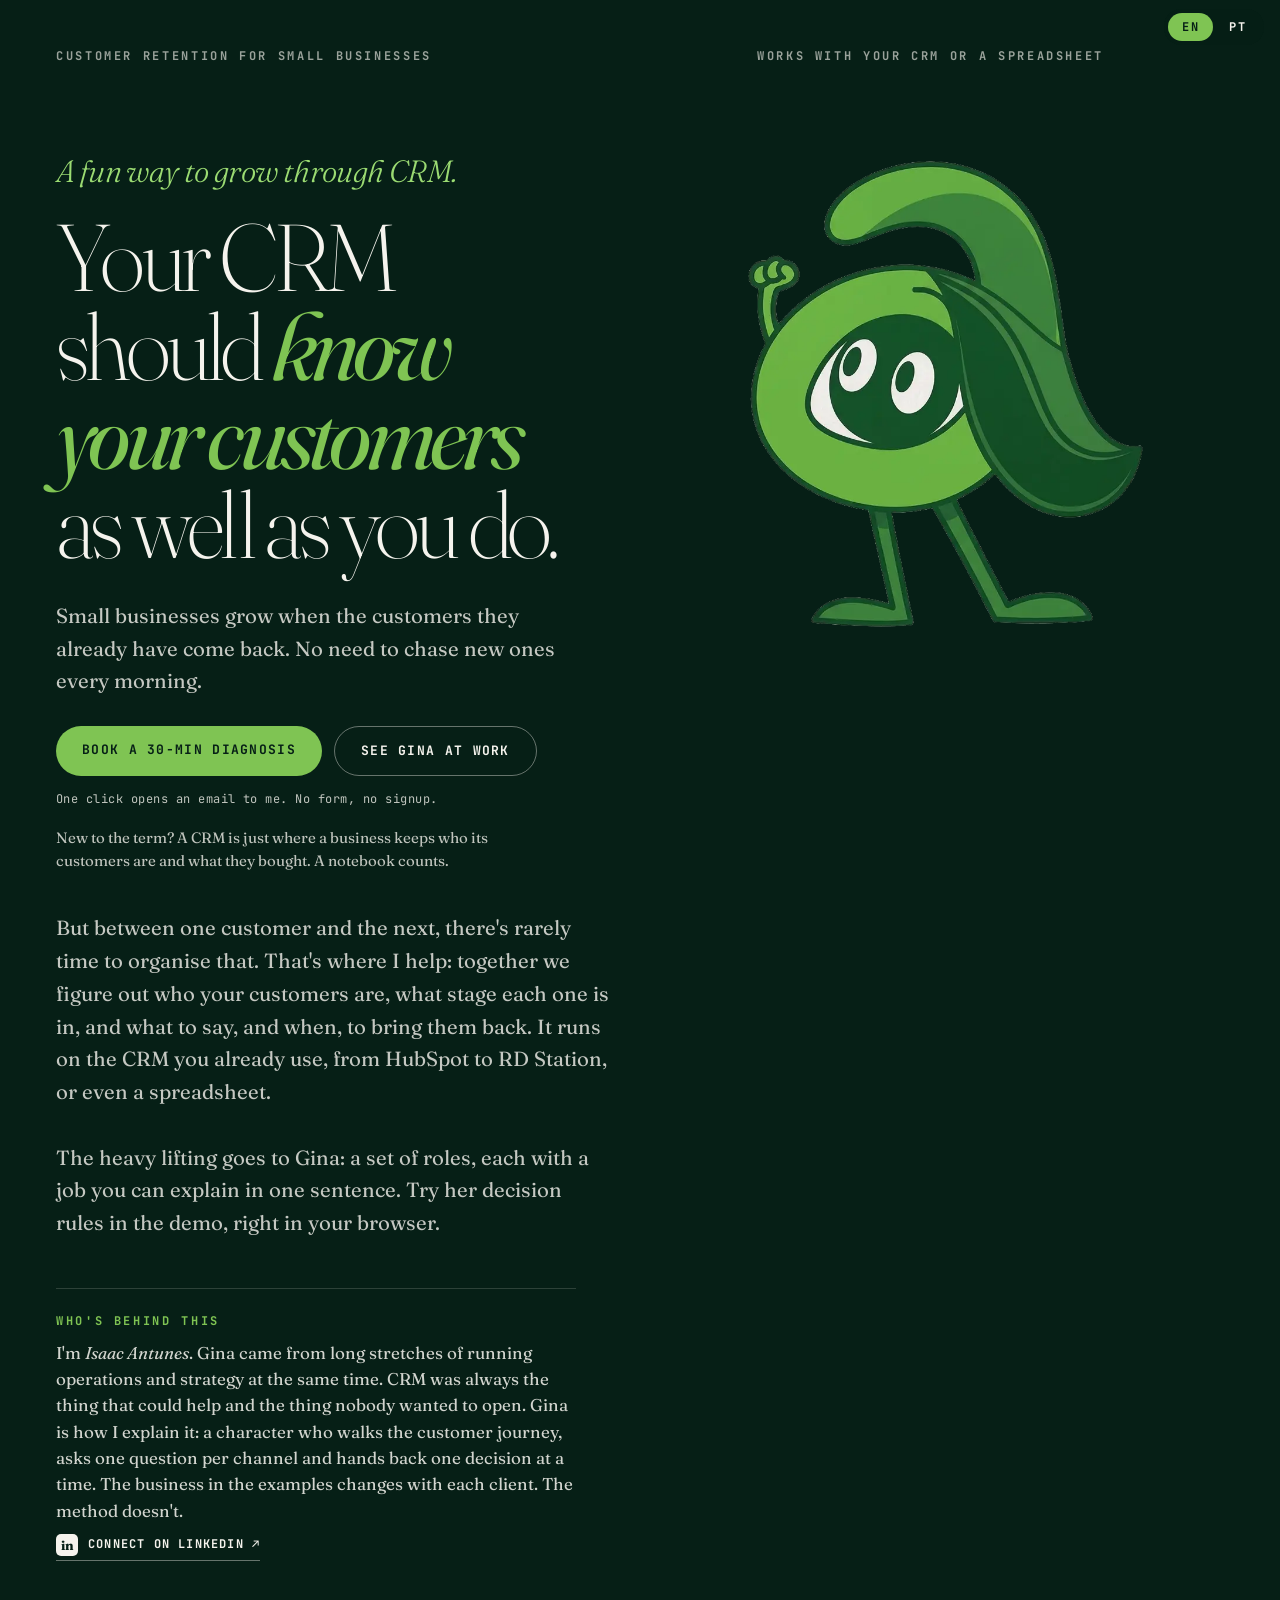
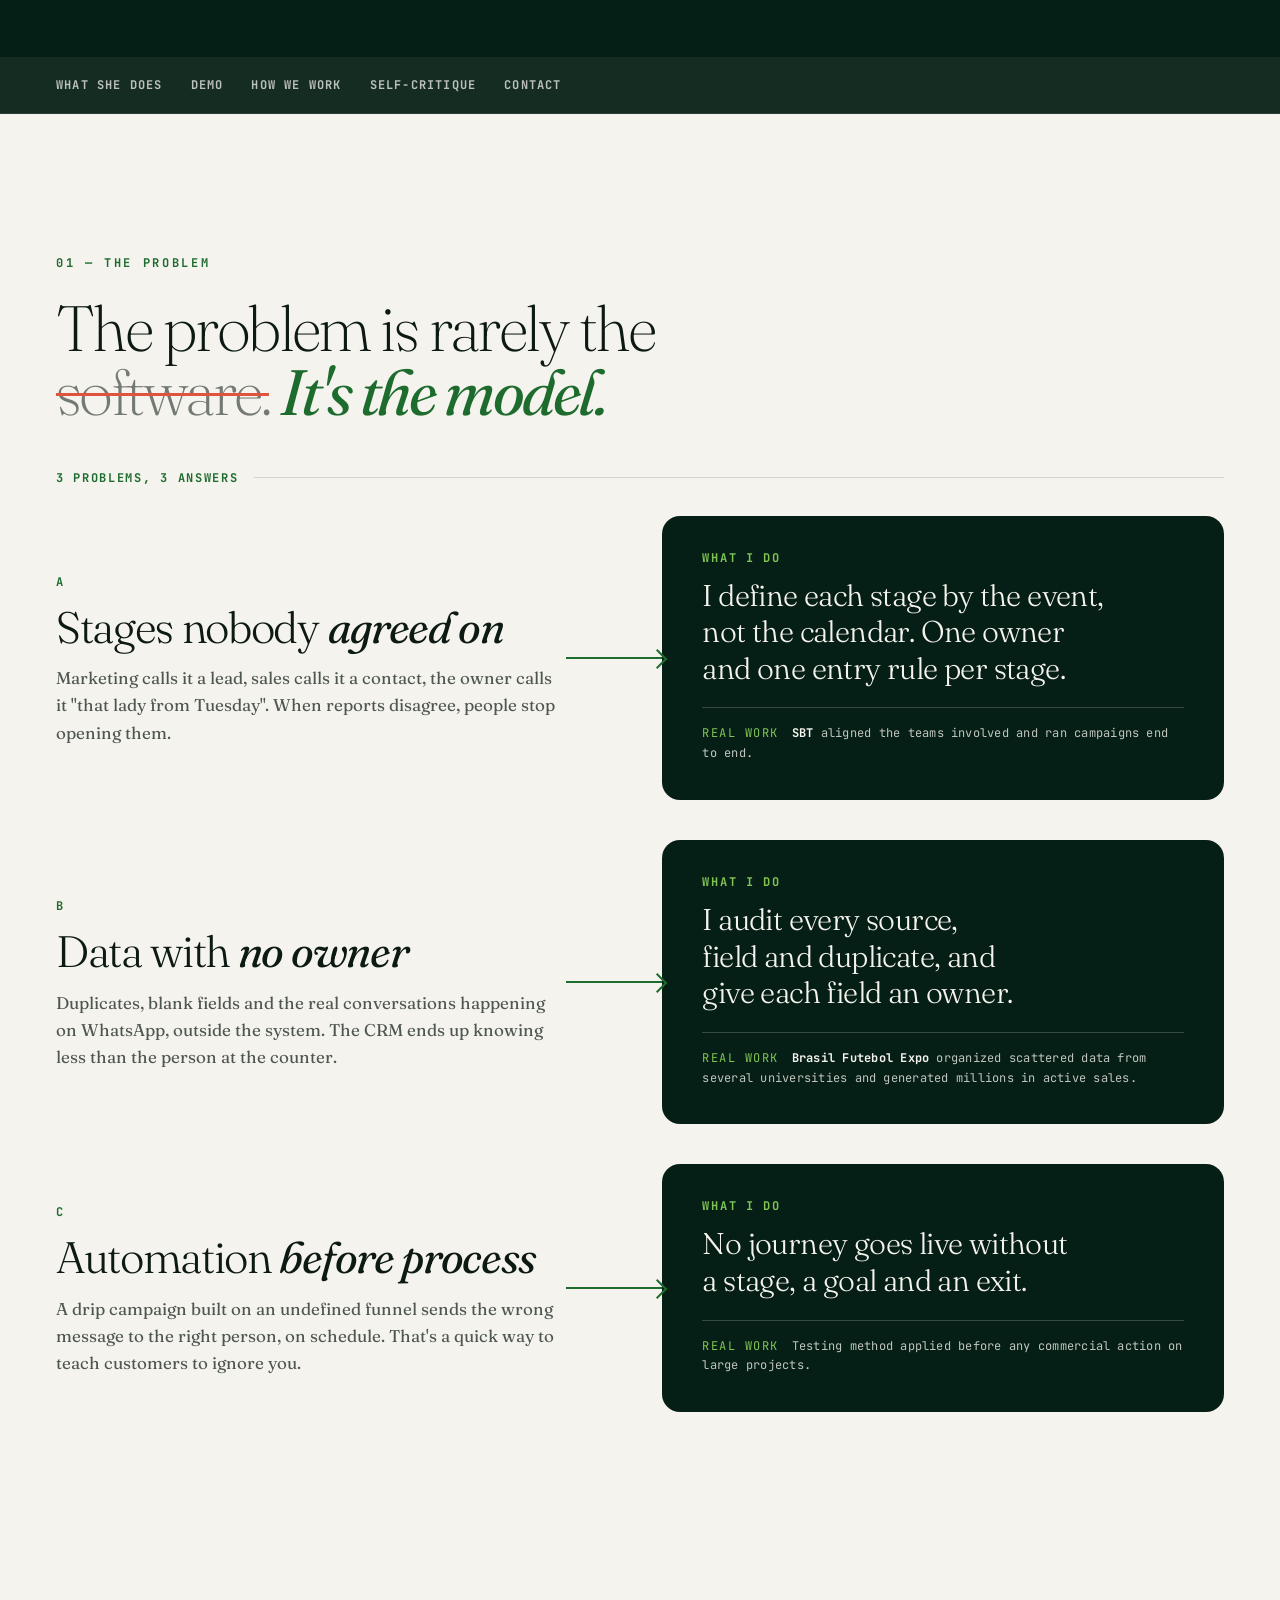
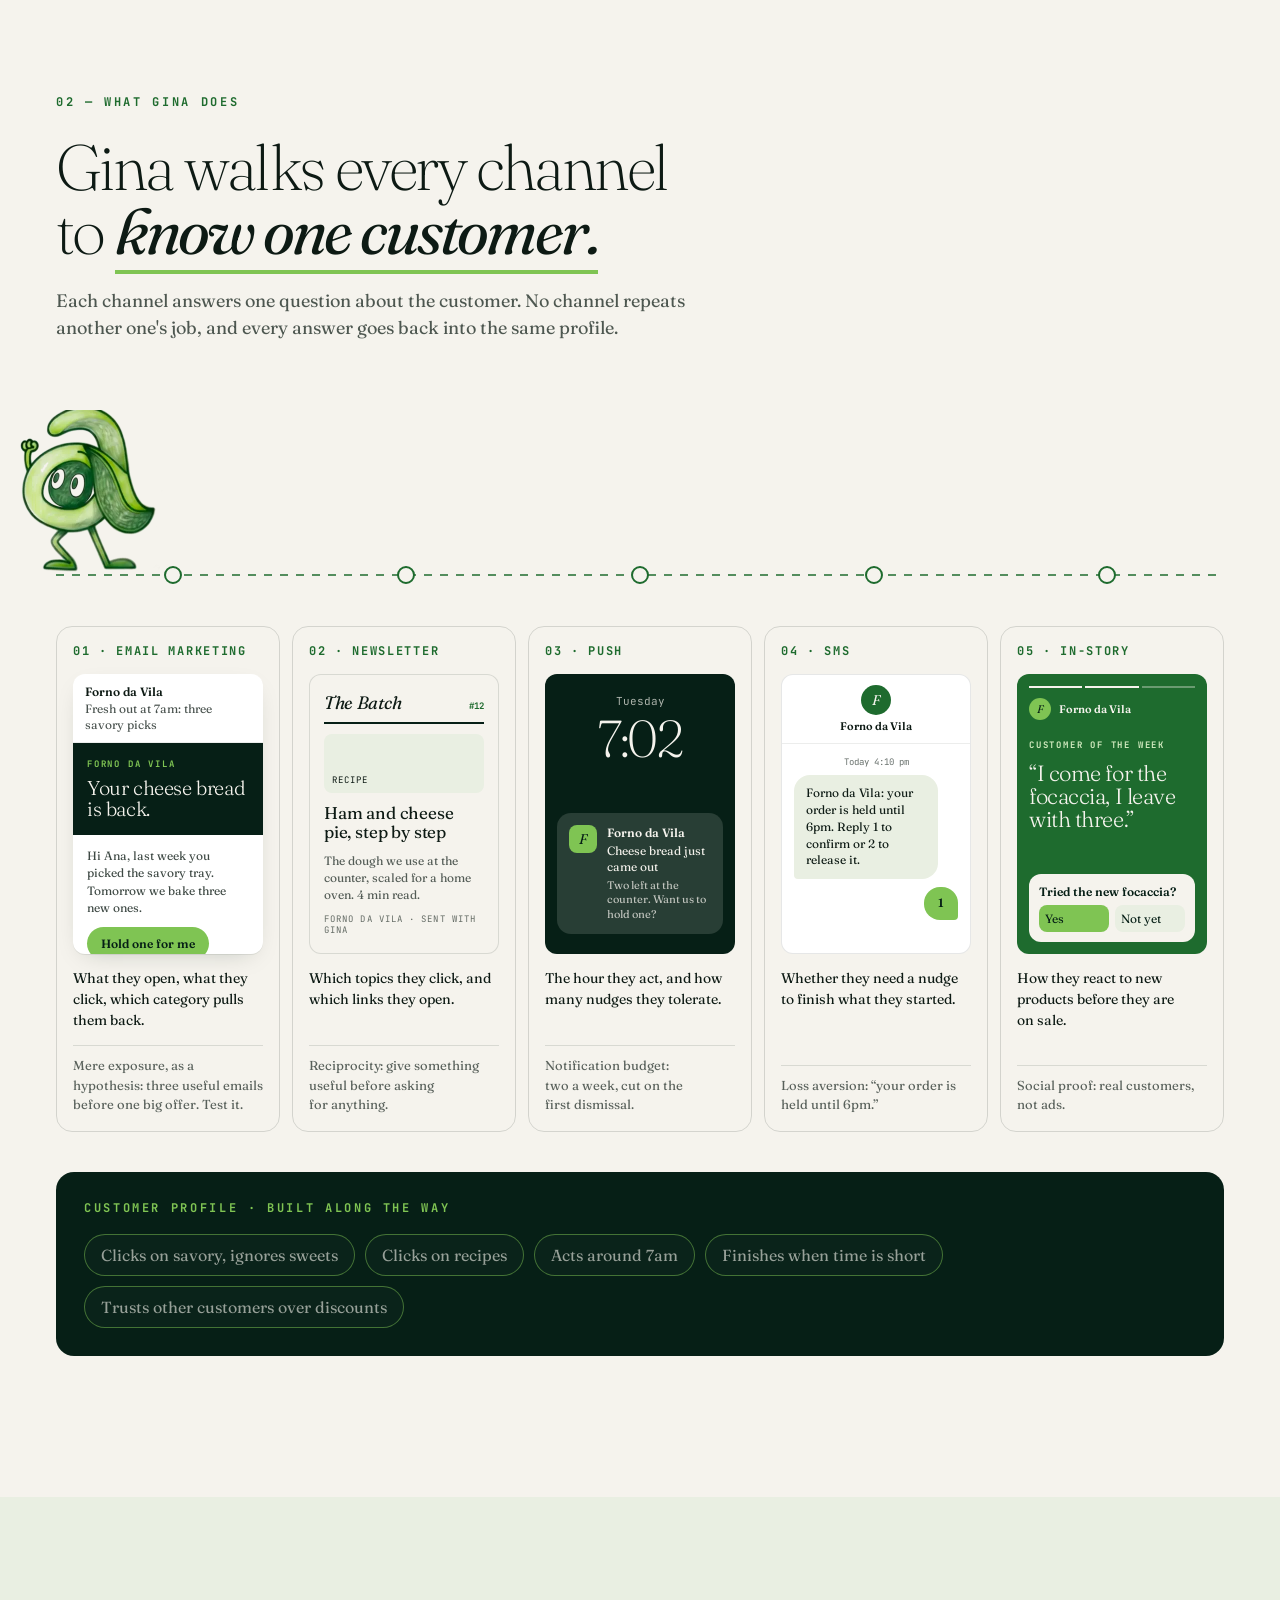
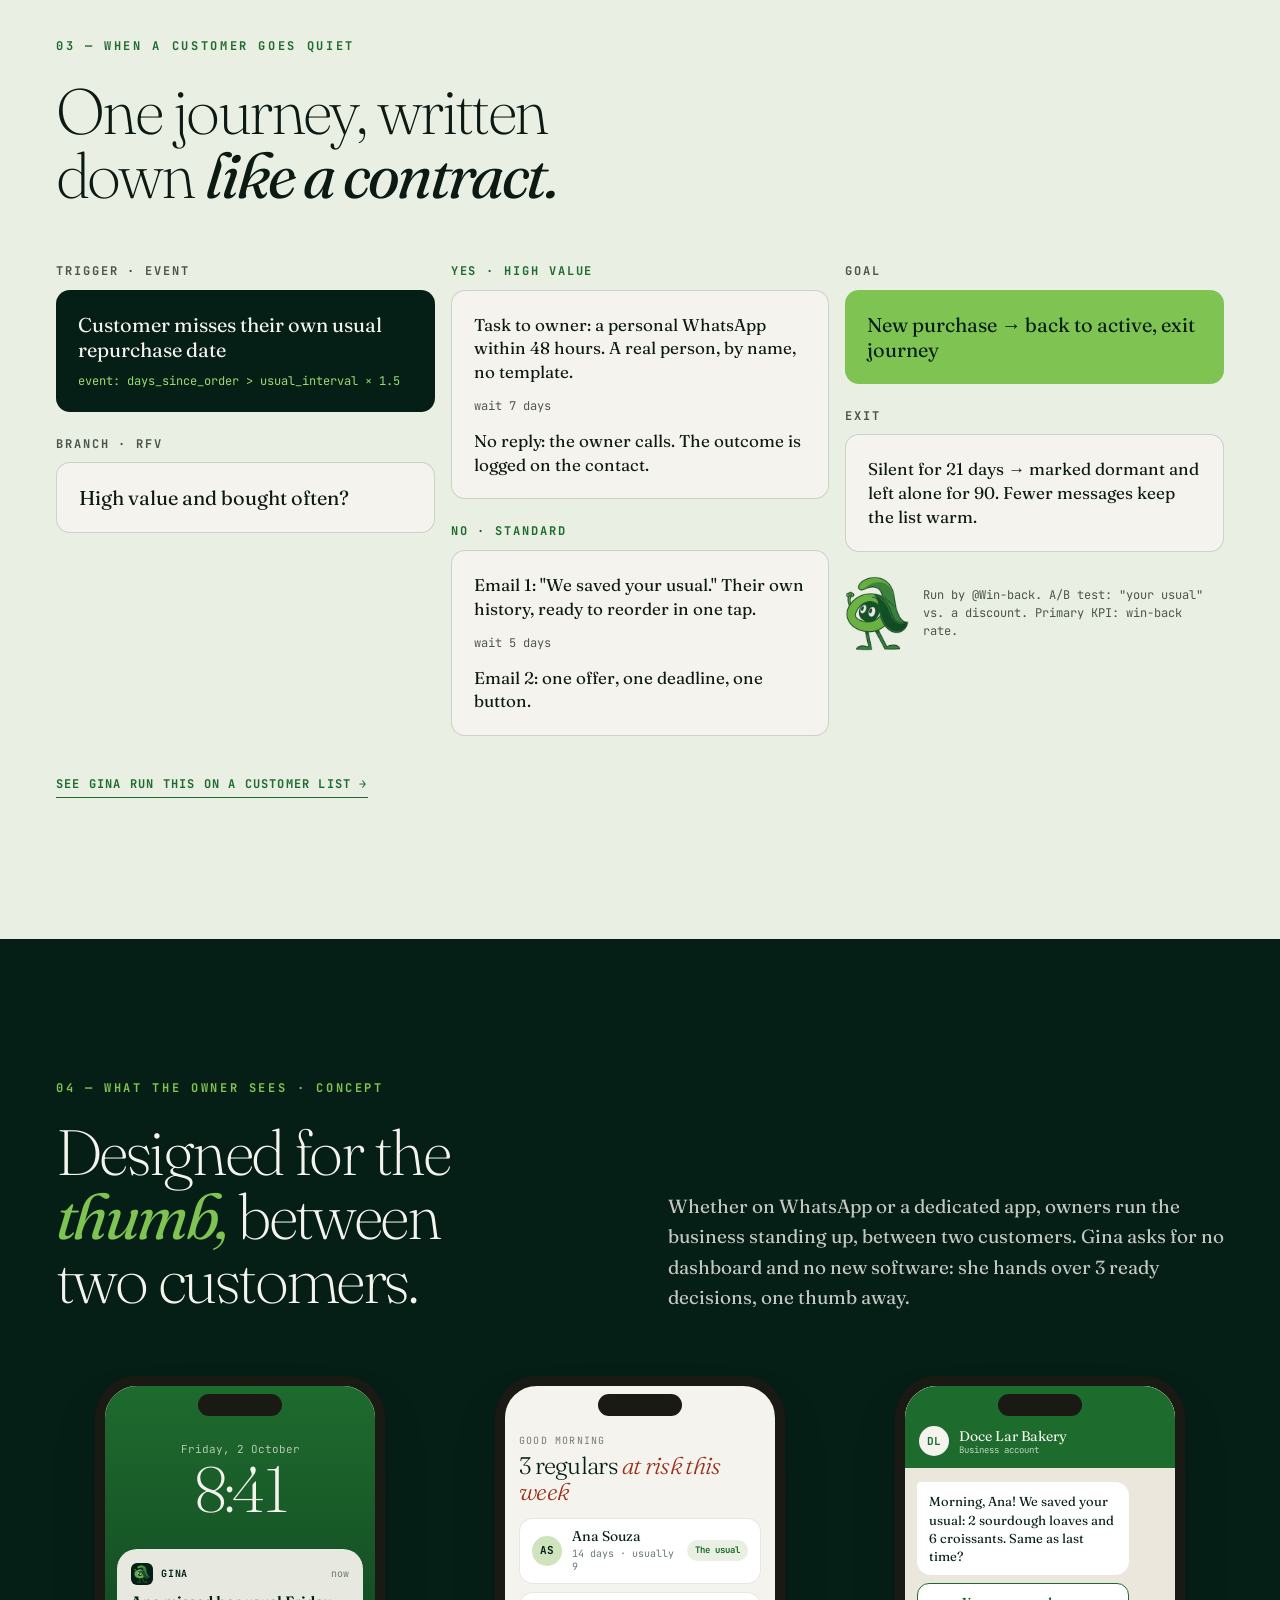
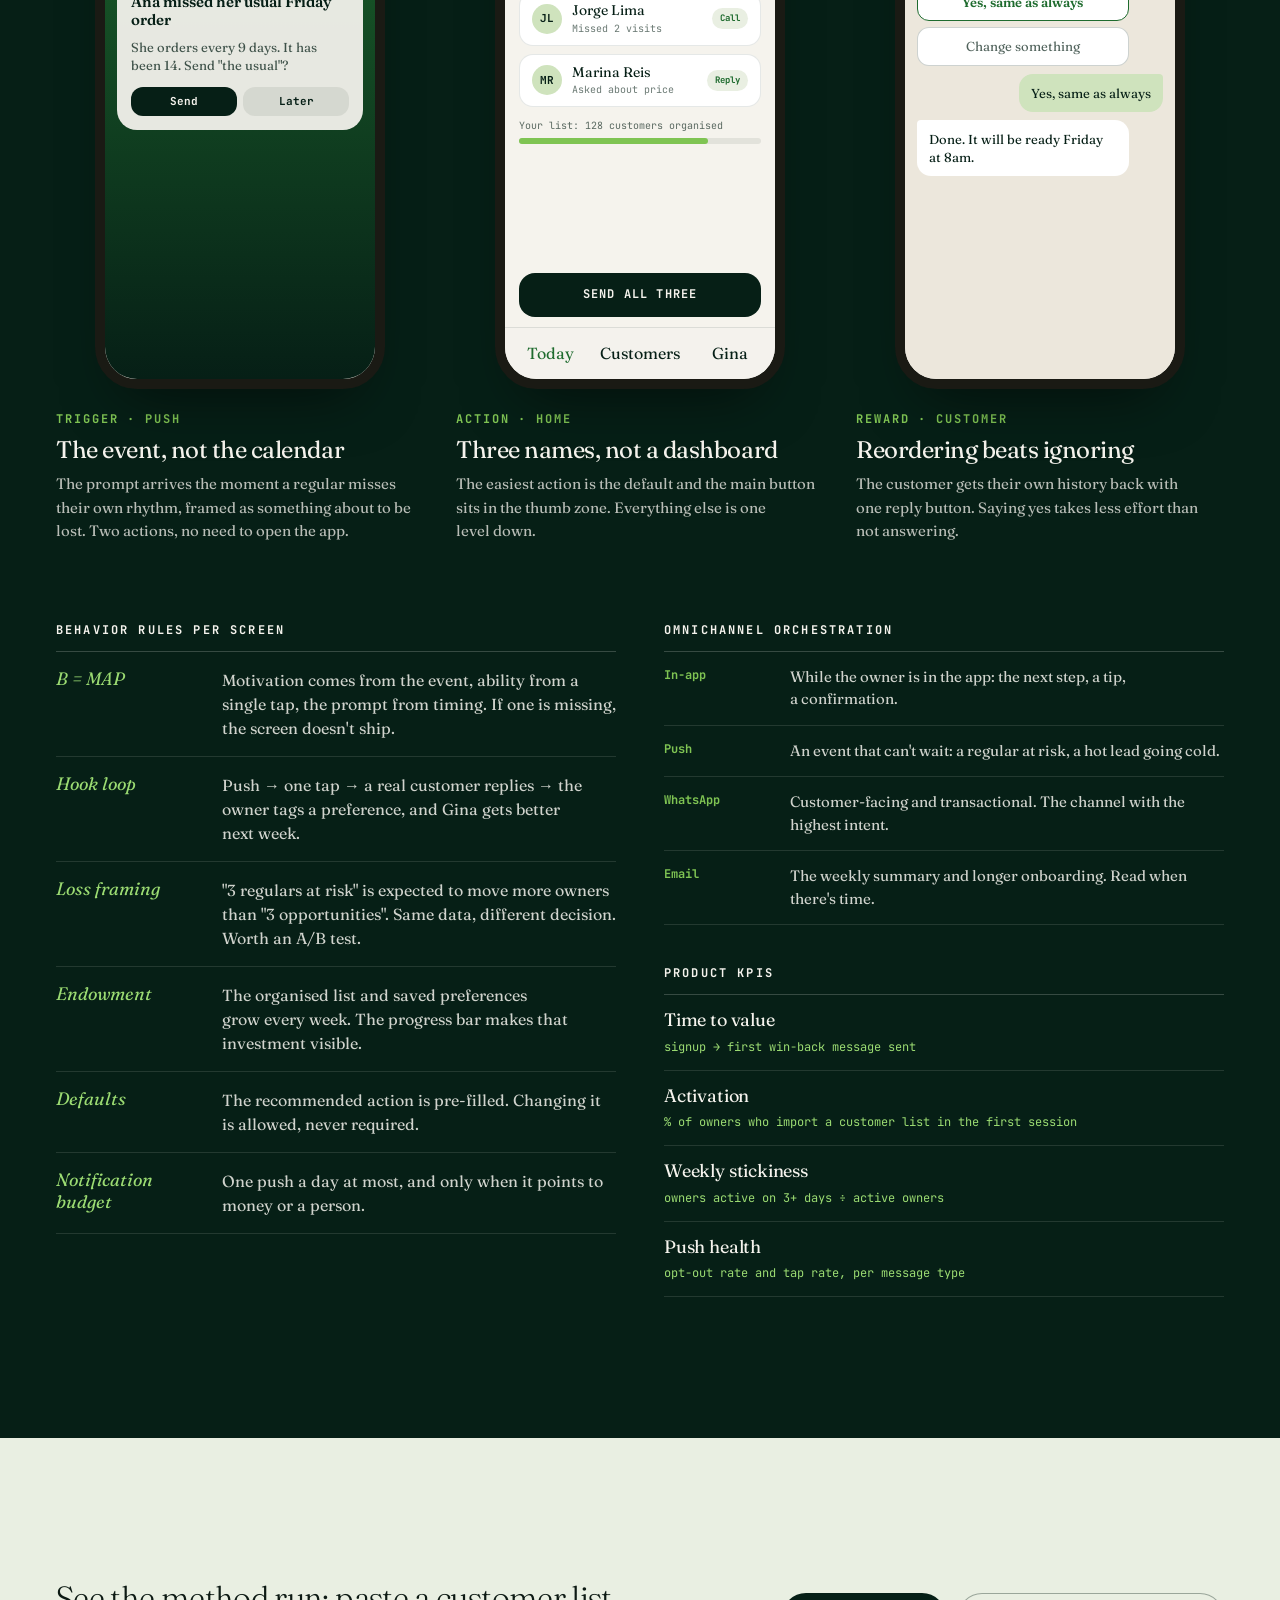
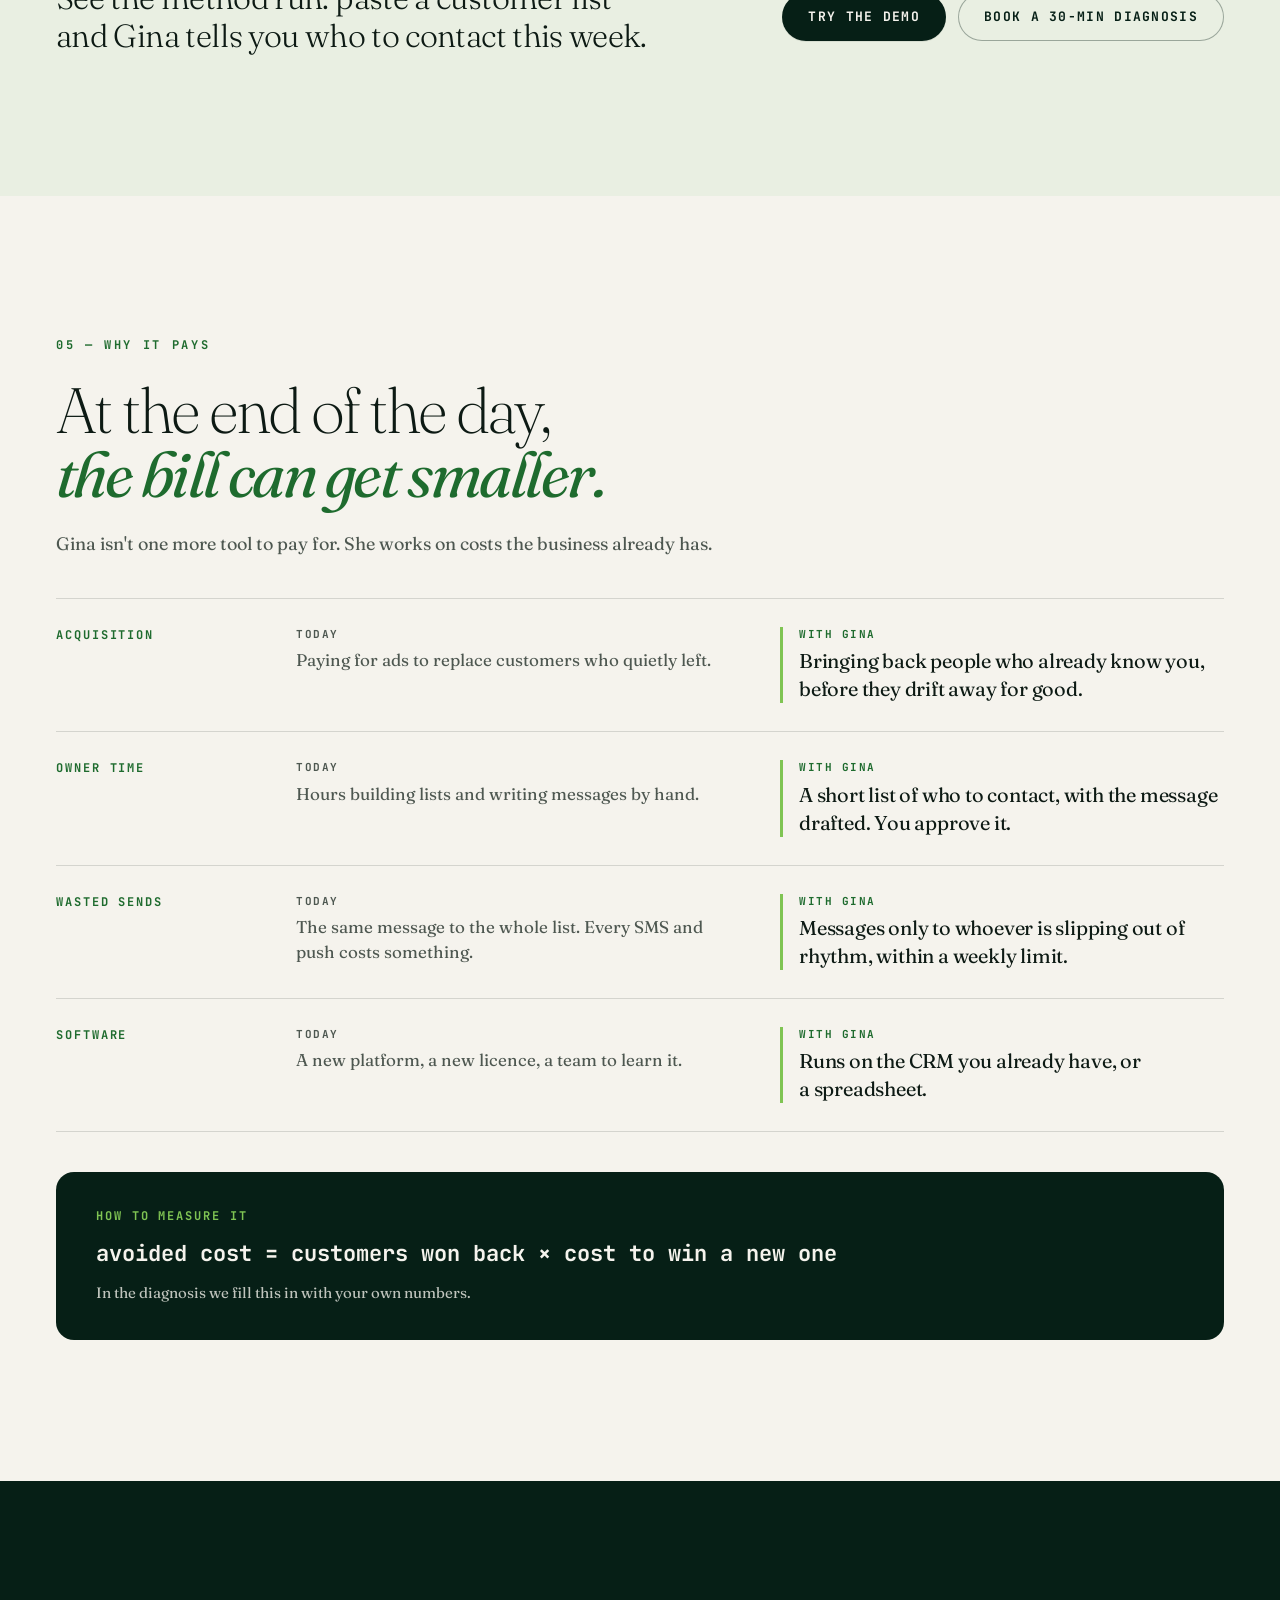
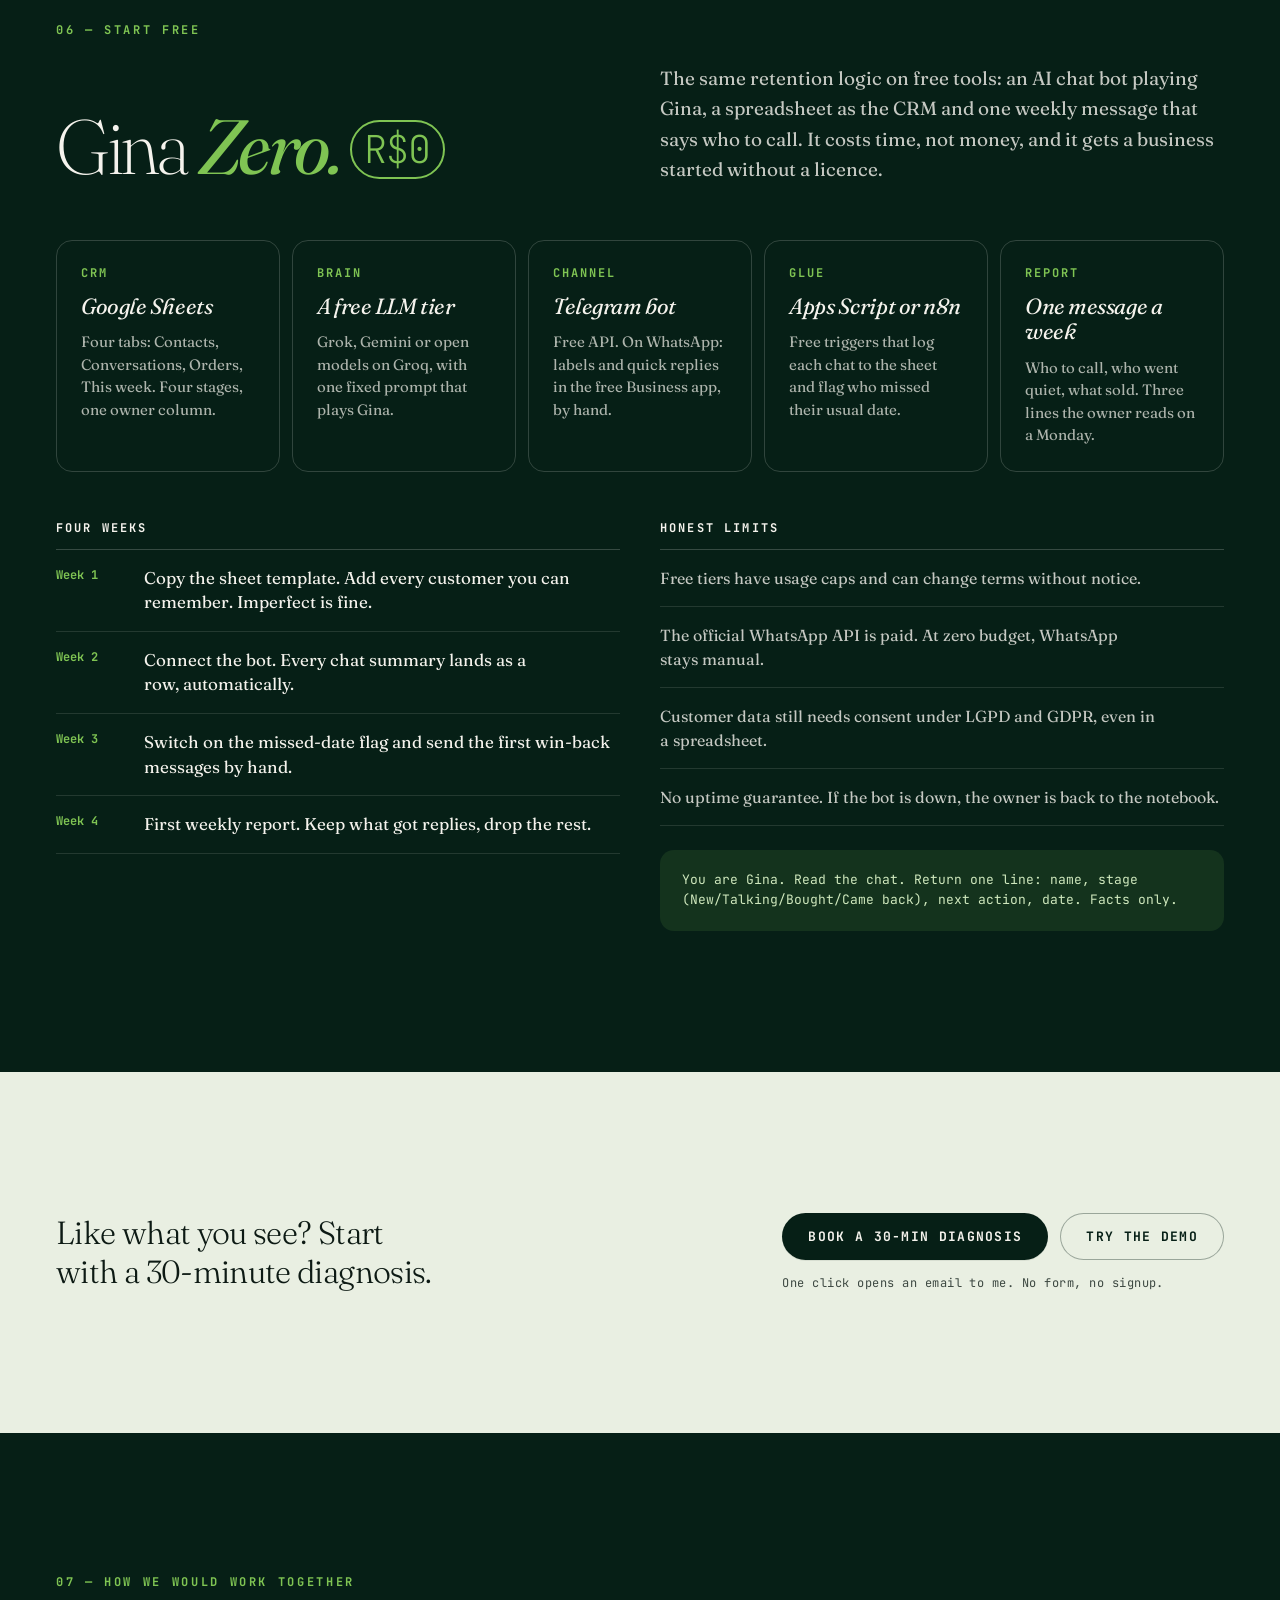
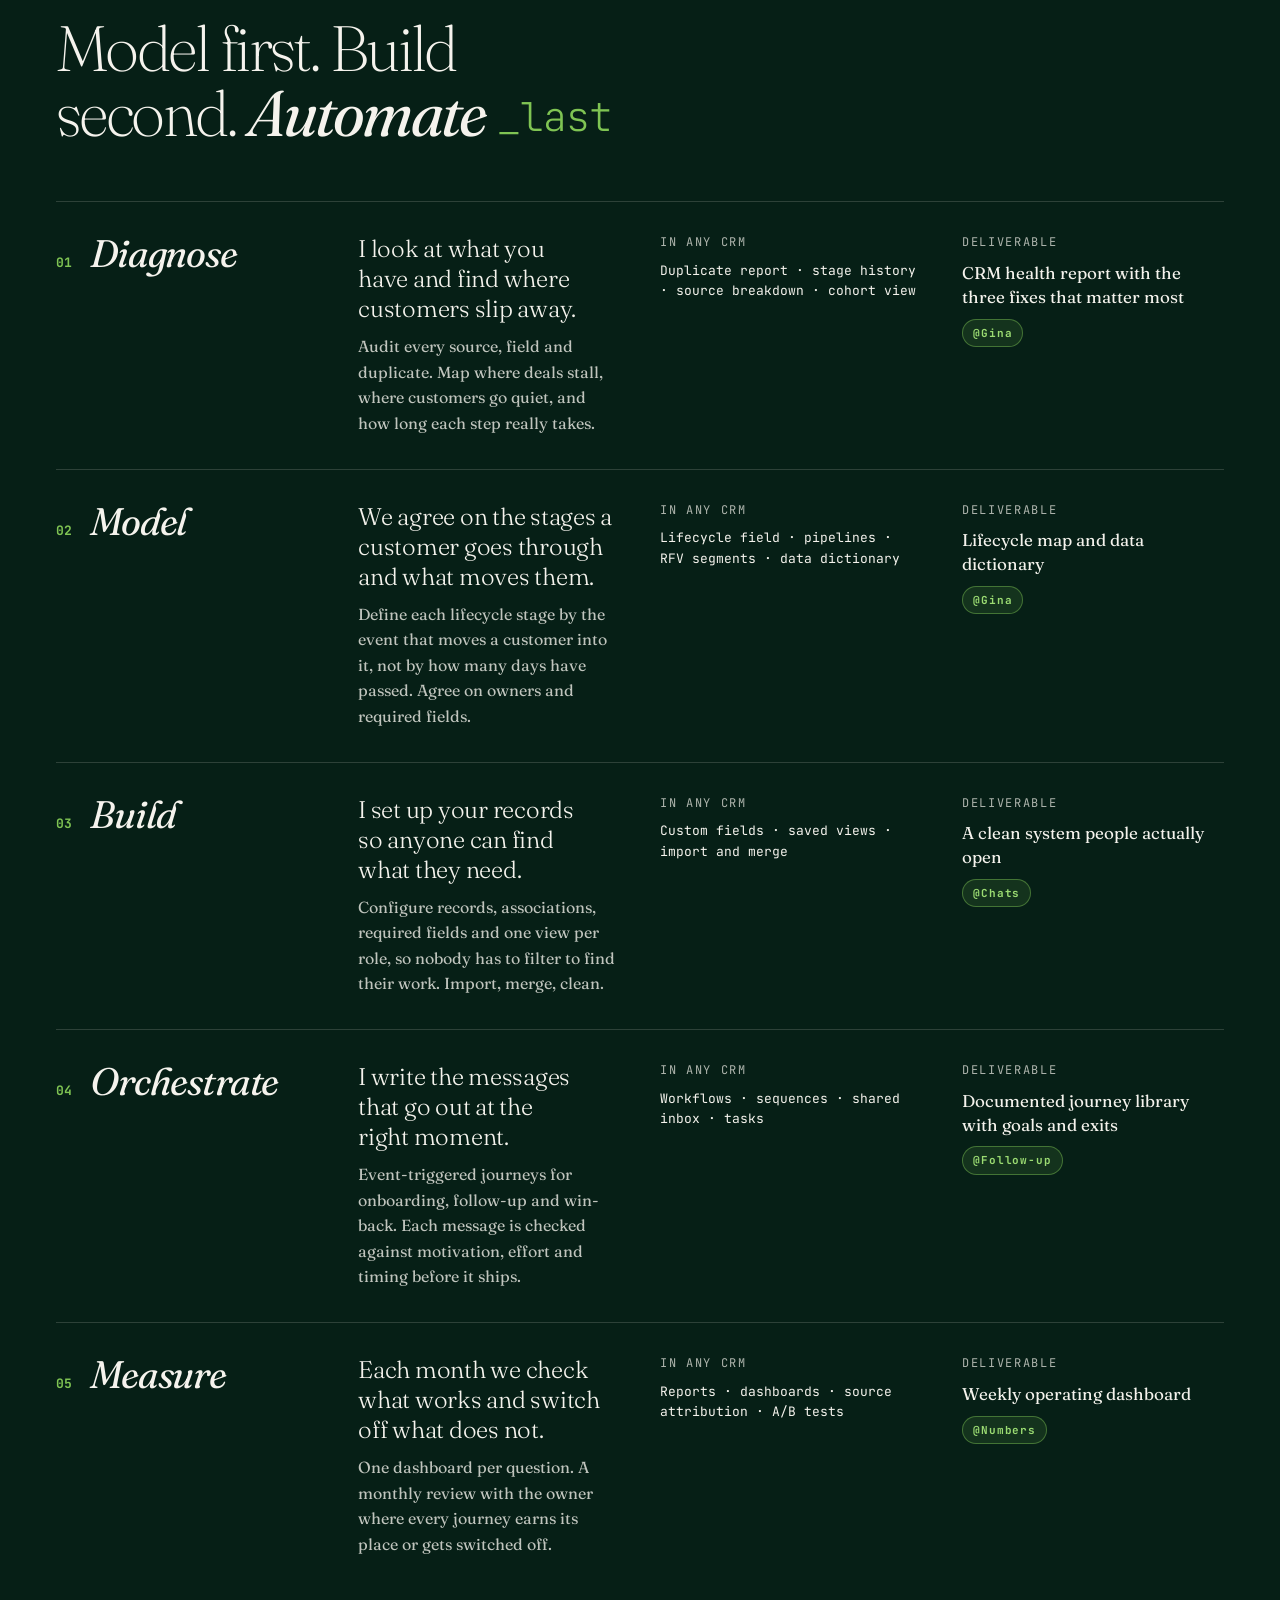
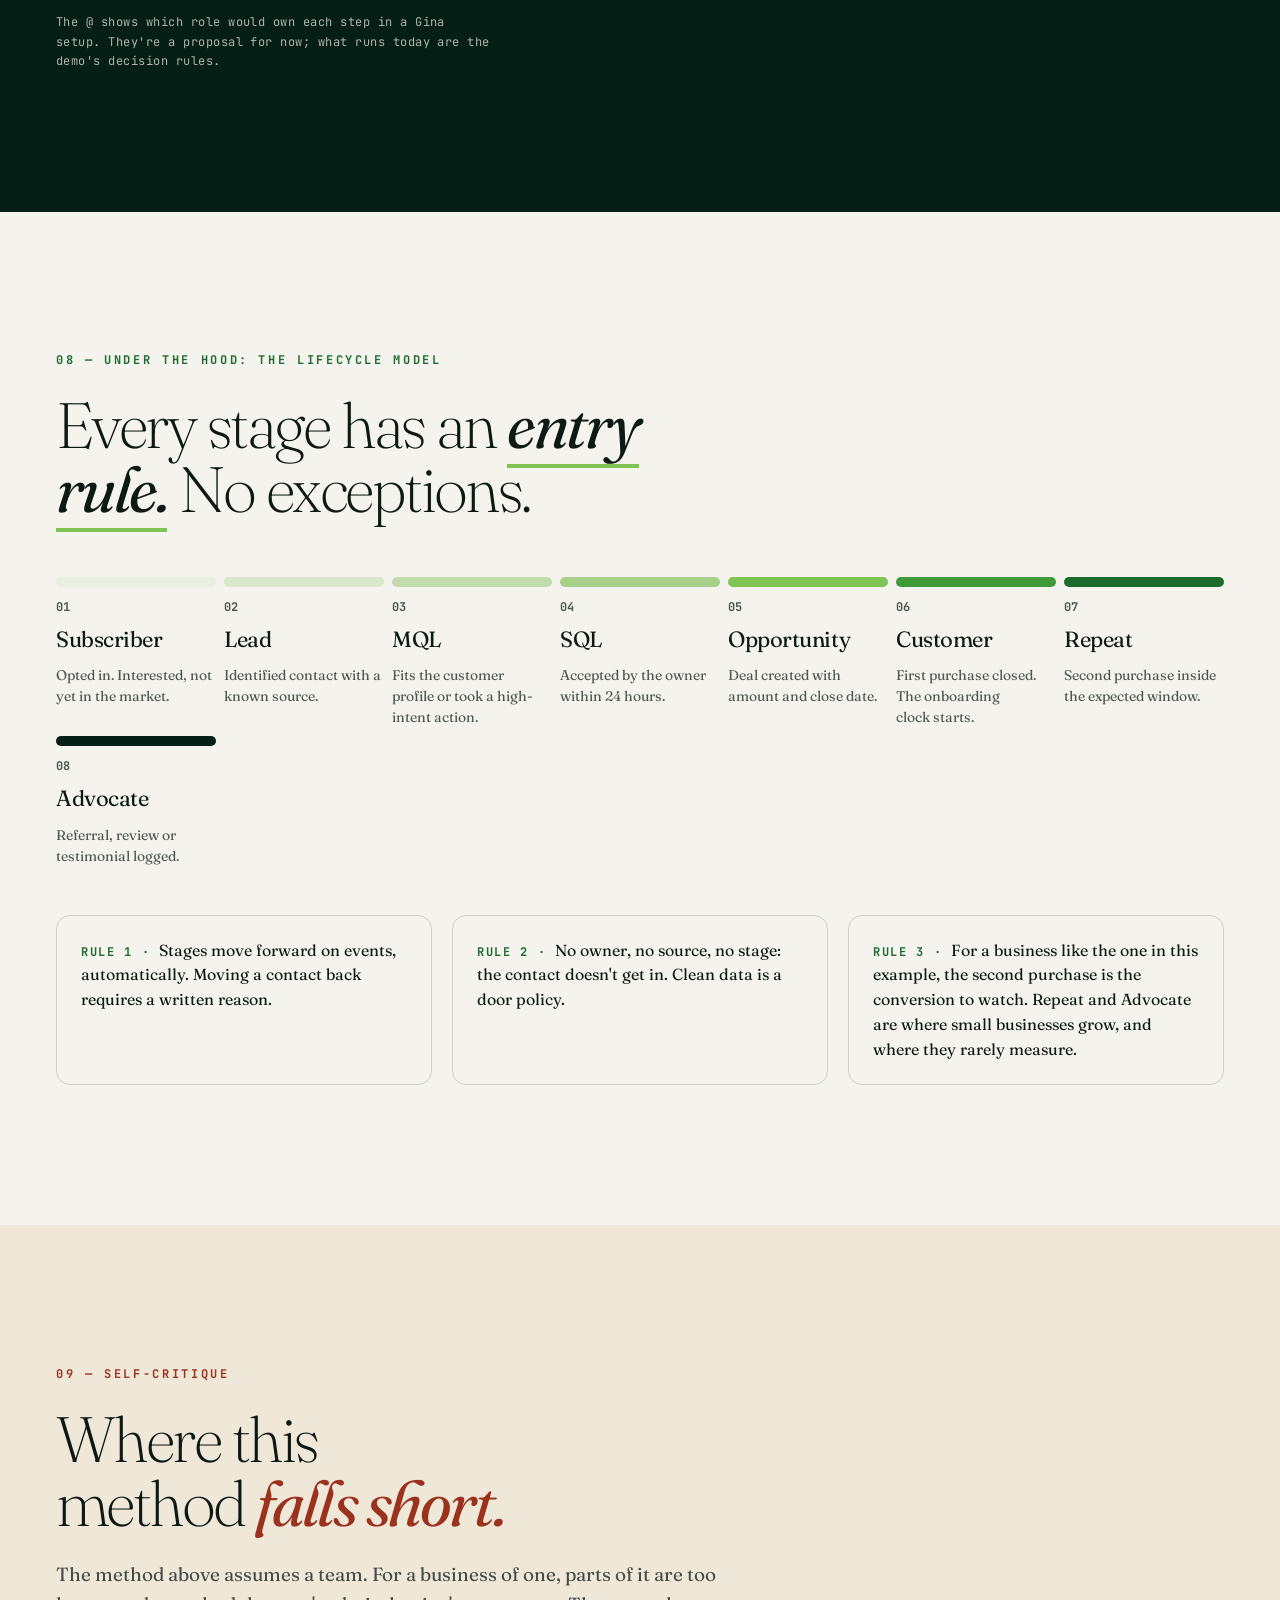
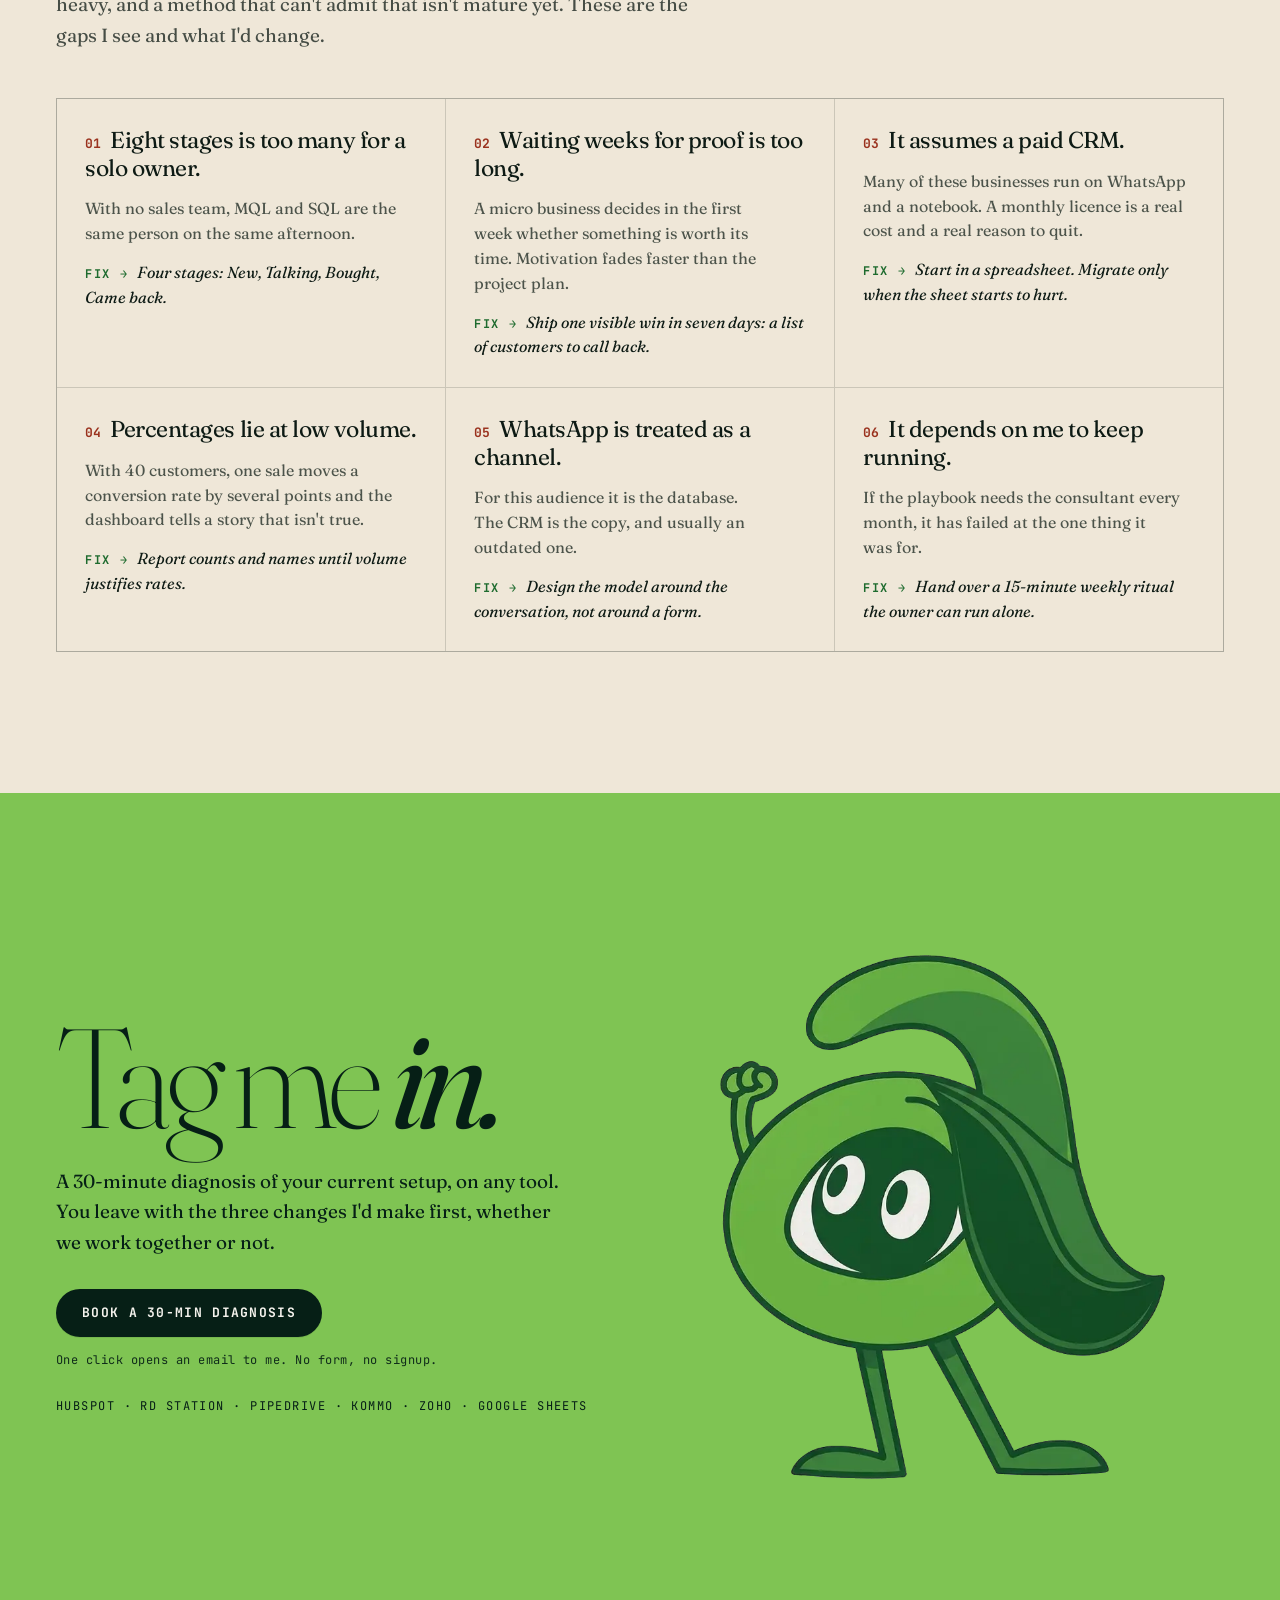
<file: index.html>
<!DOCTYPE html>
<!--
  Gina · CRM Strategy
  © 2026 Isaac Antunes. All rights reserved.
  Generated by build.mjs — edit src/ and rebuild instead of editing this file.
-->
<html lang="en">
<head>
  <meta charset="utf-8">
  <meta name="viewport" content="width=device-width, initial-scale=1">
  <title>CRM strategy · lifecycle marketing and customer retention · Gina</title>
  <meta name="description" content="Small businesses don't grow by chasing new customers every day. They grow when existing buyers come back.">
  <meta name="author" content="Isaac Antunes">
  <meta name="copyright" content="© 2026 Isaac Antunes">
  <meta name="theme-color" content="#061f16">
  <meta property="og:type" content="website">
  <meta property="og:title" content="Gina — CRM strategy and customer retention">
  <meta property="og:description" content="Small businesses don't grow by chasing new customers every day. They grow when existing buyers come back.">
  <meta property="og:url" content="https://isaacantunesfacha-dev.github.io/gina-crm/">
  <meta property="og:image" content="https://isaacantunesfacha-dev.github.io/gina-crm/assets/og-en.jpg">
  <meta property="og:image:width" content="1200">
  <meta property="og:image:height" content="627">
  <meta property="og:image:alt" content="Gina — CRM strategy and customer retention">
  <meta property="og:locale" content="en">
  <meta name="twitter:card" content="summary_large_image">
  <link rel="canonical" href="https://isaacantunesfacha-dev.github.io/gina-crm/">
  <link rel="alternate" hreflang="en" href="https://isaacantunesfacha-dev.github.io/gina-crm/">
  <link rel="alternate" hreflang="pt-BR" href="https://isaacantunesfacha-dev.github.io/gina-crm/pt/">
  <link rel="alternate" hreflang="x-default" href="https://isaacantunesfacha-dev.github.io/gina-crm/">
  <link rel="icon" href="assets/gina-icon.png">
  <link rel="preconnect" href="https://fonts.googleapis.com">
  <link rel="preconnect" href="https://fonts.gstatic.com" crossorigin>
  <link rel="stylesheet" href="https://fonts.googleapis.com/css2?family=Fraunces:ital,opsz,wght@0,9..144,200..700;1,9..144,200..700&family=JetBrains+Mono:wght@400;700&display=swap">
  <link rel="stylesheet" href="css/styles.css">
  <script src="js/keyed-video.js" defer></script>
  <script src="js/journey.js" defer></script>
  <script src="js/nav.js" defer></script>
  <script src="js/ref.js" defer></script>
</head>
<body>
<a class="skip" href="#main">Skip to content</a>

<nav class="lang" aria-label="Language"><a href="./" hreflang="en" aria-current="page">EN</a><a href="pt/" hreflang="pt-BR">PT</a></nav>

<header class="hero section--dark" id="top">
  <div class="wrap">
    <div class="hero__meta"><span>Customer retention for small businesses</span><span>Works with your CRM or a spreadsheet</span></div>
    <div class="hero__grid">
      <div class="hero__head">
        <p class="hero__fun">A fun way to grow through CRM.</p>
        <h1 class="hero__title">Your CRM should <span class="em em--signal">know your customers</span> as well as you do.</h1>
      </div>
      <div class="hero__body">
        <div class="hero__lead"><p>Small businesses grow when the customers they already have come back. No need to chase new ones every morning.</p></div>
        <div class="hero__ctas">
          <a class="btn btn--primary" href="mailto:iantunessp@gmail.com?subject=CRM%20diagnosis%20-%20Gina">Book a 30-min diagnosis</a>
          <a class="btn btn--ghost" href="demo/">See Gina at work</a>
        </div>
        <p class="cta-note">One click opens an email to me. No form, no signup.</p>
        <p class="hero__gloss">New to the term? A CRM is just where a business keeps who its customers are and what they bought. A notebook counts.</p>
        <div class="hero__lead hero__lead--more"><p>But between one customer and the next, there's rarely time to organise that. That's where I help: together we figure out who your customers are, what stage each one is in, and what to say, and when, to bring them back. It runs on the CRM you already use, from HubSpot to RD Station, or even a spreadsheet.</p><p>The heavy lifting goes to Gina: a set of roles, each with a job you can explain in one sentence. Try her decision rules in the demo, right in your browser.</p></div>
        <div class="who">
          <p class="eyebrow">Who's behind this</p>
          <p>I'm <span class="em">Isaac Antunes</span>. Gina came from long stretches of running operations and strategy at the same time. CRM was always the thing that could help and the thing nobody wanted to open. Gina is how I explain it: a character who walks the customer journey, asks one question per channel and hands back one decision at a time. The business in the examples changes with each client. The method doesn't.</p>
          <a class="who__link" href="https://www.linkedin.com/in/isaacnandes/" target="_blank" rel="noopener"><span class="who__in" aria-hidden="true">in</span>Connect on LinkedIn ↗</a>
        </div>
      </div>
      <div class="hero__art">
        <keyed-video src="assets/gina-anim-wave.mp4" crop="290,30,700,600" masks="842,0,200,180|280,576,225,144|945,0,60,720" scale="0.6" mobile-src="assets/gina-anim-wave-m.mp4" mobile-crop="0,0,420,360" mobile-masks="331,-18,120,108|-6,328,135,86|393,-18,36,432" mobile-scale="1" aria-hidden="true"><img src="assets/gina-flat.webp" alt="" width="460" height="539" fetchpriority="high"></keyed-video>
      </div>
    </div>
  </div>
</header>

<nav class="jump" aria-label="Sections" data-jump>
  <div class="jump__inner">
    <a href="#journey">What she does</a>
    <a href="demo/">Demo</a>
    <a href="#method">How we work</a>
    <a href="#critique">Self-critique</a>
    <a href="#contact">Contact</a>
  </div>
</nav>

<main id="main">

<section class="section wrap" aria-labelledby="s1">
  <p class="eyebrow">01 — The problem</p>
  <h2 class="title title--narrow" id="s1">The problem is rarely the <s class="strike">software.</s> <span class="em em--accent">It's the model.</span></h2>
  <p class="fixes__head">3 problems, 3 answers</p>
  <ol class="fixes">
    <li class="fix">
      <div class="fix__problem">
        <span class="fix__k">A</span>
        <h3 class="fix__t">Stages nobody <span class="em">agreed on</span></h3>
        <p class="fix__d">Marketing calls it a lead, sales calls it a contact, the owner calls it &quot;that lady from Tuesday&quot;. When reports disagree, people stop opening them.</p>
      </div>
      <span class="fix__arrow" aria-hidden="true"></span>
      <div class="fix__answer">
        <p class="fix__label">What I do</p>
        <p class="fix__a">I define each stage by the event, not the calendar. One owner and one entry rule per stage.</p>
        <p class="fix__proof"><span>Real work</span> <b>SBT</b> aligned the teams involved and ran campaigns end to end.</p>
      </div>
    </li>
    <li class="fix">
      <div class="fix__problem">
        <span class="fix__k">B</span>
        <h3 class="fix__t">Data with <span class="em">no owner</span></h3>
        <p class="fix__d">Duplicates, blank fields and the real conversations happening on WhatsApp, outside the system. The CRM ends up knowing less than the person at the counter.</p>
      </div>
      <span class="fix__arrow" aria-hidden="true"></span>
      <div class="fix__answer">
        <p class="fix__label">What I do</p>
        <p class="fix__a">I audit every source, field and duplicate, and give each field an owner.</p>
        <p class="fix__proof"><span>Real work</span> <b>Brasil Futebol Expo</b> organized scattered data from several universities and generated millions in active sales.</p>
      </div>
    </li>
    <li class="fix">
      <div class="fix__problem">
        <span class="fix__k">C</span>
        <h3 class="fix__t">Automation <span class="em">before process</span></h3>
        <p class="fix__d">A drip campaign built on an undefined funnel sends the wrong message to the right person, on schedule. That's a quick way to teach customers to ignore you.</p>
      </div>
      <span class="fix__arrow" aria-hidden="true"></span>
      <div class="fix__answer">
        <p class="fix__label">What I do</p>
        <p class="fix__a">No journey goes live without a stage, a goal and an exit.</p>
        <p class="fix__proof"><span>Real work</span> Testing method applied before any commercial action on large projects.</p>
      </div>
    </li>
  </ol>
</section>

<section class="section" id="journey" aria-labelledby="sJ" data-journey>
  <div class="wrap">
    <p class="eyebrow">02 — What Gina does</p>
    <h2 class="title" id="sJ">Gina walks every channel to <span class="em em--underline">know one customer.</span></h2>
    <p class="intro">Each channel answers one question about the customer. No channel repeats another one's job, and every answer goes back into the same profile.</p>

    <div class="track" aria-hidden="true">
      <div class="track__line"></div>
      <span class="track__stop" style="--x:10%" data-stop></span><span class="track__stop" style="--x:30%" data-stop></span><span class="track__stop" style="--x:50%" data-stop></span><span class="track__stop" style="--x:70%" data-stop></span><span class="track__stop" style="--x:90%" data-stop></span>
      <img class="walker" src="assets/gina-walk/f1.webp" alt="" data-walker data-frames="assets/gina-walk/">
    </div>

    <div class="grid channels">
      <article class="channel" data-channel>
        <span class="label channel__k">01 · Email marketing</span>
        <div class="mock mock--email" aria-hidden="true">
          <div class="mock__head"><strong>Forno da Vila</strong><span>Fresh out at 7am: three savory picks</span></div>
          <div class="mock__hero"><p class="mock__k">Forno da Vila</p><p>Your cheese bread is back.</p></div>
          <div class="mock__body"><span>Hi Ana, last week you picked the savory tray. Tomorrow we bake three new ones.</span><span class="mock__cta">Hold one for me</span><span class="mock__by">Sent with Gina</span></div>
        </div>
        <p class="channel__learn">What they open, what they click, which category pulls them back.</p>
        <p class="channel__why">Mere exposure, as a hypothesis: three useful emails before one big offer. Test it.</p>
      </article>
      <article class="channel" data-channel>
        <span class="label channel__k">02 · Newsletter</span>
        <div class="mock mock--news" aria-hidden="true">
          <div class="mock__mast"><span>The Batch</span><span>#12</span></div>
          <div class="mock__img">Recipe</div>
          <span class="mock__title">Ham and cheese pie, step by step</span>
          <span class="mock__text">The dough we use at the counter, scaled for a home oven. 4 min read.</span>
          <span class="mock__by">Forno da Vila · Sent with Gina</span>
        </div>
        <p class="channel__learn">Which topics they click, and which links they open.</p>
        <p class="channel__why">Reciprocity: give something useful before asking for anything.</p>
      </article>
      <article class="channel" data-channel>
        <span class="label channel__k">03 · Push</span>
        <div class="mock mock--push" aria-hidden="true">
          <span class="mock__day">Tuesday</span>
          <span class="mock__time">7:02</span>
          <div class="mock__note">
            <span class="mock__logo">F</span>
            <div><strong>Forno da Vila</strong><span>Cheese bread just came out</span><span>Two left at the counter. Want us to hold one?</span></div>
          </div>
        </div>
        <p class="channel__learn">The hour they act, and how many nudges they tolerate.</p>
        <p class="channel__why">Notification budget: two a week, cut on the first dismissal.</p>
      </article>
      <article class="channel" data-channel>
        <span class="label channel__k">04 · SMS</span>
        <div class="mock mock--sms" aria-hidden="true">
          <div class="mock__head"><span class="mock__logo">F</span><span>Forno da Vila</span></div>
          <div class="mock__thread">
            <span class="mock__stamp">Today 4:10 pm</span>
            <span class="bubble-in">Forno da Vila: your order is held until 6pm. Reply 1 to confirm or 2 to release it.</span>
            <span class="bubble-out">1</span>
          </div>
        </div>
        <p class="channel__learn">Whether they need a nudge to finish what they started.</p>
        <p class="channel__why">Loss aversion: “your order is held until 6pm.”</p>
      </article>
      <article class="channel" data-channel>
        <span class="label channel__k">05 · In-story</span>
        <div class="mock mock--story" aria-hidden="true">
          <div class="mock__bars"><span></span><span></span><span></span></div>
          <div class="mock__who"><span class="mock__logo">F</span><span>Forno da Vila</span></div>
          <span class="mock__k">Customer of the week</span>
          <span class="mock__quote">“I come for the focaccia, I leave with three.”</span>
          <div class="mock__poll"><strong>Tried the new focaccia?</strong><div><span>Yes</span><span>Not yet</span></div></div>
        </div>
        <p class="channel__learn">How they react to new products before they are on sale.</p>
        <p class="channel__why">Social proof: real customers, not ads.</p>
      </article>
    </div>

    <div class="profile">
      <p class="eyebrow">Customer profile · built along the way</p>
      <ul class="profile__traits"><li data-trait>Clicks on savory, ignores sweets</li><li data-trait>Clicks on recipes</li><li data-trait>Acts around 7am</li><li data-trait>Finishes when time is short</li><li data-trait>Trusts other customers over discounts</li></ul>
    </div>
  </div>
</section>

<section class="section section--mint" aria-labelledby="s4">
  <div class="wrap">
    <p class="eyebrow">03 — When a customer goes quiet</p>
    <h2 class="title" id="s4">One journey, written down <span class="em">like a contract.</span></h2>
    <div class="grid flow">
      <div class="flow__col">
        <p class="label">Trigger · event</p>
        <div class="node node--dark node--big"><p>Customer misses their own usual repurchase date</p><p class="node__code">event: days_since_order &gt; usual_interval × 1.5</p></div>
        <p class="label">Branch · RFV</p>
        <div class="node node--light node--big"><p>High value and bought often?</p></div>
      </div>
      <div class="flow__col">
        <p class="label label--accent">Yes · high value</p>
        <div class="node node--light node--stack"><p>Task to owner: a personal WhatsApp within 48 hours. A real person, by name, no template.</p><p class="node__wait">wait 7 days</p><p>No reply: the owner calls. The outcome is logged on the contact.</p></div>
        <p class="label label--accent">No · standard</p>
        <div class="node node--light node--stack"><p>Email 1: &quot;We saved your usual.&quot; Their own history, ready to reorder in one tap.</p><p class="node__wait">wait 5 days</p><p>Email 2: one offer, one deadline, one button.</p></div>
      </div>
      <div class="flow__col">
        <p class="label">Goal</p>
        <div class="node node--signal node--big"><p>New purchase → back to active, exit journey</p></div>
        <p class="label">Exit</p>
        <div class="node node--light"><p>Silent for 21 days → marked dormant and left alone for 90. Fewer messages keep the list warm.</p></div>
        <div class="flow__run"><img src="assets/gina-flat.webp" alt="" width="64" height="75" loading="lazy"><p>Run by @Win-back. A/B test: &quot;your usual&quot; vs. a discount. Primary KPI: win-back rate.</p></div>
      </div>
    </div>
    <a class="demo-link" href="demo/">See Gina run this on a customer list →</a>
  </div>
</section>

<section class="section section--dark" aria-labelledby="sM">
  <div class="wrap">
    <p class="eyebrow">04 — What the owner sees · concept</p>
    <div class="split">
      <h2 class="title" id="sM">Designed for the <span class="em em--signal">thumb,</span> between two customers.</h2>
      <p class="mobile__lead">Whether on WhatsApp or a dedicated app, owners run the business standing up, between two customers. Gina asks for no dashboard and no new software: she hands over 3 ready decisions, one thumb away.</p>
    </div>

    <div class="grid phones">
      <figure class="phone-card">
        <div class="phone"><div class="phone__screen screen-lock">
          <p class="screen-lock__day">Friday, 2 October</p>
          <p class="screen-lock__time">8:41</p>
          <div class="push">
            <div class="push__app"><img src="assets/gina-flat.webp" alt="" loading="lazy"><span>Gina</span><span>now</span></div>
            <p class="push__t">Ana missed her usual Friday order</p>
            <p class="push__b">She orders every 9 days. It has been 14. Send &quot;the usual&quot;?</p>
            <div class="push__actions"><span>Send</span><span>Later</span></div>
          </div>
        </div></div>
        <figcaption><p class="label phone-card__k">Trigger · push</p><h3 class="phone-card__t">The event, not the calendar</h3><p class="phone-card__d">The prompt arrives the moment a regular misses their own rhythm, framed as something about to be lost. Two actions, no need to open the app.</p></figcaption>
      </figure>
      <figure class="phone-card">
        <div class="phone"><div class="phone__screen screen-home">
          <p class="screen-home__hello">Good morning</p>
          <p class="screen-home__title">3 regulars <span class="em">at risk this week</span></p>
          <ul class="risk">
            <li><span class="risk__avatar">AS</span><div class="risk__who"><p>Ana Souza</p><p>14 days · usually 9</p></div><span class="risk__action">The usual</span></li>
            <li><span class="risk__avatar">JL</span><div class="risk__who"><p>Jorge Lima</p><p>Missed 2 visits</p></div><span class="risk__action">Call</span></li>
            <li><span class="risk__avatar">MR</span><div class="risk__who"><p>Marina Reis</p><p>Asked about price</p></div><span class="risk__action">Reply</span></li>
          </ul>
          <p class="screen-home__prog">Your list: 128 customers organised</p>
          <div class="progress"><span></span></div>
          <div class="screen-home__primary">Send all three</div>
          <div class="tabbar"><span>Today</span><span>Customers</span><span>Gina</span></div>
        </div></div>
        <figcaption><p class="label phone-card__k">Action · home</p><h3 class="phone-card__t">Three names, not a dashboard</h3><p class="phone-card__d">The easiest action is the default and the main button sits in the thumb zone. Everything else is one level down.</p></figcaption>
      </figure>
      <figure class="phone-card">
        <div class="phone"><div class="phone__screen screen-chat">
          <div class="screen-chat__bar"><span>DL</span><div><p>Doce Lar Bakery</p><p>Business account</p></div></div>
          <div class="screen-chat__thread">
            <p class="msg-in">Morning, Ana! We saved your usual: 2 sourdough loaves and 6 croissants. Same as last time?</p>
            <div class="quick"><span>Yes, same as always</span><span>Change something</span></div>
            <p class="msg-out">Yes, same as always</p>
            <p class="msg-in">Done. It will be ready Friday at 8am.</p>
          </div>
        </div></div>
        <figcaption><p class="label phone-card__k">Reward · customer</p><h3 class="phone-card__t">Reordering beats ignoring</h3><p class="phone-card__d">The customer gets their own history back with one reply button. Saying yes takes less effort than not answering.</p></figcaption>
      </figure>
    </div>

    <div class="grid mobile__details">
      <div>
        <h3 class="label list-head">Behavior rules per screen</h3>
        <dl>
          <div class="list-row list-row--pair"><dt class="list-row__k">B = MAP</dt><dd class="list-row__v">Motivation comes from the event, ability from a single tap, the prompt from timing. If one is missing, the screen doesn't ship.</dd></div>
          <div class="list-row list-row--pair"><dt class="list-row__k">Hook loop</dt><dd class="list-row__v">Push → one tap → a real customer replies → the owner tags a preference, and Gina gets better next week.</dd></div>
          <div class="list-row list-row--pair"><dt class="list-row__k">Loss framing</dt><dd class="list-row__v">&quot;3 regulars at risk&quot; is expected to move more owners than &quot;3 opportunities&quot;. Same data, different decision. Worth an A/B test.</dd></div>
          <div class="list-row list-row--pair"><dt class="list-row__k">Endowment</dt><dd class="list-row__v">The organised list and saved preferences grow every week. The progress bar makes that investment visible.</dd></div>
          <div class="list-row list-row--pair"><dt class="list-row__k">Defaults</dt><dd class="list-row__v">The recommended action is pre-filled. Changing it is allowed, never required.</dd></div>
          <div class="list-row list-row--pair"><dt class="list-row__k">Notification budget</dt><dd class="list-row__v">One push a day at most, and only when it points to money or a person.</dd></div>
        </dl>
      </div>
      <div class="mobile__stack">
        <div>
          <h3 class="label list-head">Omnichannel orchestration</h3>
          <dl>
            <div class="list-row list-row--channel"><dt class="list-row__k">In-app</dt><dd class="list-row__v">While the owner is in the app: the next step, a tip, a confirmation.</dd></div>
            <div class="list-row list-row--channel"><dt class="list-row__k">Push</dt><dd class="list-row__v">An event that can't wait: a regular at risk, a hot lead going cold.</dd></div>
            <div class="list-row list-row--channel"><dt class="list-row__k">WhatsApp</dt><dd class="list-row__v">Customer-facing and transactional. The channel with the highest intent.</dd></div>
            <div class="list-row list-row--channel"><dt class="list-row__k">Email</dt><dd class="list-row__v">The weekly summary and longer onboarding. Read when there's time.</dd></div>
          </dl>
        </div>
        <div>
          <h3 class="label list-head">Product KPIs</h3>
          <dl>
            <div class="list-row list-row--kpi"><dt class="list-row__k">Time to value</dt><dd class="list-row__f">signup → first win-back message sent</dd></div>
            <div class="list-row list-row--kpi"><dt class="list-row__k">Activation</dt><dd class="list-row__f">% of owners who import a customer list in the first session</dd></div>
            <div class="list-row list-row--kpi"><dt class="list-row__k">Weekly stickiness</dt><dd class="list-row__f">owners active on 3+ days ÷ active owners</dd></div>
            <div class="list-row list-row--kpi"><dt class="list-row__k">Push health</dt><dd class="list-row__f">opt-out rate and tap rate, per message type</dd></div>
          </dl>
        </div>
      </div>
    </div>
  </div>
</section>

<section class="section section--mint" aria-label="See the method run: paste a customer list and Gina tells you who to contact this week.">
  <div class="wrap">
    <div class="cta-band cta-band--light">
      <p class="cta-band__t">See the method run: paste a customer list and Gina tells you who to contact this week.</p>
      <div class="cta-band__act">
        <div class="hero__ctas"><a class="btn btn--dark" href="demo/">Try the demo</a><a class="btn btn--line" href="mailto:iantunessp@gmail.com?subject=CRM%20diagnosis%20-%20Gina">Book a 30-min diagnosis</a></div>
        
      </div>
    </div>
  </div>
</section>

<section class="section wrap" aria-labelledby="sCost">
  <p class="eyebrow">05 — Why it pays</p>
  <h2 class="title" id="sCost">At the end of the day, <span class="em em--accent">the bill can get smaller.</span></h2>
  <p class="intro">Gina isn't one more tool to pay for. She works on costs the business already has.</p>
  <div class="costs">
    <div class="cost">
      <h3 class="label cost__k">Acquisition</h3>
      <p class="cost__a"><span class="cost__tag">Today</span>Paying for ads to replace customers who quietly left.</p>
      <p class="cost__b"><span class="cost__tag">With Gina</span>Bringing back people who already know you, before they drift away for good.</p>
    </div>
    <div class="cost">
      <h3 class="label cost__k">Owner time</h3>
      <p class="cost__a"><span class="cost__tag">Today</span>Hours building lists and writing messages by hand.</p>
      <p class="cost__b"><span class="cost__tag">With Gina</span>A short list of who to contact, with the message drafted. You approve it.</p>
    </div>
    <div class="cost">
      <h3 class="label cost__k">Wasted sends</h3>
      <p class="cost__a"><span class="cost__tag">Today</span>The same message to the whole list. Every SMS and push costs something.</p>
      <p class="cost__b"><span class="cost__tag">With Gina</span>Messages only to whoever is slipping out of rhythm, within a weekly limit.</p>
    </div>
    <div class="cost">
      <h3 class="label cost__k">Software</h3>
      <p class="cost__a"><span class="cost__tag">Today</span>A new platform, a new licence, a team to learn it.</p>
      <p class="cost__b"><span class="cost__tag">With Gina</span>Runs on the CRM you already have, or a spreadsheet.</p>
    </div>
  </div>
  <div class="costs__formula">
    <p class="label">How to measure it</p>
    <p class="costs__eq">avoided cost = customers won back × cost to win a new one</p>
    <p class="costs__note">In the diagnosis we fill this in with your own numbers.</p>
  </div>
</section>

<section class="section section--dark" aria-labelledby="s9">
  <div class="wrap">
    <p class="eyebrow">06 — Start free</p>
    <div class="split split--zero">
      <h2 class="zero__title" id="s9">Gina <span class="em em--signal">Zero.</span> <span class="zero__price">R$0</span></h2>
      <p class="mobile__lead">The same retention logic on free tools: an AI chat bot playing Gina, a spreadsheet as the CRM and one weekly message that says who to call. It costs time, not money, and it gets a business started without a licence.</p>
    </div>
    <div class="grid stack">
      <article class="stack__item"><p class="label stack__k">CRM</p><h3 class="stack__v">Google Sheets</h3><p class="stack__d">Four tabs: Contacts, Conversations, Orders, This week. Four stages, one owner column.</p></article>
      <article class="stack__item"><p class="label stack__k">Brain</p><h3 class="stack__v">A free LLM tier</h3><p class="stack__d">Grok, Gemini or open models on Groq, with one fixed prompt that plays Gina.</p></article>
      <article class="stack__item"><p class="label stack__k">Channel</p><h3 class="stack__v">Telegram bot</h3><p class="stack__d">Free API. On WhatsApp: labels and quick replies in the free Business app, by hand.</p></article>
      <article class="stack__item"><p class="label stack__k">Glue</p><h3 class="stack__v">Apps Script or n8n</h3><p class="stack__d">Free triggers that log each chat to the sheet and flag who missed their usual date.</p></article>
      <article class="stack__item"><p class="label stack__k">Report</p><h3 class="stack__v">One message a week</h3><p class="stack__d">Who to call, who went quiet, what sold. Three lines the owner reads on a Monday.</p></article>
    </div>
    <div class="grid zero__details">
      <div>
        <h3 class="label list-head">Four weeks</h3>
        <dl>
          <div class="list-row list-row--week"><dt class="list-row__k">Week 1</dt><dd class="list-row__v">Copy the sheet template. Add every customer you can remember. Imperfect is fine.</dd></div>
          <div class="list-row list-row--week"><dt class="list-row__k">Week 2</dt><dd class="list-row__v">Connect the bot. Every chat summary lands as a row, automatically.</dd></div>
          <div class="list-row list-row--week"><dt class="list-row__k">Week 3</dt><dd class="list-row__v">Switch on the missed-date flag and send the first win-back messages by hand.</dd></div>
          <div class="list-row list-row--week"><dt class="list-row__k">Week 4</dt><dd class="list-row__v">First weekly report. Keep what got replies, drop the rest.</dd></div>
        </dl>
      </div>
      <div>
        <h3 class="label list-head">Honest limits</h3>
        <ul>
          <li class="list-row list-row--limit">Free tiers have usage caps and can change terms without notice.</li>
          <li class="list-row list-row--limit">The official WhatsApp API is paid. At zero budget, WhatsApp stays manual.</li>
          <li class="list-row list-row--limit">Customer data still needs consent under LGPD and GDPR, even in a spreadsheet.</li>
          <li class="list-row list-row--limit">No uptime guarantee. If the bot is down, the owner is back to the notebook.</li>
        </ul>
        <p class="prompt">You are Gina. Read the chat. Return one line: name, stage (New/Talking/Bought/Came back), next action, date. Facts only.</p>
      </div>
    </div>
  </div>
</section>

<section class="section section--mint" aria-label="Like what you see? Start with a 30-minute diagnosis.">
  <div class="wrap">
    <div class="cta-band cta-band--light">
      <p class="cta-band__t">Like what you see? Start with a 30-minute diagnosis.</p>
      <div class="cta-band__act">
        <div class="hero__ctas"><a class="btn btn--dark" href="mailto:iantunessp@gmail.com?subject=CRM%20diagnosis%20-%20Gina">Book a 30-min diagnosis</a><a class="btn btn--line" href="demo/">Try the demo</a></div>
        <p class="cta-note">One click opens an email to me. No form, no signup.</p>
      </div>
    </div>
  </div>
</section>

<section class="section section--dark" id="method" aria-labelledby="s2">
  <div class="wrap">
    <p class="eyebrow">07 — How we would work together</p>
    <h2 class="title title--method" id="s2">Model first. Build second. <span class="em">Automate</span> <span class="tag-mono">_last</span></h2>
    <ol class="steps">
      <li class="grid step">
        <div class="step__head"><span class="step__n">01</span><h3 class="step__name">Diagnose</h3></div>
        <div class="step__main"><p class="step__plain">I look at what you have and find where customers slip away.</p><p class="step__what">Audit every source, field and duplicate. Map where deals stall, where customers go quiet, and how long each step really takes.</p></div>
        <div class="step__col"><p class="step__label">In any CRM</p><p class="step__tool">Duplicate report · stage history · source breakdown · cohort view</p></div>
        <div class="step__col"><p class="step__label">Deliverable</p><p class="step__out">CRM health report with the three fixes that matter most</p><span class="chip">@Gina</span></div>
      </li>
      <li class="grid step">
        <div class="step__head"><span class="step__n">02</span><h3 class="step__name">Model</h3></div>
        <div class="step__main"><p class="step__plain">We agree on the stages a customer goes through and what moves them.</p><p class="step__what">Define each lifecycle stage by the event that moves a customer into it, not by how many days have passed. Agree on owners and required fields.</p></div>
        <div class="step__col"><p class="step__label">In any CRM</p><p class="step__tool">Lifecycle field · pipelines · RFV segments · data dictionary</p></div>
        <div class="step__col"><p class="step__label">Deliverable</p><p class="step__out">Lifecycle map and data dictionary</p><span class="chip">@Gina</span></div>
      </li>
      <li class="grid step">
        <div class="step__head"><span class="step__n">03</span><h3 class="step__name">Build</h3></div>
        <div class="step__main"><p class="step__plain">I set up your records so anyone can find what they need.</p><p class="step__what">Configure records, associations, required fields and one view per role, so nobody has to filter to find their work. Import, merge, clean.</p></div>
        <div class="step__col"><p class="step__label">In any CRM</p><p class="step__tool">Custom fields · saved views · import and merge</p></div>
        <div class="step__col"><p class="step__label">Deliverable</p><p class="step__out">A clean system people actually open</p><span class="chip">@Chats</span></div>
      </li>
      <li class="grid step">
        <div class="step__head"><span class="step__n">04</span><h3 class="step__name">Orchestrate</h3></div>
        <div class="step__main"><p class="step__plain">I write the messages that go out at the right moment.</p><p class="step__what">Event-triggered journeys for onboarding, follow-up and win-back. Each message is checked against motivation, effort and timing before it ships.</p></div>
        <div class="step__col"><p class="step__label">In any CRM</p><p class="step__tool">Workflows · sequences · shared inbox · tasks</p></div>
        <div class="step__col"><p class="step__label">Deliverable</p><p class="step__out">Documented journey library with goals and exits</p><span class="chip">@Follow-up</span></div>
      </li>
      <li class="grid step">
        <div class="step__head"><span class="step__n">05</span><h3 class="step__name">Measure</h3></div>
        <div class="step__main"><p class="step__plain">Each month we check what works and switch off what does not.</p><p class="step__what">One dashboard per question. A monthly review with the owner where every journey earns its place or gets switched off.</p></div>
        <div class="step__col"><p class="step__label">In any CRM</p><p class="step__tool">Reports · dashboards · source attribution · A/B tests</p></div>
        <div class="step__col"><p class="step__label">Deliverable</p><p class="step__out">Weekly operating dashboard</p><span class="chip">@Numbers</span></div>
      </li>
    </ol>
    <p class="steps__note">The @ shows which role would own each step in a Gina setup. They're a proposal for now; what runs today are the demo's decision rules.</p>
  </div>
</section>

<section class="section wrap" aria-labelledby="s3">
  <p class="eyebrow">08 — Under the hood: the lifecycle model</p>
  <h2 class="title" id="s3">Every stage has an <span class="em em--underline">entry rule.</span> No exceptions.</h2>
  <ol class="grid stages">
    <li class="stage" style="--c:#e9efe2">
      <span class="stage__bar"></span>
      <span class="stage__n">01</span>
      <h3 class="stage__name">Subscriber</h3>
      <p class="stage__rule">Opted in. Interested, not yet in the market.</p>
    </li>
    <li class="stage" style="--c:#d9e7cc">
      <span class="stage__bar"></span>
      <span class="stage__n">02</span>
      <h3 class="stage__name">Lead</h3>
      <p class="stage__rule">Identified contact with a known source.</p>
    </li>
    <li class="stage" style="--c:#c3dcae">
      <span class="stage__bar"></span>
      <span class="stage__n">03</span>
      <h3 class="stage__name">MQL</h3>
      <p class="stage__rule">Fits the customer profile or took a high-intent action.</p>
    </li>
    <li class="stage" style="--c:#a8d08a">
      <span class="stage__bar"></span>
      <span class="stage__n">04</span>
      <h3 class="stage__name">SQL</h3>
      <p class="stage__rule">Accepted by the owner within 24 hours.</p>
    </li>
    <li class="stage" style="--c:#7fc453">
      <span class="stage__bar"></span>
      <span class="stage__n">05</span>
      <h3 class="stage__name">Opportunity</h3>
      <p class="stage__rule">Deal created with amount and close date.</p>
    </li>
    <li class="stage" style="--c:#3f9a3a">
      <span class="stage__bar"></span>
      <span class="stage__n">06</span>
      <h3 class="stage__name">Customer</h3>
      <p class="stage__rule">First purchase closed. The onboarding clock starts.</p>
    </li>
    <li class="stage" style="--c:#1e6b2e">
      <span class="stage__bar"></span>
      <span class="stage__n">07</span>
      <h3 class="stage__name">Repeat</h3>
      <p class="stage__rule">Second purchase inside the expected window.</p>
    </li>
    <li class="stage" style="--c:#061f16">
      <span class="stage__bar"></span>
      <span class="stage__n">08</span>
      <h3 class="stage__name">Advocate</h3>
      <p class="stage__rule">Referral, review or testimonial logged.</p>
    </li>
  </ol>
  <div class="grid rules">
    <p class="rule"><span class="label">Rule 1 · </span>Stages move forward on events, automatically. Moving a contact back requires a written reason.</p>
    <p class="rule"><span class="label">Rule 2 · </span>No owner, no source, no stage: the contact doesn't get in. Clean data is a door policy.</p>
    <p class="rule"><span class="label">Rule 3 · </span>For a business like the one in this example, the second purchase is the conversion to watch. Repeat and Advocate are where small businesses grow, and where they rarely measure.</p>
  </div>
</section>

<section class="section section--sand" id="critique" aria-labelledby="s8">
  <div class="wrap">
    <p class="eyebrow">09 — Self-critique</p>
    <h2 class="title" id="s8">Where this method <span class="em em--accent">falls short.</span></h2>
    <p class="intro">The method above assumes a team. For a business of one, parts of it are too heavy, and a method that can't admit that isn't mature yet. These are the gaps I see and what I'd change.</p>
    <div class="grid hairline crit">
      <article class="crit__item">
        <h3 class="crit__p"><span class="crit__n">01</span>Eight stages is too many for a solo owner.</h3>
        <p class="crit__why">With no sales team, MQL and SQL are the same person on the same afternoon.</p>
        <p class="crit__fix"><span class="label">Fix → </span><span class="em">Four stages: New, Talking, Bought, Came back.</span></p>
      </article>
      <article class="crit__item">
        <h3 class="crit__p"><span class="crit__n">02</span>Waiting weeks for proof is too long.</h3>
        <p class="crit__why">A micro business decides in the first week whether something is worth its time. Motivation fades faster than the project plan.</p>
        <p class="crit__fix"><span class="label">Fix → </span><span class="em">Ship one visible win in seven days: a list of customers to call back.</span></p>
      </article>
      <article class="crit__item">
        <h3 class="crit__p"><span class="crit__n">03</span>It assumes a paid CRM.</h3>
        <p class="crit__why">Many of these businesses run on WhatsApp and a notebook. A monthly licence is a real cost and a real reason to quit.</p>
        <p class="crit__fix"><span class="label">Fix → </span><span class="em">Start in a spreadsheet. Migrate only when the sheet starts to hurt.</span></p>
      </article>
      <article class="crit__item">
        <h3 class="crit__p"><span class="crit__n">04</span>Percentages lie at low volume.</h3>
        <p class="crit__why">With 40 customers, one sale moves a conversion rate by several points and the dashboard tells a story that isn't true.</p>
        <p class="crit__fix"><span class="label">Fix → </span><span class="em">Report counts and names until volume justifies rates.</span></p>
      </article>
      <article class="crit__item">
        <h3 class="crit__p"><span class="crit__n">05</span>WhatsApp is treated as a channel.</h3>
        <p class="crit__why">For this audience it is the database. The CRM is the copy, and usually an outdated one.</p>
        <p class="crit__fix"><span class="label">Fix → </span><span class="em">Design the model around the conversation, not around a form.</span></p>
      </article>
      <article class="crit__item">
        <h3 class="crit__p"><span class="crit__n">06</span>It depends on me to keep running.</h3>
        <p class="crit__why">If the playbook needs the consultant every month, it has failed at the one thing it was for.</p>
        <p class="crit__fix"><span class="label">Fix → </span><span class="em">Hand over a 15-minute weekly ritual the owner can run alone.</span></p>
      </article>
    </div>
  </div>
</section>

<section class="section section--signal close" id="contact" aria-labelledby="close">
  <div class="wrap grid close__grid">
    <div>
      <h2 class="close__title" id="close">Tag me <span class="em">in.</span></h2>
      <p class="close__p">A 30-minute diagnosis of your current setup, on any tool. You leave with the three changes I'd make first, whether we work together or not.</p>
      <a class="btn btn--dark" href="mailto:iantunessp@gmail.com?subject=CRM%20diagnosis%20-%20Gina">Book a 30-min diagnosis</a>
      <p class="cta-note">One click opens an email to me. No form, no signup.</p>
      <p class="close__tools">HubSpot · RD Station · Pipedrive · Kommo · Zoho · Google Sheets</p>
    </div>
    <img class="close__art" src="assets/gina-flat.webp" alt="Gina" width="460" height="539" loading="lazy">
  </div>
</section>

</main>

<footer class="footer">
  <div class="wrap">
    <div class="footer__legal">
      <p><strong>© 2026 Isaac Antunes. All rights reserved.</strong></p>
      <p>Gina (name, character and illustrations), method, copy and page design are original work by the author. Reproduction, adaptation or commercial use requires written permission.</p>
      <p>Gina is a concept project and a rules demo. The businesses, customers and numbers in the examples are made up to show the method; they aren't results.</p>
    </div>
    <nav class="footer__links" aria-label="Isaac Antunes">
      <a href="mailto:iantunessp@gmail.com?subject=CRM%20diagnosis%20-%20Gina">iantunessp@gmail.com</a>
      <a href="https://www.linkedin.com/in/isaacnandes/" target="_blank" rel="noopener">LinkedIn ↗</a>
      <a href="#top">Back to top ↑</a>
    </nav>
  </div>
</footer>

</body>
</html>
</file>
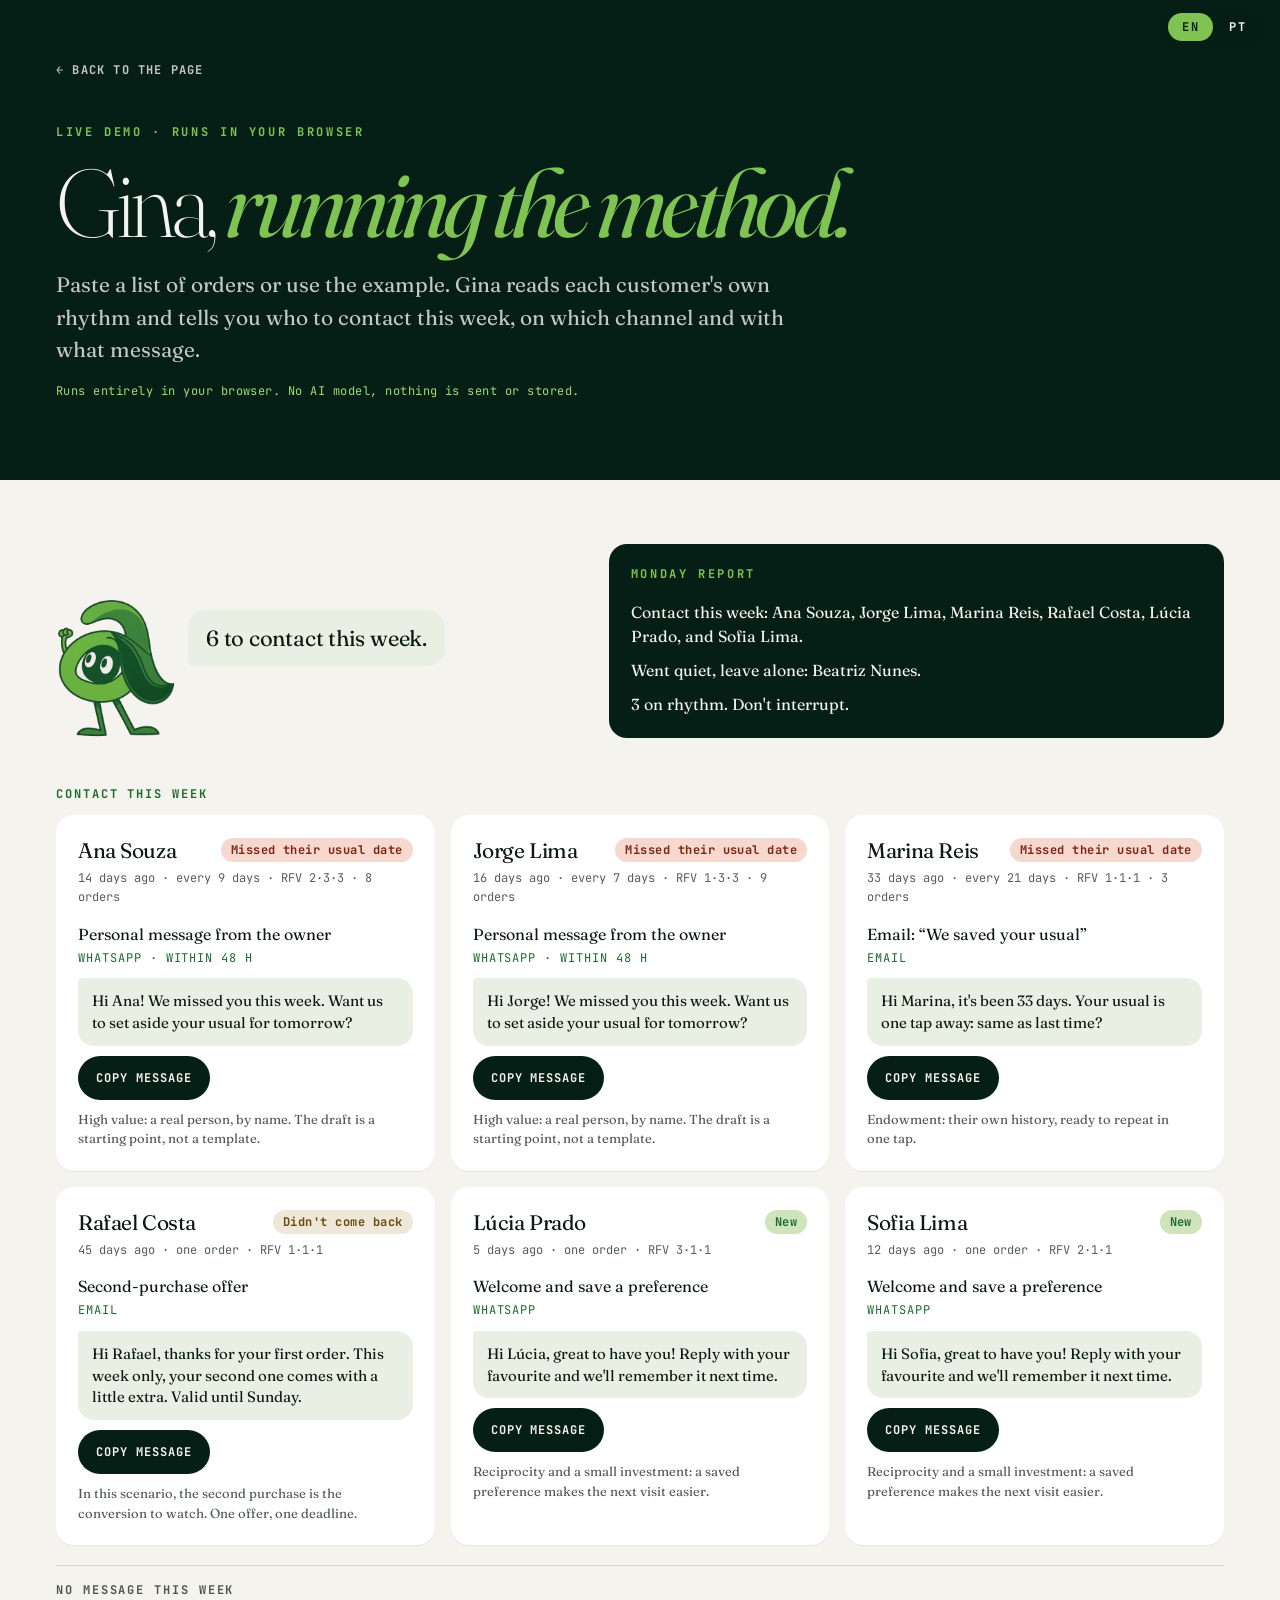
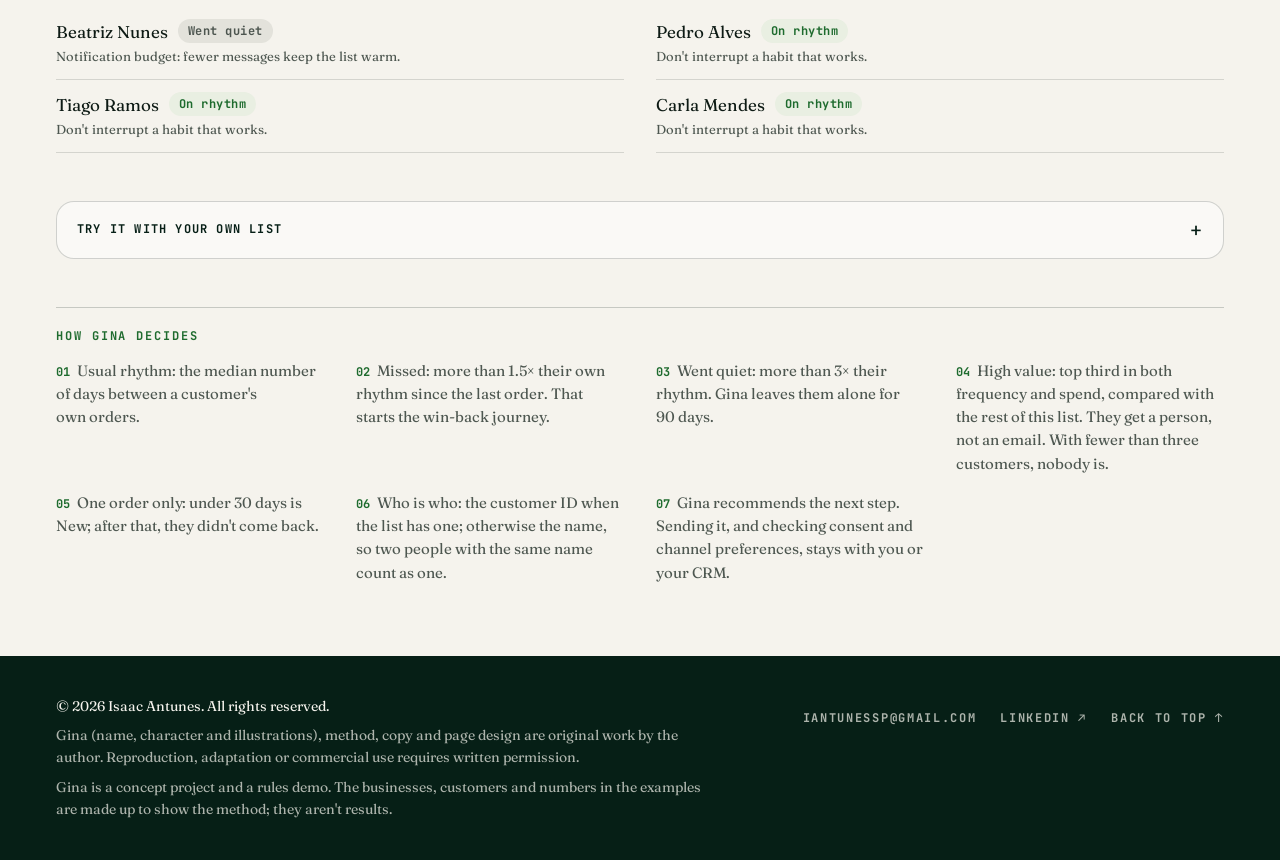
<file: demo/index.html>
<!DOCTYPE html>
<!--
  Gina · CRM Strategy — demo
  © 2026 Isaac Antunes. All rights reserved.
  Generated by build.mjs — edit src/ and rebuild instead of editing this file.
-->
<html lang="en">
<head>
  <meta charset="utf-8">
  <meta name="viewport" content="width=device-width, initial-scale=1">
  <title>Demo · Gina running the method</title>
  <meta name="description" content="Paste a list of orders or use the example. Gina reads each customer's own rhythm and tells you who to contact this week, on which channel and with what message.">
  <meta property="og:type" content="website">
  <meta property="og:title" content="Demo · Gina running the method">
  <meta property="og:description" content="Paste a list of orders or use the example. Gina reads each customer's own rhythm and tells you who to contact this week, on which channel and with what message.">
  <meta property="og:url" content="https://isaacantunesfacha-dev.github.io/gina-crm/demo/">
  <meta property="og:image" content="https://isaacantunesfacha-dev.github.io/gina-crm/assets/og-en.jpg">
  <meta property="og:image:width" content="1200">
  <meta property="og:image:height" content="627">
  <meta property="og:image:alt" content="Demo · Gina running the method">
  <meta property="og:locale" content="en">
  <meta name="twitter:card" content="summary_large_image">
  <link rel="canonical" href="https://isaacantunesfacha-dev.github.io/gina-crm/demo/">
  <link rel="alternate" hreflang="en" href="https://isaacantunesfacha-dev.github.io/gina-crm/demo/">
  <link rel="alternate" hreflang="pt-BR" href="https://isaacantunesfacha-dev.github.io/gina-crm/pt/demo/">
  <link rel="alternate" hreflang="x-default" href="https://isaacantunesfacha-dev.github.io/gina-crm/demo/">
  <meta name="author" content="Isaac Antunes">
  <meta name="copyright" content="© 2026 Isaac Antunes">
  <meta name="theme-color" content="#061f16">
  <link rel="icon" href="../assets/gina-icon.png">
  <link rel="preconnect" href="https://fonts.googleapis.com">
  <link rel="preconnect" href="https://fonts.gstatic.com" crossorigin>
  <link rel="stylesheet" href="https://fonts.googleapis.com/css2?family=Fraunces:ital,opsz,wght@0,9..144,200..700;1,9..144,200..700&family=JetBrains+Mono:wght@400;700&display=swap">
  <link rel="stylesheet" href="../css/styles.css">
  <script src="../js/gina.js" defer></script>
  <script src="../js/demo.js" defer></script>
  <script src="../js/ref.js" defer></script>
</head>
<body>
<a class="skip" href="#main">Skip to content</a>

<nav class="lang" aria-label="Language"><a href="../demo/" hreflang="en" aria-current="page">EN</a><a href="../pt/demo/" hreflang="pt-BR">PT</a></nav>

<header class="demo-hero section--dark" id="top">
  <div class="wrap">
    <a class="demo-hero__back" href="../">← Back to the page</a>
    <p class="eyebrow">Live demo · runs in your browser</p>
    <h1 class="demo-hero__title">Gina, <span class="em em--signal">running the method.</span></h1>
    <p class="demo-hero__intro">Paste a list of orders or use the example. Gina reads each customer's own rhythm and tells you who to contact this week, on which channel and with what message.</p>
    <p class="demo-hero__privacy">Runs entirely in your browser. No AI model, nothing is sent or stored.</p>
  </div>
</header>

<main id="main" class="demo">
  <section class="wrap demo__top" aria-live="polite">
    <div class="demo__speaker">
      <img src="../assets/gina-flat.webp" alt="Gina" width="120" height="141">
      <p class="demo__bubble" data-bubble>Paste some orders or use the example to see Gina work.</p>
    </div>
    <div class="profile demo__report" data-report hidden>
      <p class="eyebrow">Monday report</p>
      <ul data-report-lines></ul>
    </div>
  </section>

  <section class="wrap demo__results" data-results hidden>
    <h2 class="label demo__cards-k" data-rows-k>Contact this week</h2>
    <ol class="demo-cards" data-rows></ol>
    <div class="demo__calm" data-calm hidden>
      <h2 class="label">No message this week</h2>
      <ul data-calm-list></ul>
    </div>
  </section>

  <details class="wrap demo__own" data-own>
    <summary>Try it with your own list</summary>
    <form class="demo__form" data-form>
      <label class="label" for="orders">Orders · one per line: name, date, amount</label>
      <textarea id="orders" rows="10" spellcheck="false" autocomplete="off" aria-describedby="orders-help"></textarea>
      <p class="demo__help" id="orders-help">Dates as 2026-09-30 or 30/09/2026. Separate with commas or semicolons. If you have a customer ID, put it first (id, name, date, amount) so two people with the same name stay apart. <span>Forno da Vila · example bakery, fictional</span></p>
      <div class="demo__buttons">
        <button class="btn btn--dark" type="submit">Run Gina</button>
        <button class="btn btn--line" type="button" data-example>Use the example bakery</button>
        <button class="btn btn--line" type="button" data-clear>Clear</button>
      </div>
      <ul class="demo__errors" data-errors aria-live="polite"></ul>
    </form>
  </details>

  <div class="wrap demo__rules">
    <h2 class="label">How Gina decides</h2>
    <ol><li>Usual rhythm: the median number of days between a customer's own orders.</li><li>Missed: more than 1.5× their own rhythm since the last order. That starts the win-back journey.</li><li>Went quiet: more than 3× their rhythm. Gina leaves them alone for 90 days.</li><li>High value: top third in both frequency and spend, compared with the rest of this list. They get a person, not an email. With fewer than three customers, nobody is.</li><li>One order only: under 30 days is New; after that, they didn't come back.</li><li>Who is who: the customer ID when the list has one; otherwise the name, so two people with the same name count as one.</li><li>Gina recommends the next step. Sending it, and checking consent and channel preferences, stays with you or your CRM.</li></ol>
  </div>
</main>

<footer class="footer">
  <div class="wrap">
    <div class="footer__legal">
      <p><strong>© 2026 Isaac Antunes. All rights reserved.</strong></p>
      <p>Gina (name, character and illustrations), method, copy and page design are original work by the author. Reproduction, adaptation or commercial use requires written permission.</p>
      <p>Gina is a concept project and a rules demo. The businesses, customers and numbers in the examples are made up to show the method; they aren't results.</p>
    </div>
    <nav class="footer__links" aria-label="Isaac Antunes">
      <a href="mailto:iantunessp@gmail.com?subject=CRM%20diagnosis%20-%20Gina">iantunessp@gmail.com</a>
      <a href="https://www.linkedin.com/in/isaacnandes/" target="_blank" rel="noopener">LinkedIn ↗</a>
      <a href="#top">Back to top ↑</a>
    </nav>
  </div>
</footer>

<script type="application/json" id="demo-copy">{"title":"Demo · Gina running the method","kicker":"Live demo · runs in your browser","h1a":"Gina,","h1i":"running the method.","intro":"Paste a list of orders or use the example. Gina reads each customer's own rhythm and tells you who to contact this week, on which channel and with what message.","privacy":"Runs entirely in your browser. No AI model, nothing is sent or stored.","back":"← Back to the page","inputLabel":"Orders · one per line: name, date, amount","inputHelp":"Dates as 2026-09-30 or 30/09/2026. Separate with commas or semicolons. If you have a customer ID, put it first (id, name, date, amount) so two people with the same name stay apart.","example":"Use the example bakery","clear":"Clear","run":"Run Gina","empty":"Paste some orders or use the example to see Gina work.","skipped":"Line {n} skipped: {reason}.","duplicate":"Line {n} repeats line {m}. Counted as another order; delete it if it's a copy.","id":"ID {id}","reasons":{"name":"missing name","date":"date not recognised","amount":"amount not recognised","future":"date is in the future"},"bubble":{"some":"{n} to contact this week.","one":"1 to contact this week.","none":"Nobody to contact this week. Good sign."},"reportK":"Monday report","report":{"contact":"Contact this week: {list}.","contactNone":"Nobody to contact this week.","quiet":"Went quiet, leave alone: {list}.","rhythm":"{n} on rhythm. Don't interrupt."},"rfv":"RFV","orders":"{n} orders","own":"Try it with your own list","contactK":"Contact this week","calmK":"No message this week","daysAgo":"{n} days ago","today":"today","every":"every {n} days","once":"one order","status":{"missed":"Missed their usual date","dormant":"Went quiet","new":"New","oneoff":"Didn't come back","rhythm":"On rhythm"},"actions":{"personal":{"name":"Personal message from the owner","channel":"WhatsApp · within 48 h","msg":"Hi {first}! We missed you this week. Want us to set aside your usual for tomorrow?","why":"High value: a real person, by name. The draft is a starting point, not a template."},"usual":{"name":"Email: “We saved your usual”","channel":"Email","msg":"Hi {first}, it's been {days} days. Your usual is one tap away: same as last time?","why":"Endowment: their own history, ready to repeat in one tap."},"second":{"name":"Second-purchase offer","channel":"Email","msg":"Hi {first}, thanks for your first order. This week only, your second one comes with a little extra. Valid until Sunday.","why":"In this scenario, the second purchase is the conversion to watch. One offer, one deadline."},"welcome":{"name":"Welcome and save a preference","channel":"WhatsApp","msg":"Hi {first}, great to have you! Reply with your favourite and we'll remember it next time.","why":"Reciprocity and a small investment: a saved preference makes the next visit easier."},"rest":{"name":"No message for 90 days","channel":"—","msg":"","why":"Notification budget: fewer messages keep the list warm."},"none":{"name":"No message","channel":"—","msg":"","why":"Don't interrupt a habit that works."}},"copy":"Copy message","copied":"Copied","rulesK":"How Gina decides","rules":["Usual rhythm: the median number of days between a customer's own orders.","Missed: more than 1.5× their own rhythm since the last order. That starts the win-back journey.","Went quiet: more than 3× their rhythm. Gina leaves them alone for 90 days.","High value: top third in both frequency and spend, compared with the rest of this list. They get a person, not an email. With fewer than three customers, nobody is.","One order only: under 30 days is New; after that, they didn't come back.","Who is who: the customer ID when the list has one; otherwise the name, so two people with the same name count as one.","Gina recommends the next step. Sending it, and checking consent and channel preferences, stays with you or your CRM."],"exampleShop":"Forno da Vila · example bakery, fictional","lang":"en"}</script>
</body>
</html>
</file>
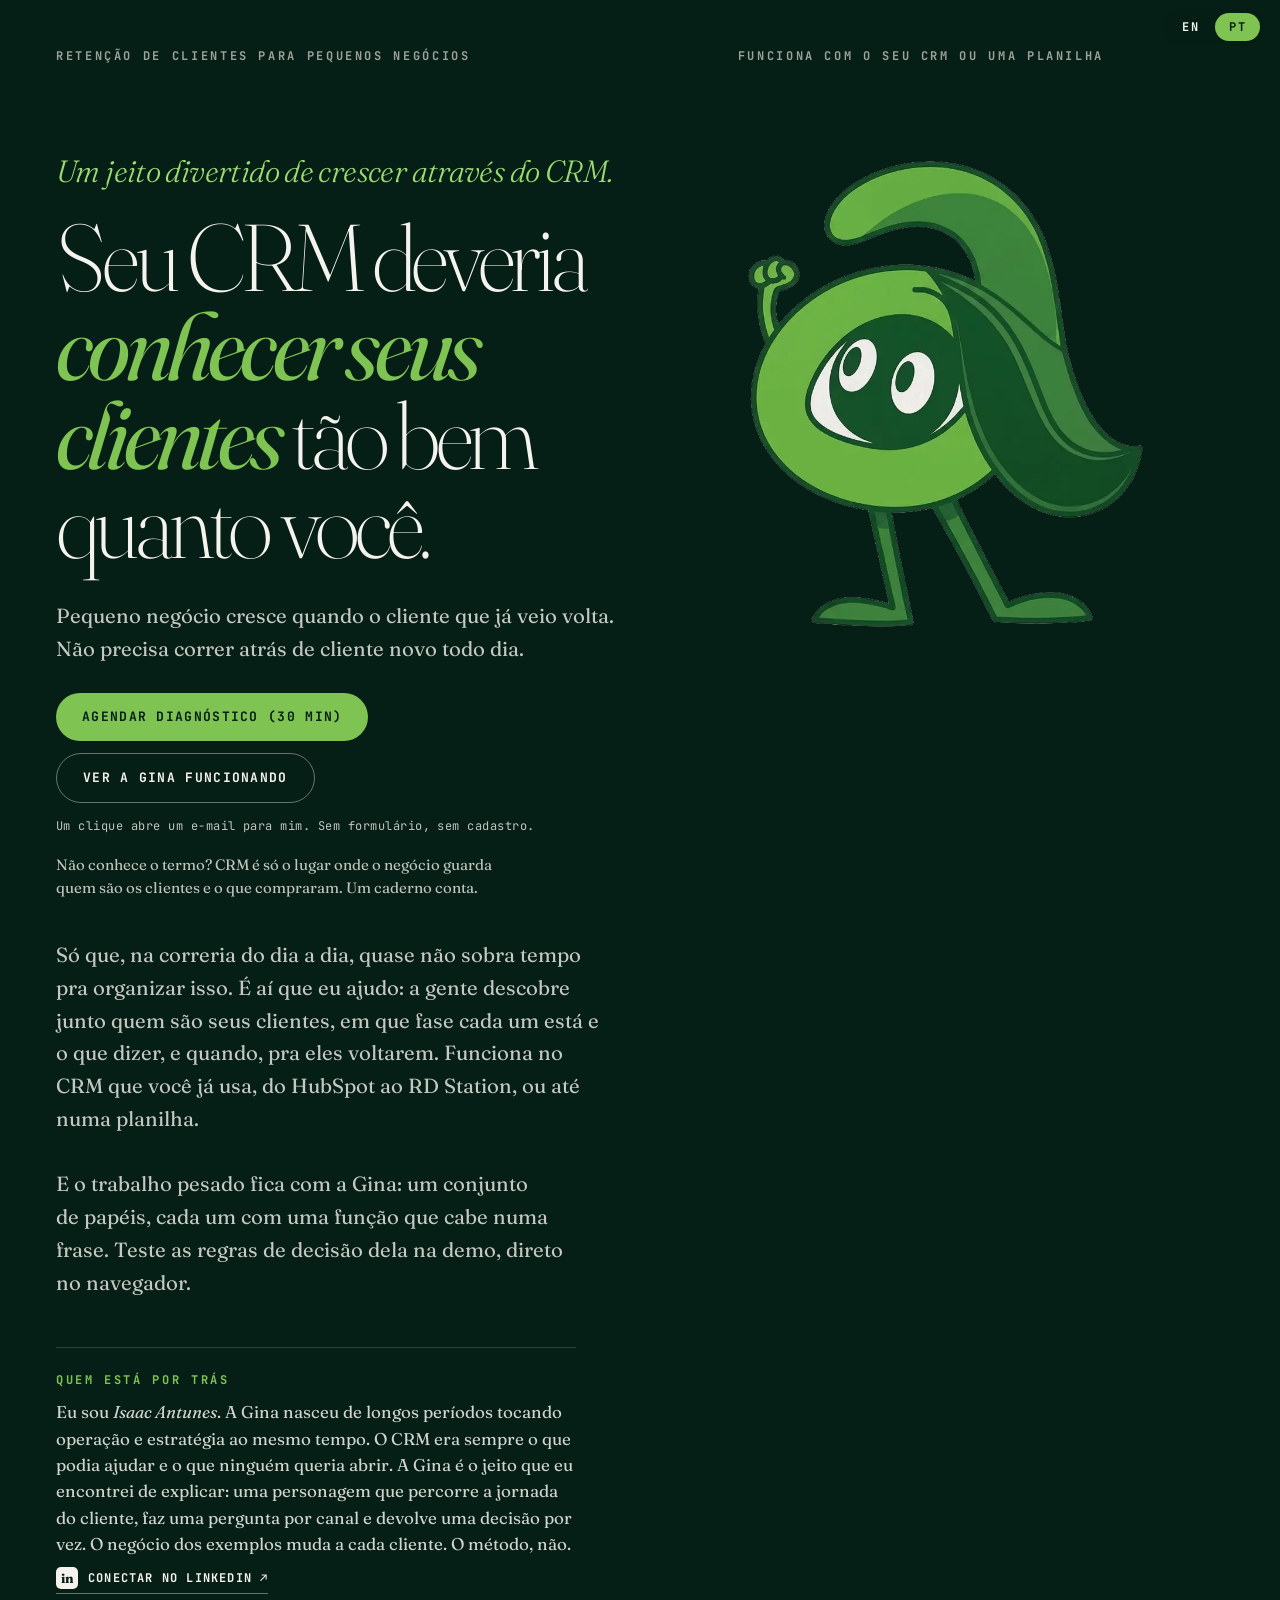
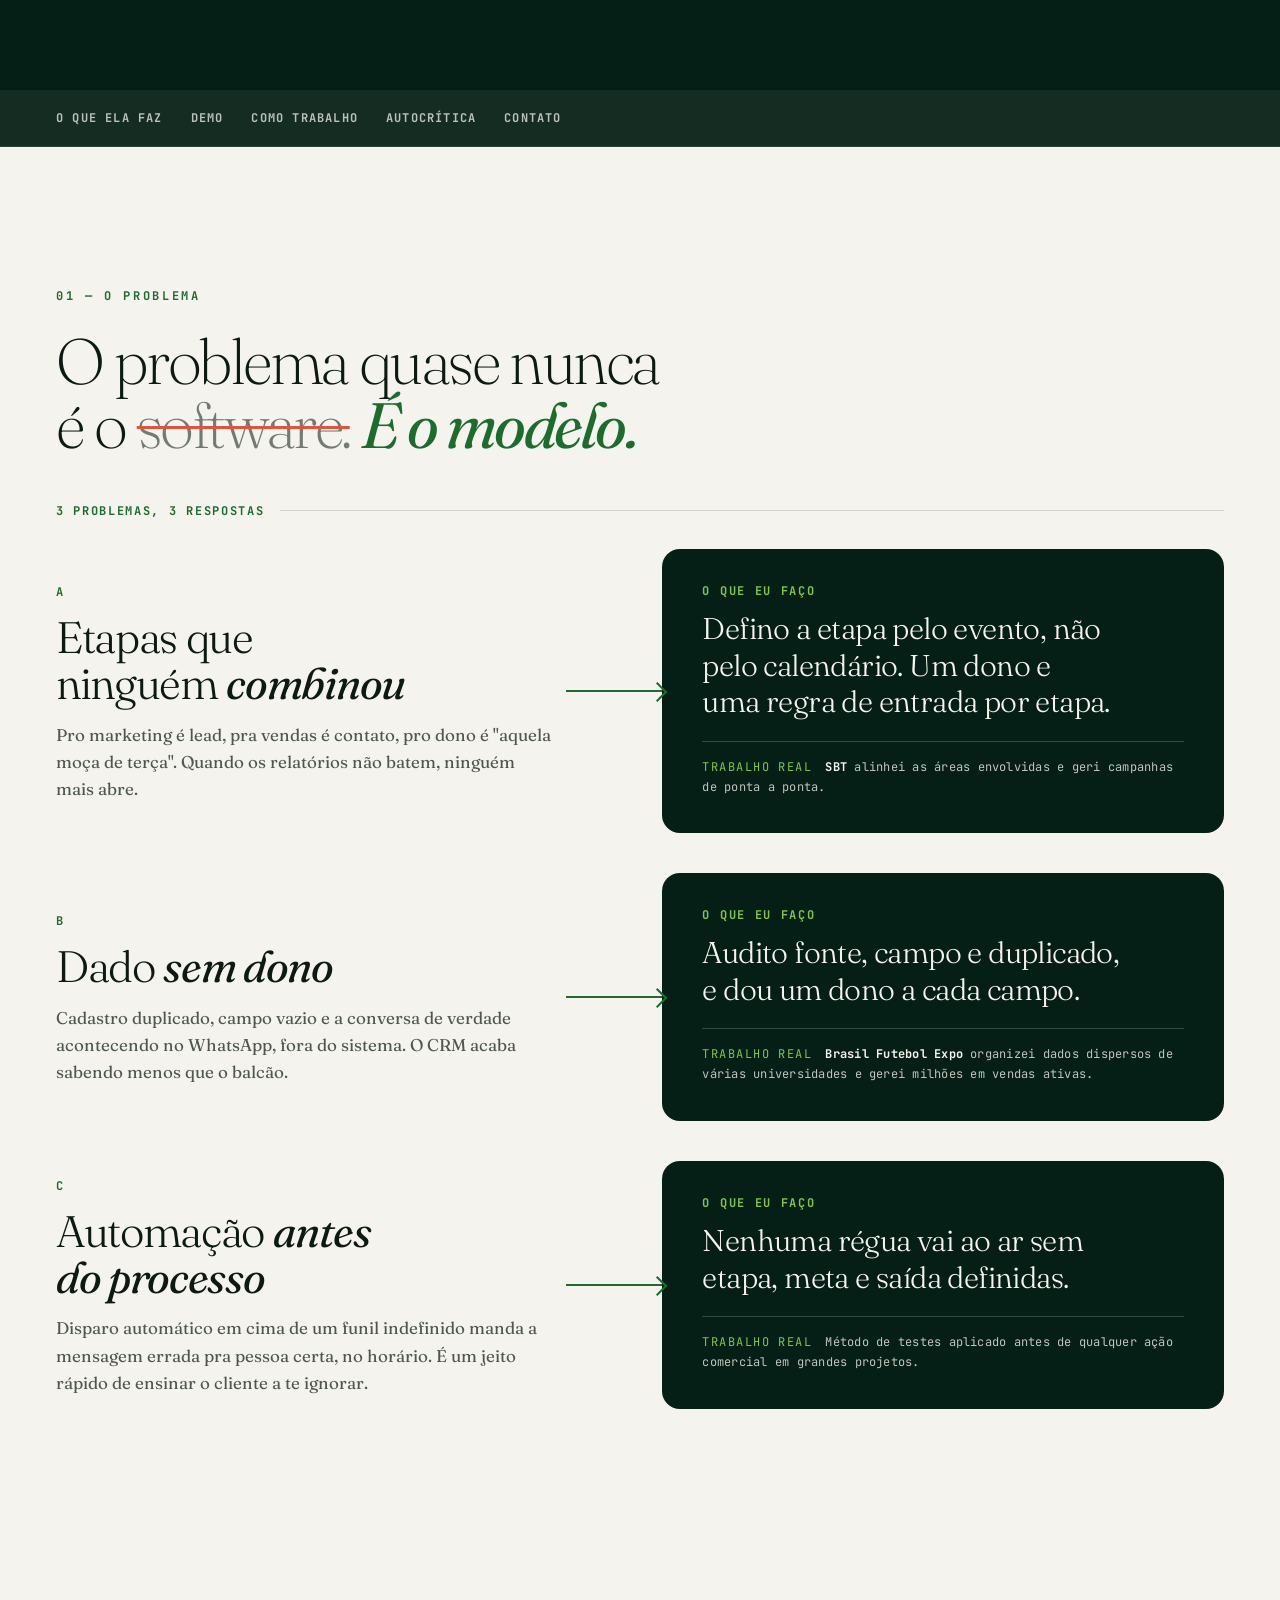
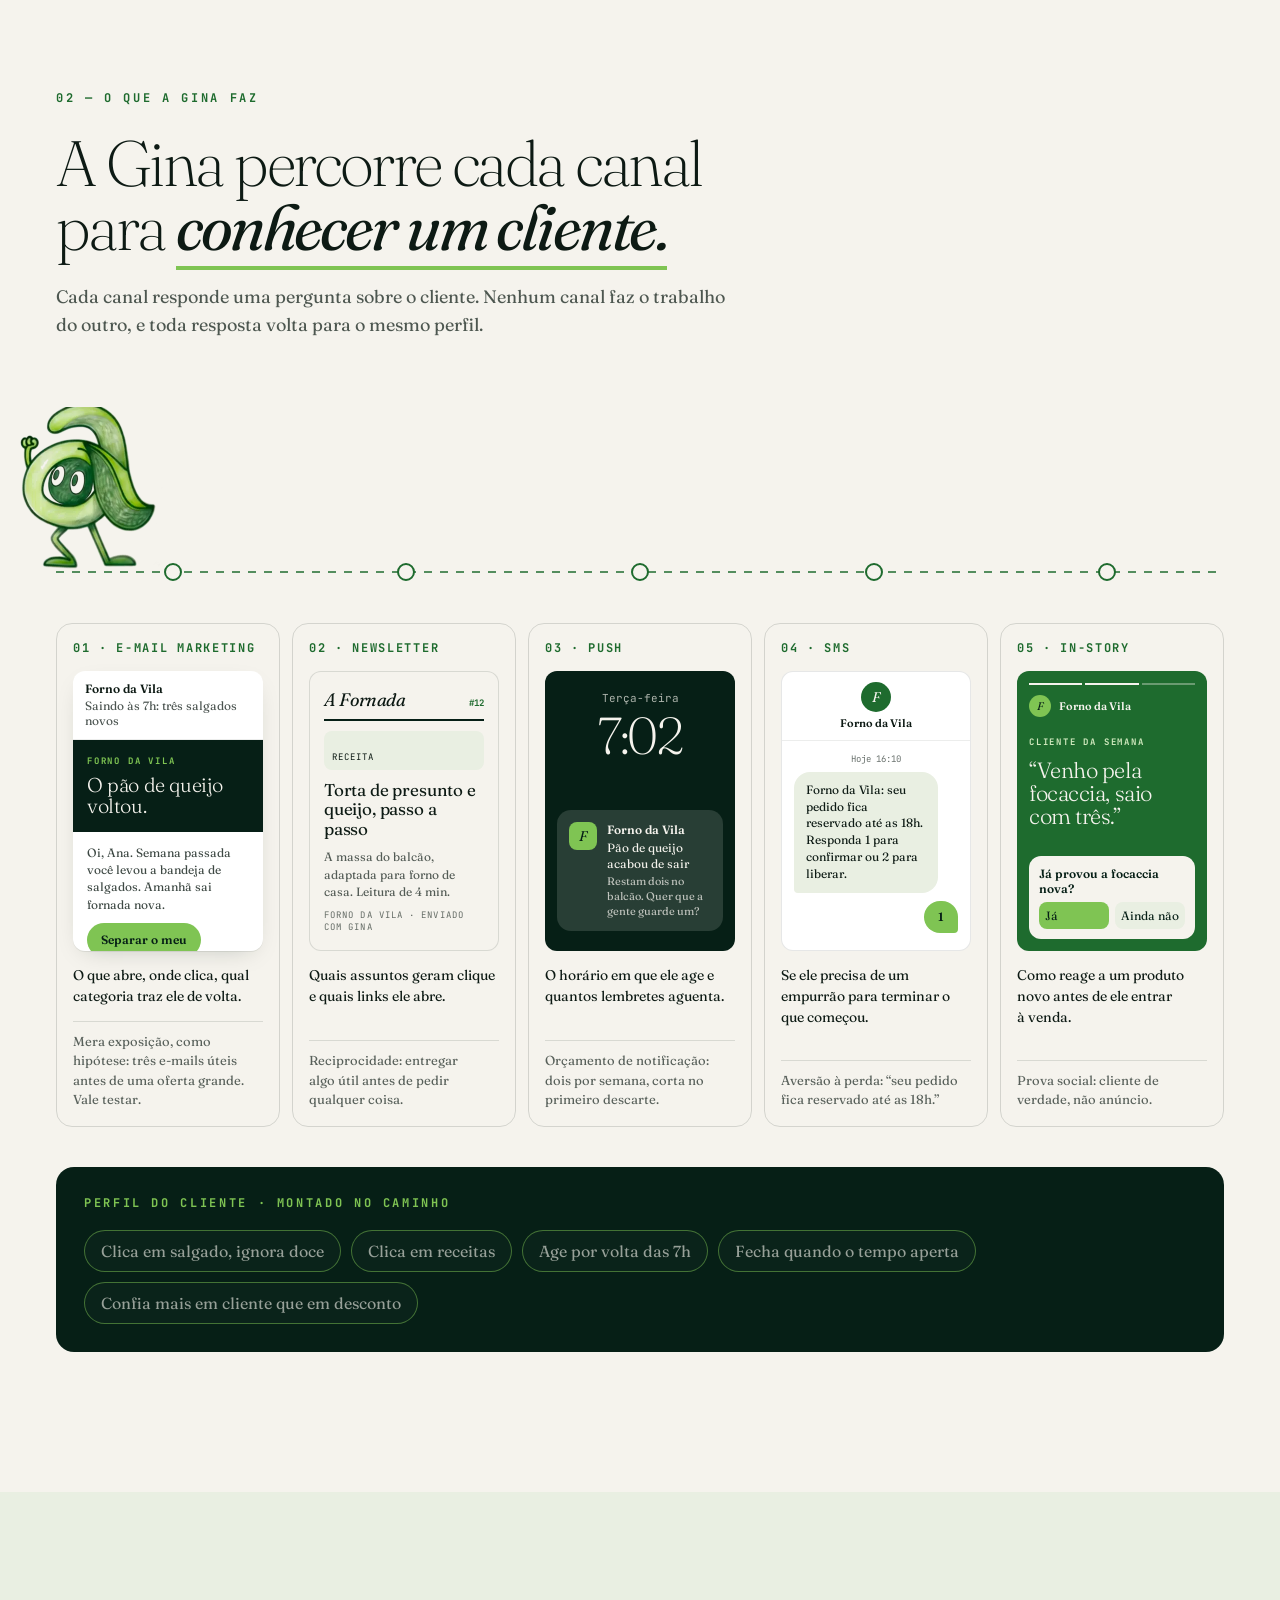
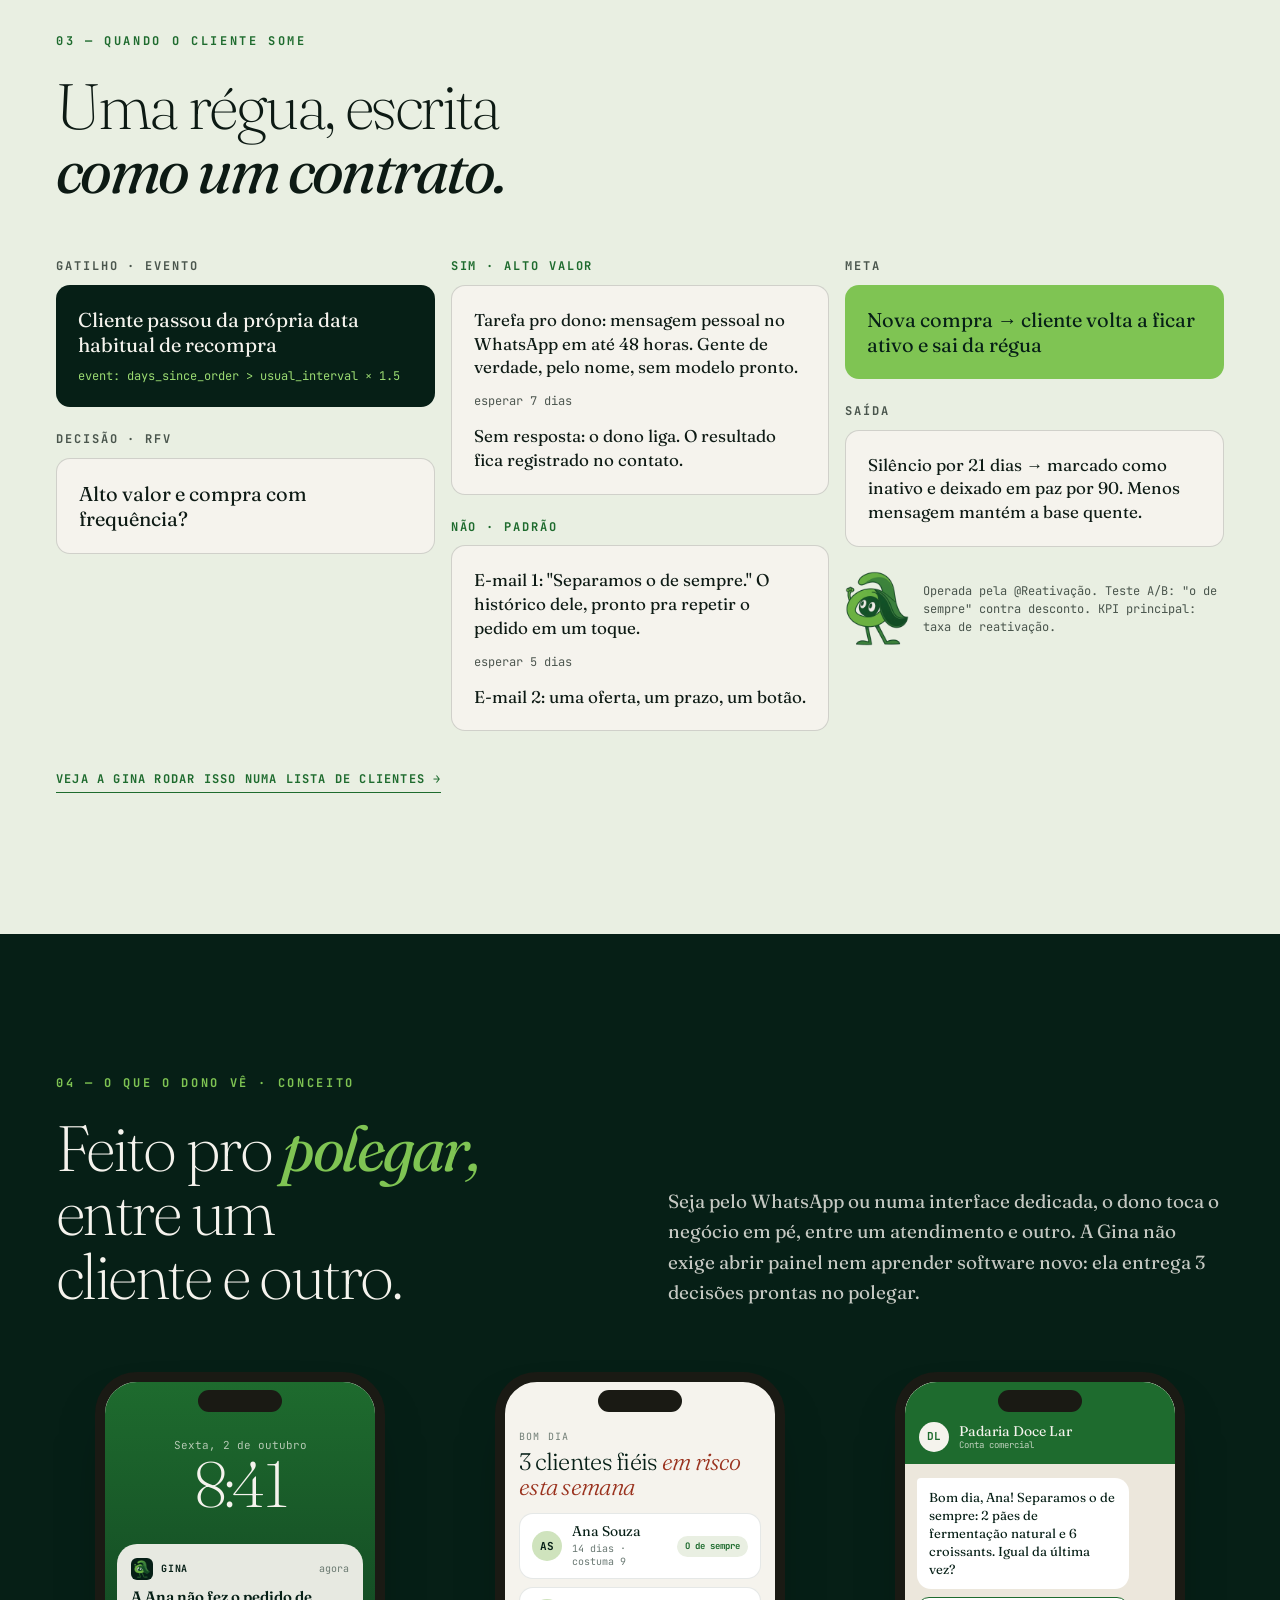
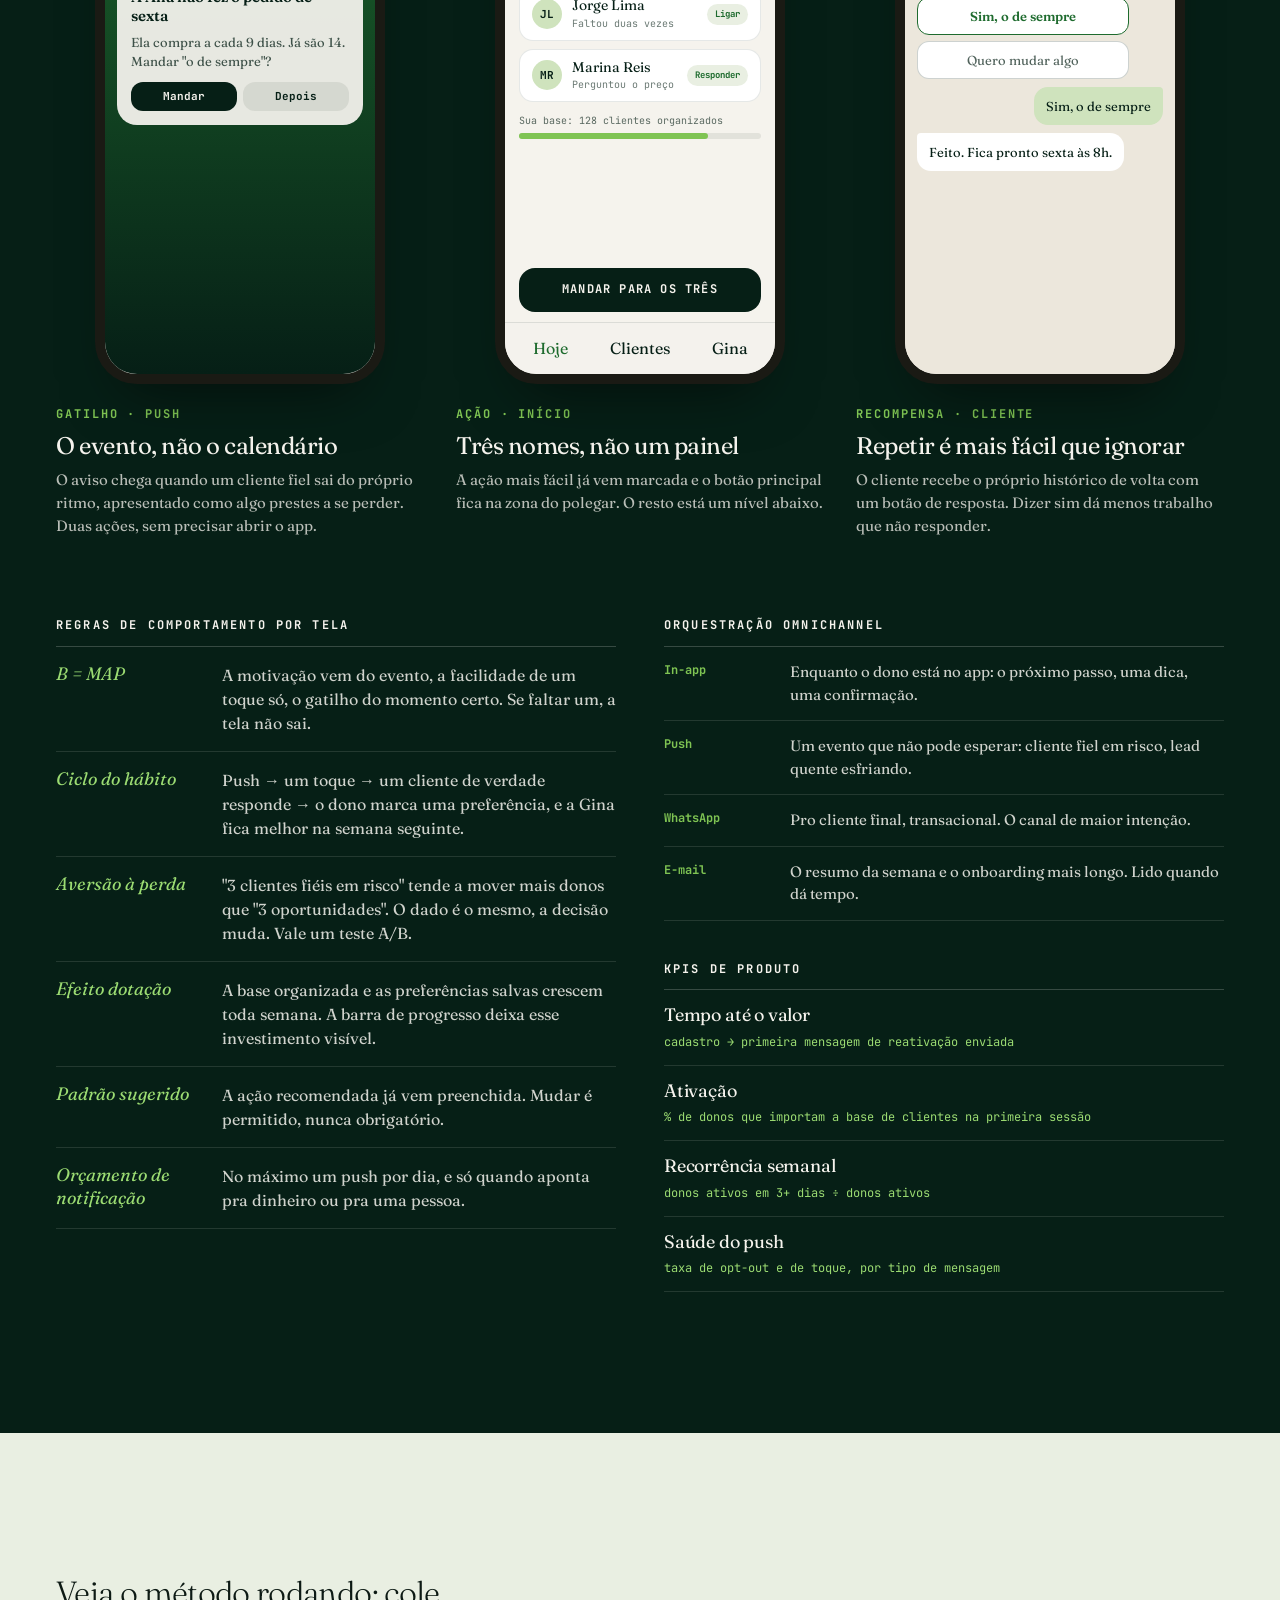
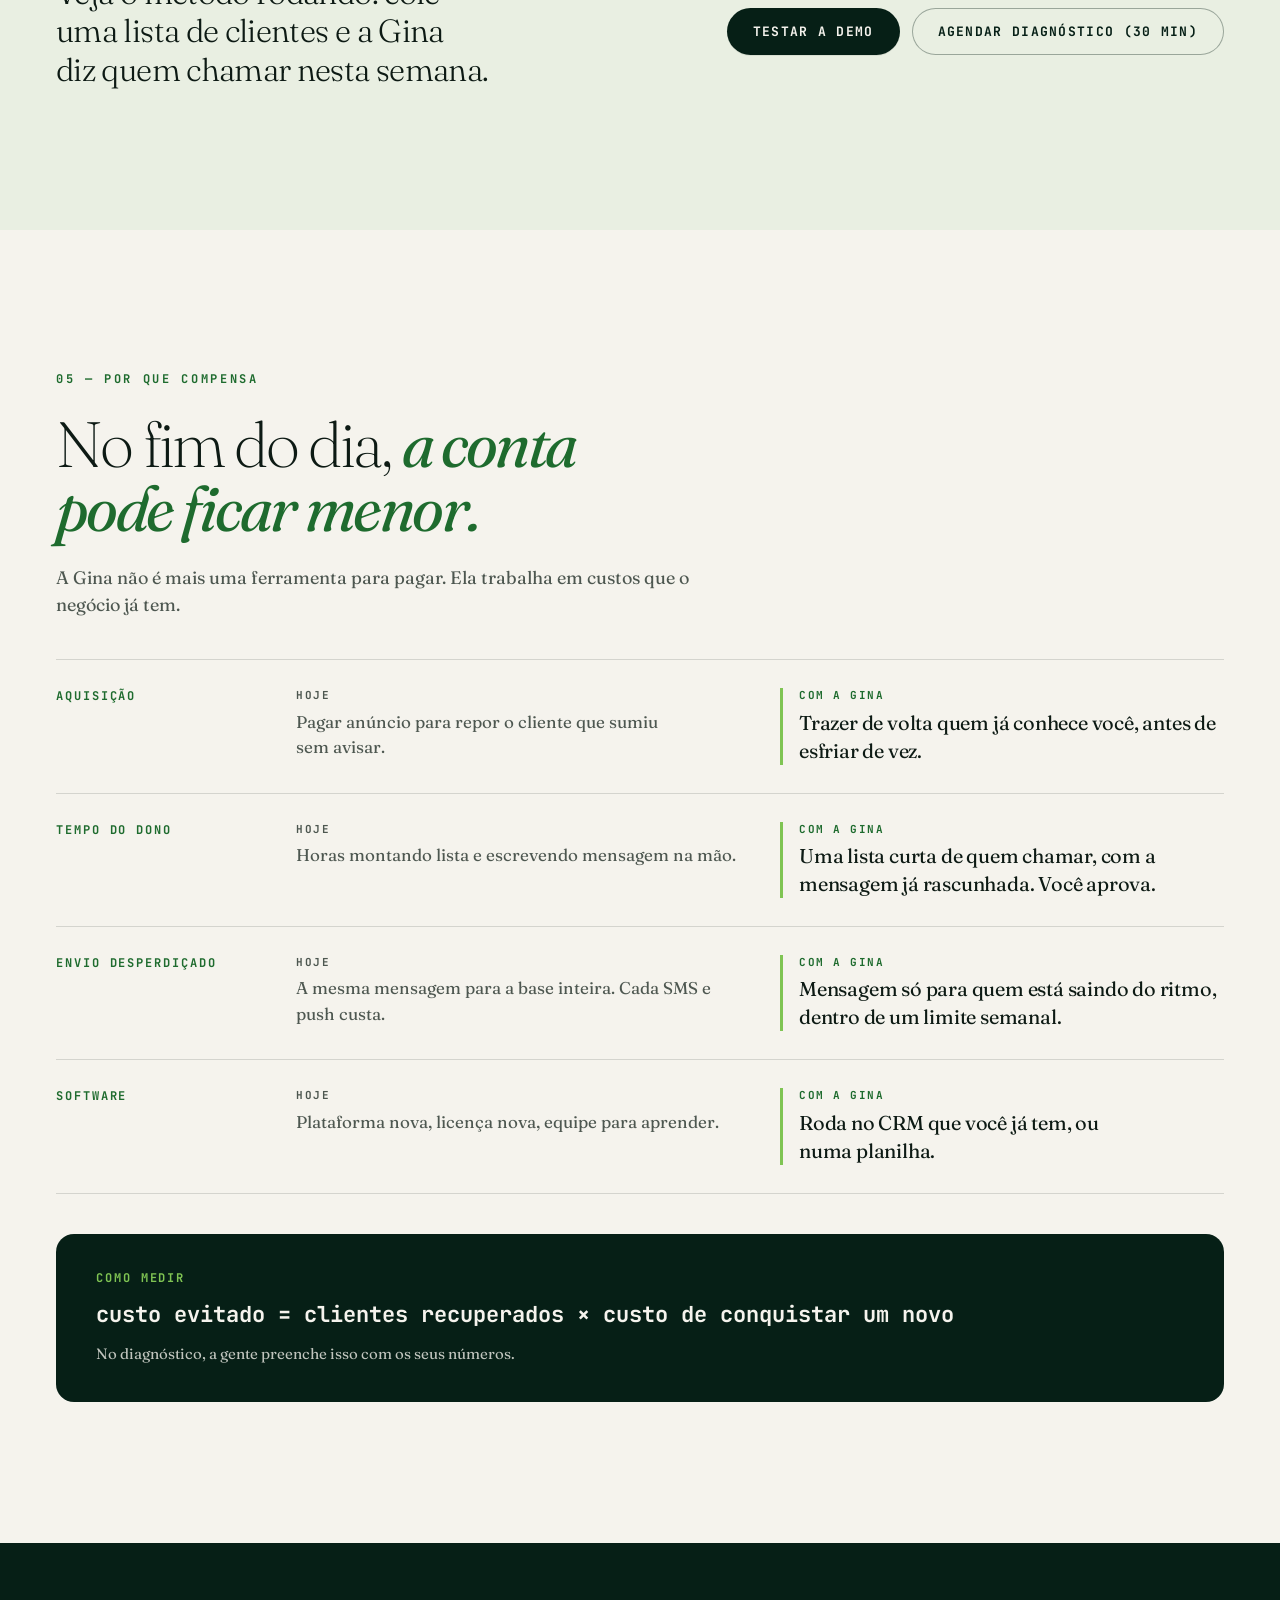
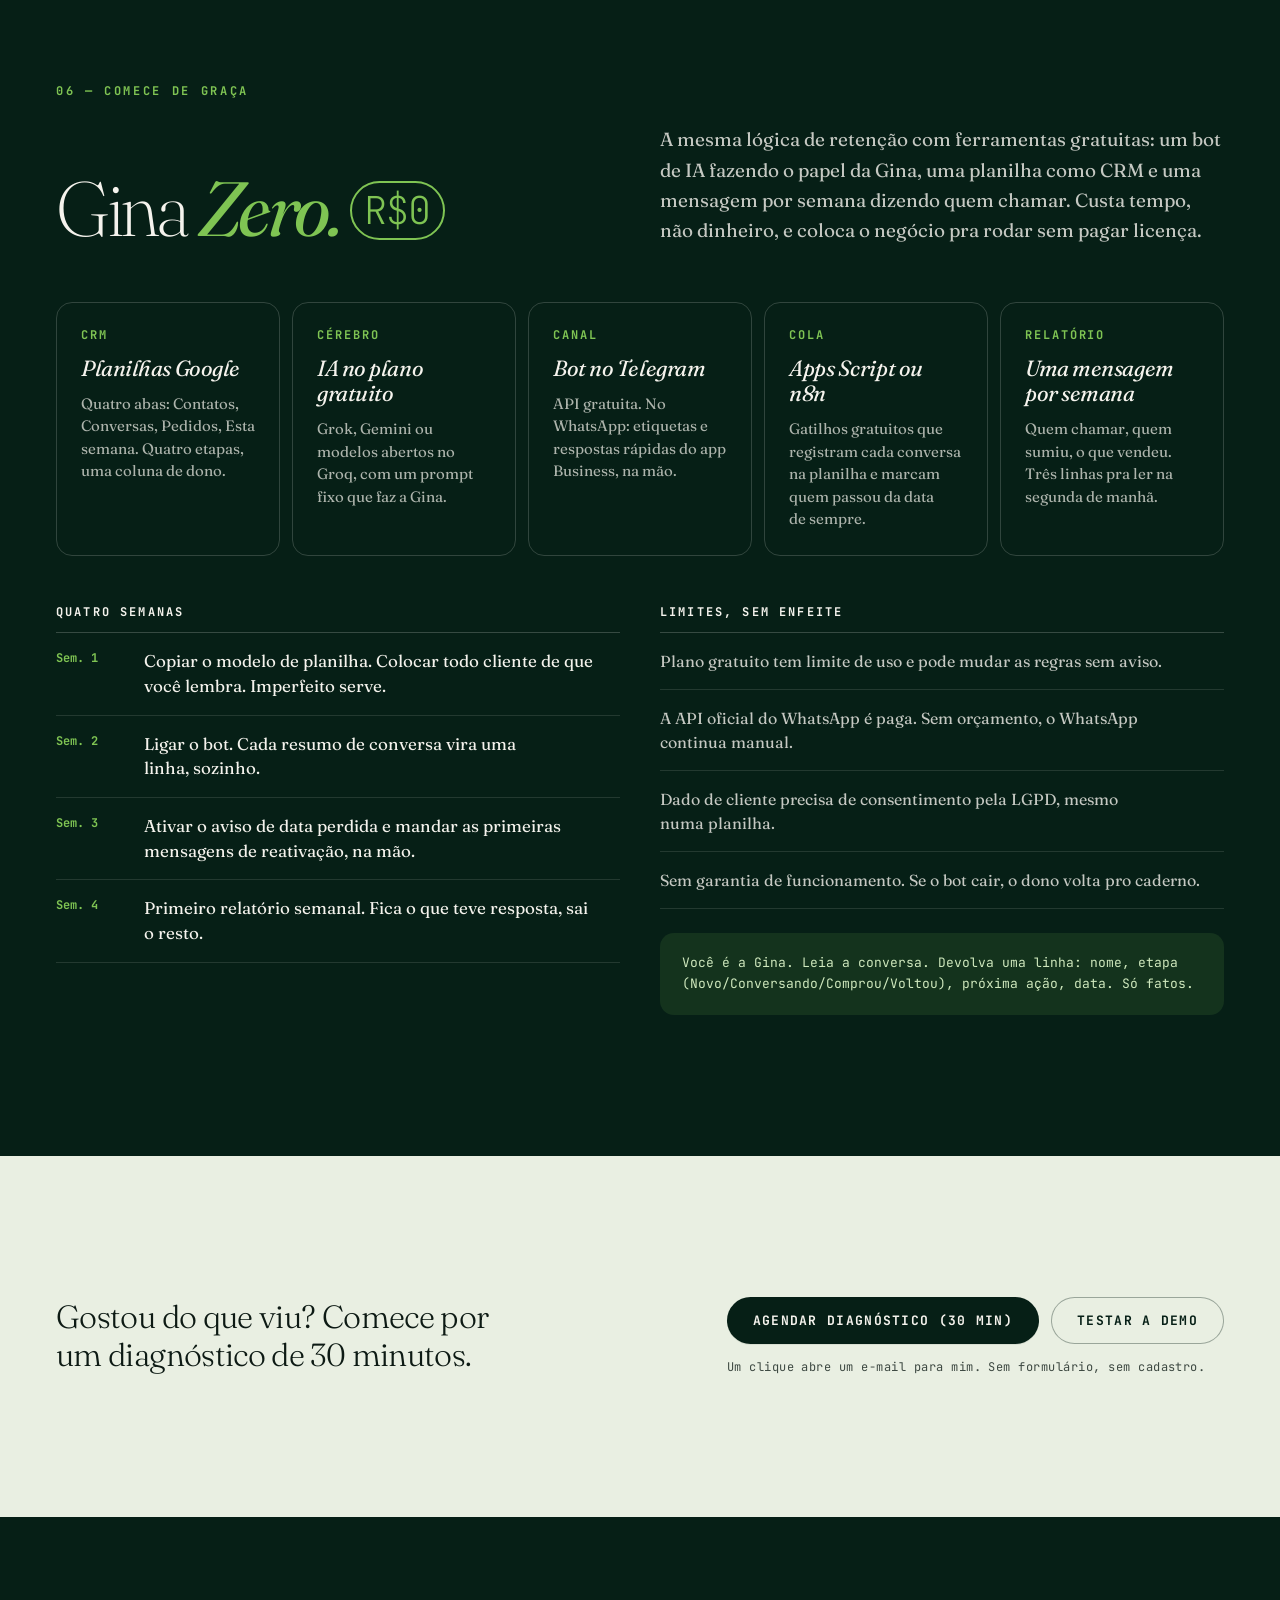
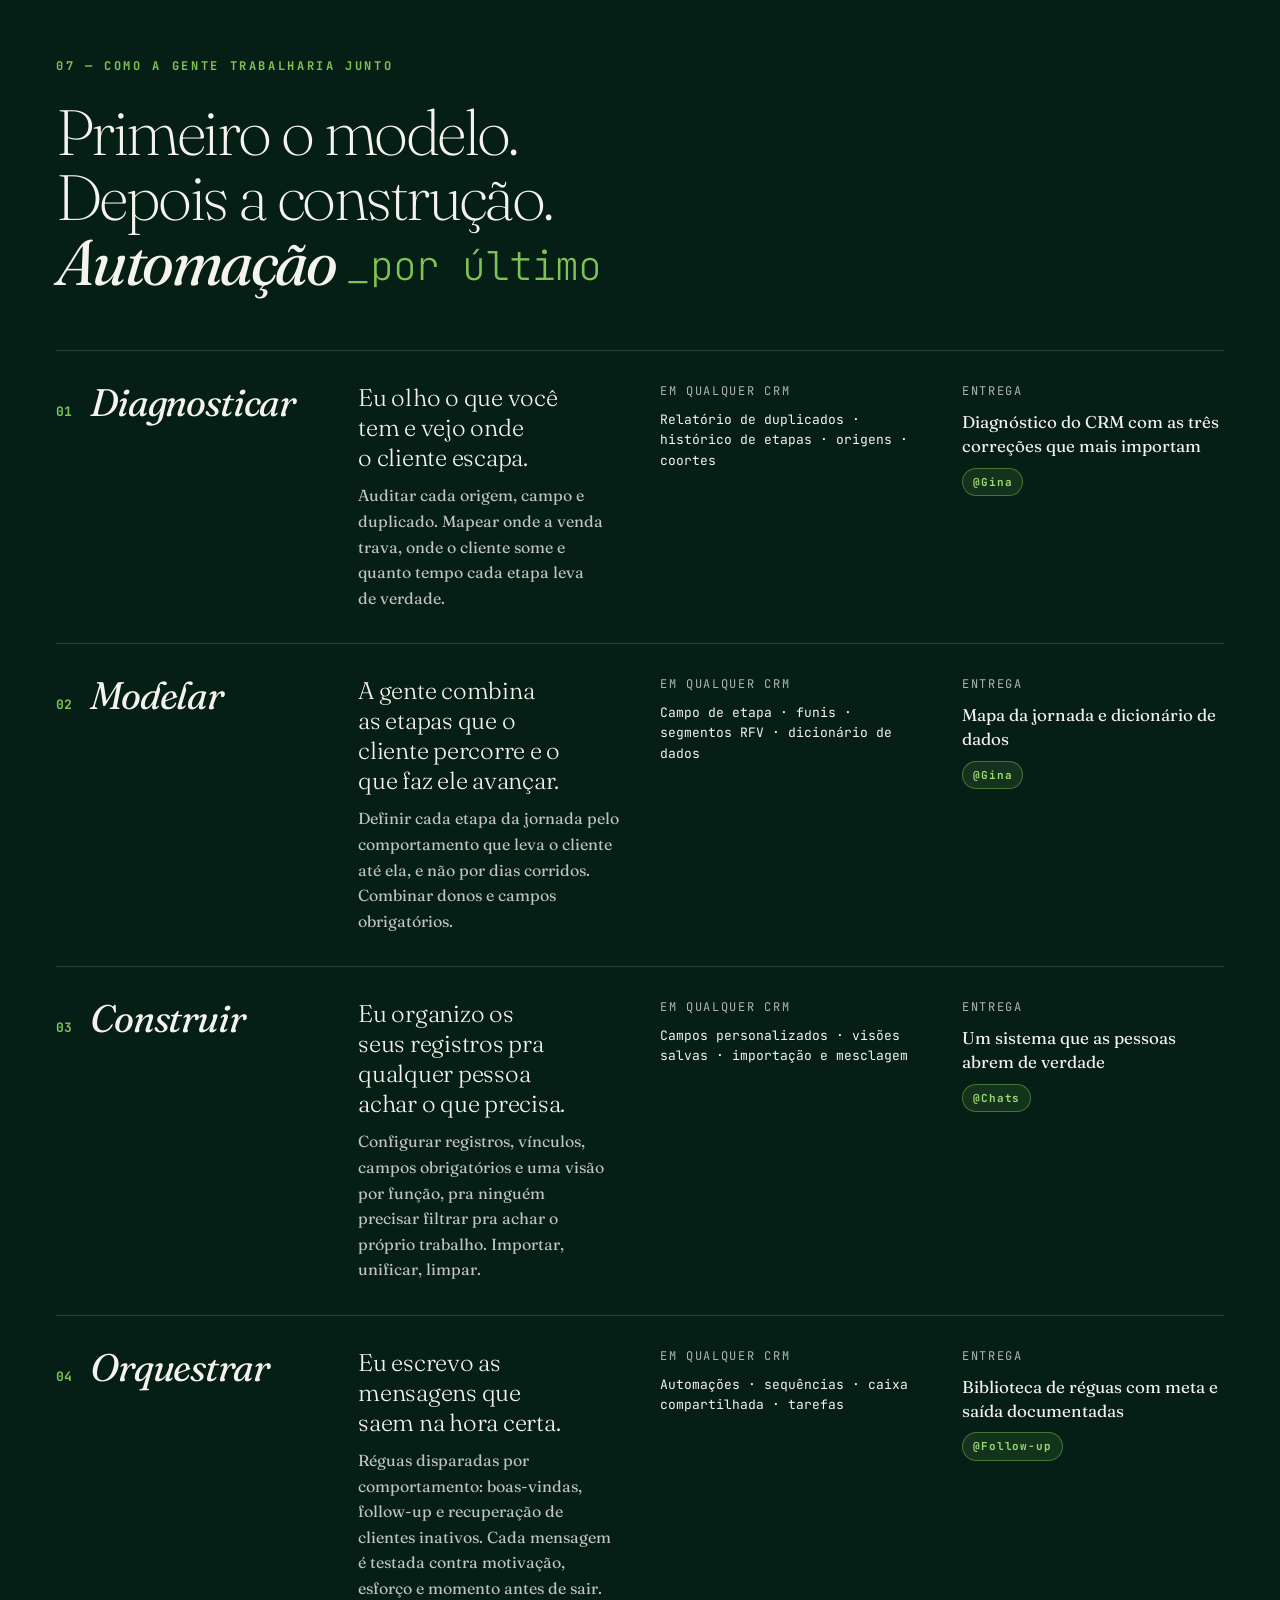
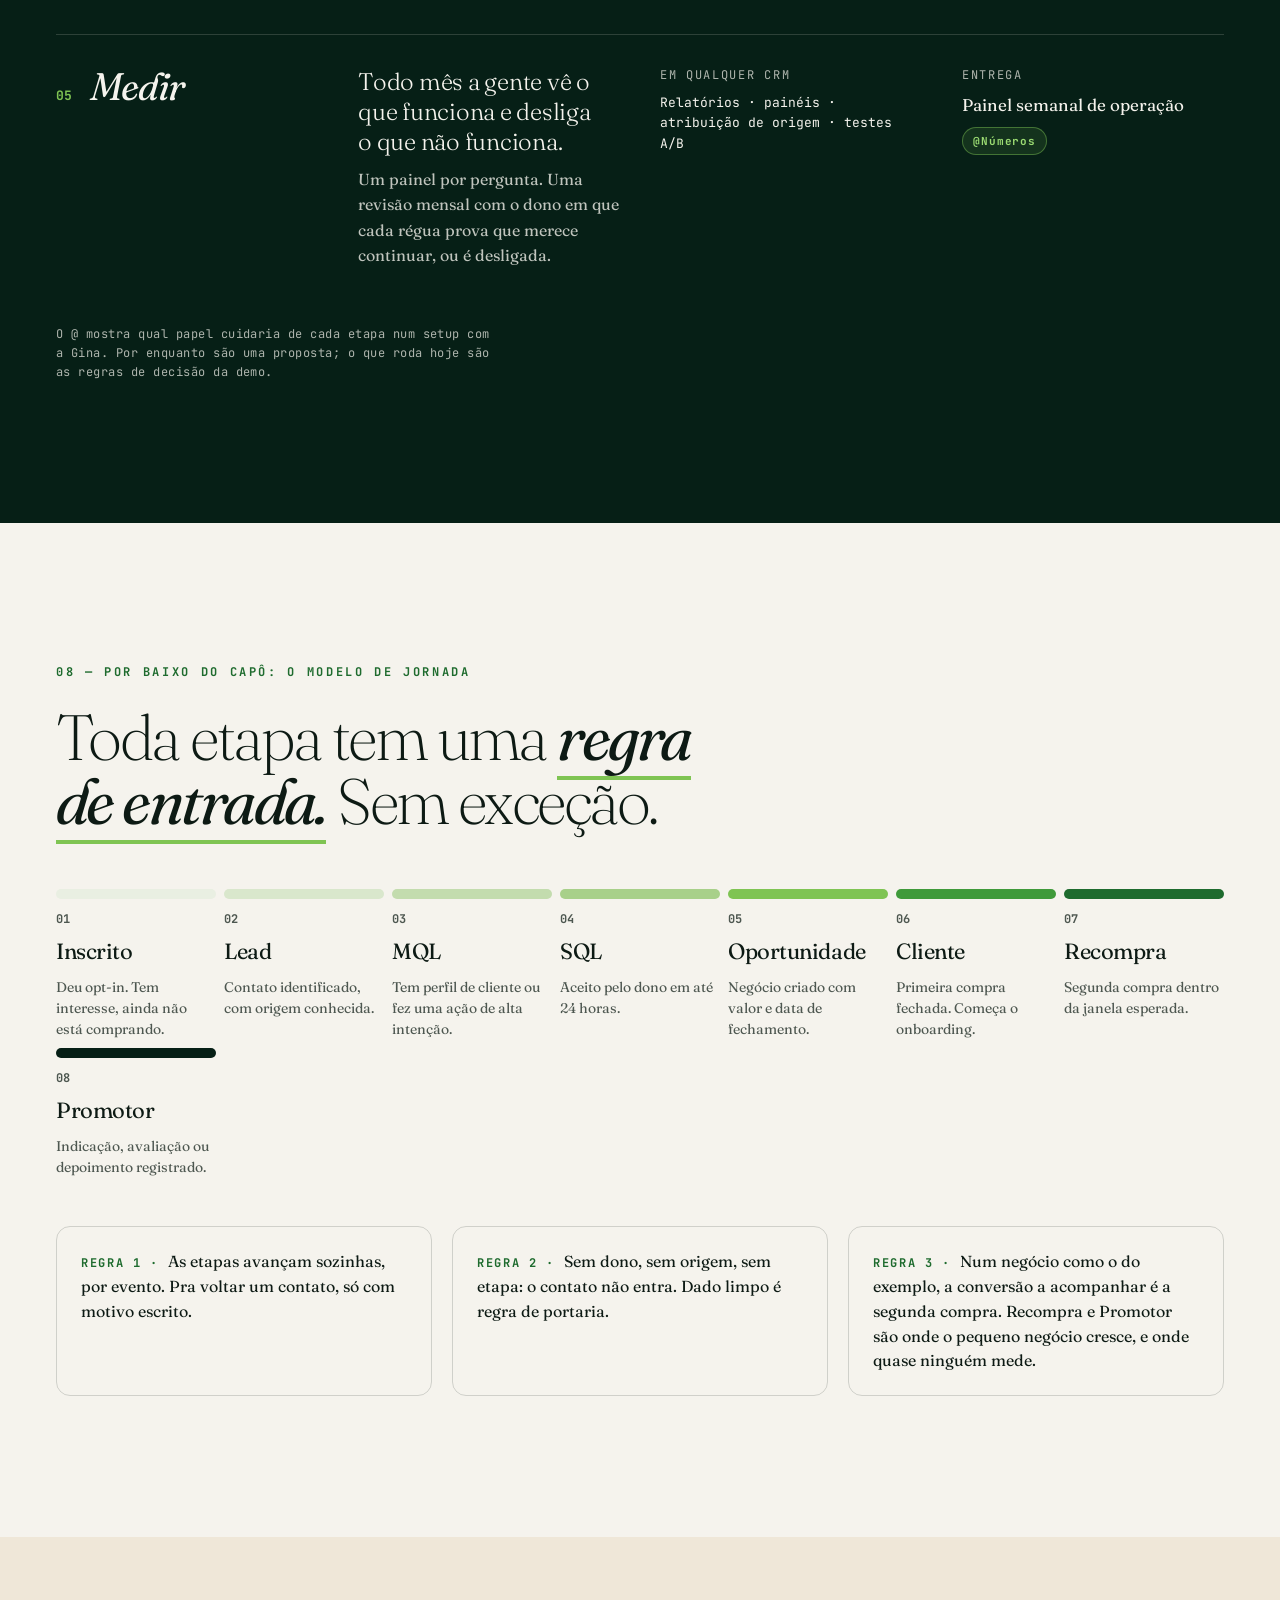
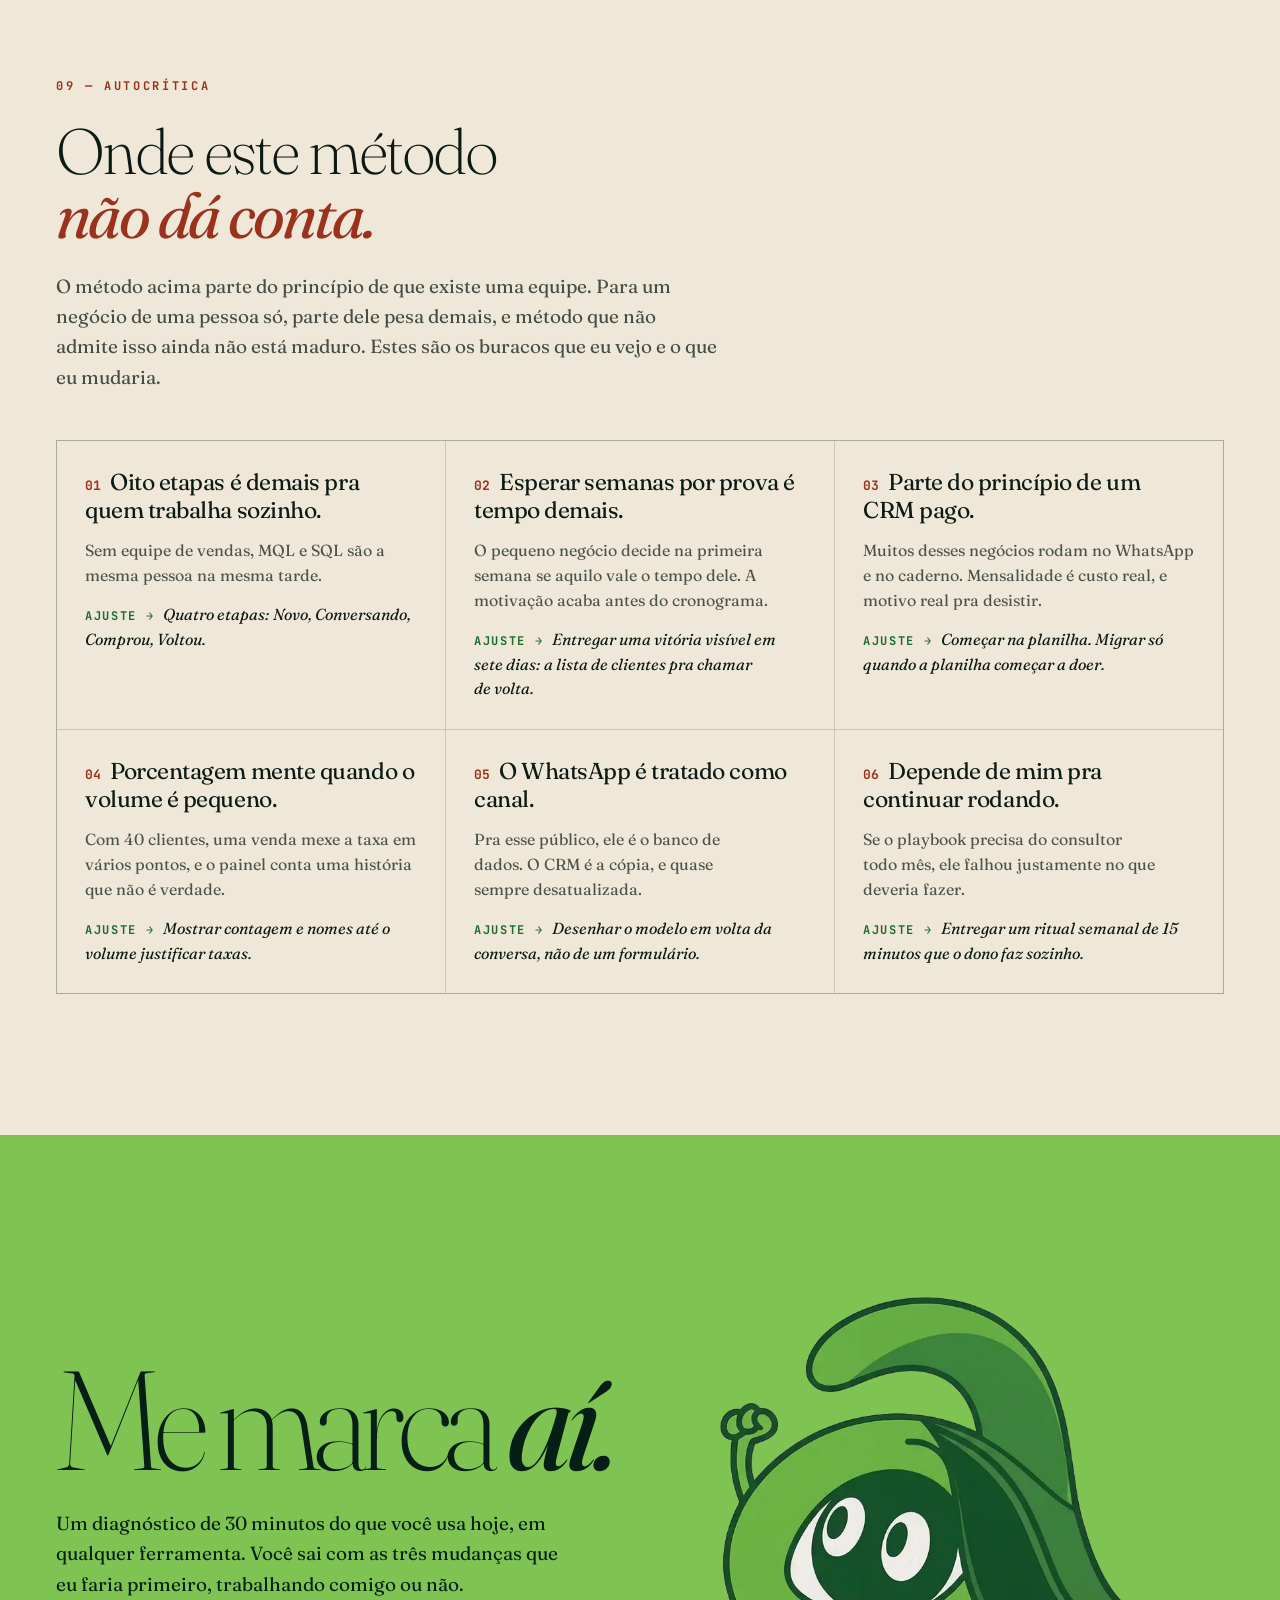
<file: pt/index.html>
<!DOCTYPE html>
<!--
  Gina · CRM Strategy
  © 2026 Isaac Antunes. All rights reserved.
  Generated by build.mjs — edit src/ and rebuild instead of editing this file.
-->
<html lang="pt-BR">
<head>
  <meta charset="utf-8">
  <meta name="viewport" content="width=device-width, initial-scale=1">
  <title>Estratégia de CRM · retenção de clientes e régua de relacionamento · Gina</title>
  <meta name="description" content="Pequeno negócio não cresce buscando cliente novo todo dia. Cresce quando quem já veio volta.">
  <meta name="author" content="Isaac Antunes">
  <meta name="copyright" content="© 2026 Isaac Antunes">
  <meta name="theme-color" content="#061f16">
  <meta property="og:type" content="website">
  <meta property="og:title" content="Gina — Estratégia de CRM e retenção de clientes">
  <meta property="og:description" content="Pequeno negócio não cresce buscando cliente novo todo dia. Cresce quando quem já veio volta.">
  <meta property="og:url" content="https://isaacantunesfacha-dev.github.io/gina-crm/pt/">
  <meta property="og:image" content="https://isaacantunesfacha-dev.github.io/gina-crm/assets/og-pt.jpg">
  <meta property="og:image:width" content="1200">
  <meta property="og:image:height" content="627">
  <meta property="og:image:alt" content="Gina — Estratégia de CRM e retenção de clientes">
  <meta property="og:locale" content="pt_BR">
  <meta name="twitter:card" content="summary_large_image">
  <link rel="canonical" href="https://isaacantunesfacha-dev.github.io/gina-crm/pt/">
  <link rel="alternate" hreflang="en" href="https://isaacantunesfacha-dev.github.io/gina-crm/">
  <link rel="alternate" hreflang="pt-BR" href="https://isaacantunesfacha-dev.github.io/gina-crm/pt/">
  <link rel="alternate" hreflang="x-default" href="https://isaacantunesfacha-dev.github.io/gina-crm/">
  <link rel="icon" href="../assets/gina-icon.png">
  <link rel="preconnect" href="https://fonts.googleapis.com">
  <link rel="preconnect" href="https://fonts.gstatic.com" crossorigin>
  <link rel="stylesheet" href="https://fonts.googleapis.com/css2?family=Fraunces:ital,opsz,wght@0,9..144,200..700;1,9..144,200..700&family=JetBrains+Mono:wght@400;700&display=swap">
  <link rel="stylesheet" href="../css/styles.css">
  <script src="../js/keyed-video.js" defer></script>
  <script src="../js/journey.js" defer></script>
  <script src="../js/nav.js" defer></script>
  <script src="../js/ref.js" defer></script>
</head>
<body>
<a class="skip" href="#main">Pular para o conteúdo</a>

<nav class="lang" aria-label="Idioma"><a href="../" hreflang="en">EN</a><a href="../pt/" hreflang="pt-BR" aria-current="page">PT</a></nav>

<header class="hero section--dark" id="top">
  <div class="wrap">
    <div class="hero__meta"><span>Retenção de clientes para pequenos negócios</span><span>Funciona com o seu CRM ou uma planilha</span></div>
    <div class="hero__grid">
      <div class="hero__head">
        <p class="hero__fun">Um jeito divertido de crescer através do CRM.</p>
        <h1 class="hero__title">Seu CRM deveria <span class="em em--signal">conhecer seus clientes</span> tão bem quanto você.</h1>
      </div>
      <div class="hero__body">
        <div class="hero__lead"><p>Pequeno negócio cresce quando o cliente que já veio volta. Não precisa correr atrás de cliente novo todo dia.</p></div>
        <div class="hero__ctas">
          <a class="btn btn--primary" href="mailto:iantunessp@gmail.com?subject=Diagn%C3%B3stico%20de%20CRM%20-%20Gina">Agendar diagnóstico (30 min)</a>
          <a class="btn btn--ghost" href="demo/">Ver a Gina funcionando</a>
        </div>
        <p class="cta-note">Um clique abre um e-mail para mim. Sem formulário, sem cadastro.</p>
        <p class="hero__gloss">Não conhece o termo? CRM é só o lugar onde o negócio guarda quem são os clientes e o que compraram. Um caderno conta.</p>
        <div class="hero__lead hero__lead--more"><p>Só que, na correria do dia a dia, quase não sobra tempo pra organizar isso. É aí que eu ajudo: a gente descobre junto quem são seus clientes, em que fase cada um está e o que dizer, e quando, pra eles voltarem. Funciona no CRM que você já usa, do HubSpot ao RD Station, ou até numa planilha.</p><p>E o trabalho pesado fica com a Gina: um conjunto de papéis, cada um com uma função que cabe numa frase. Teste as regras de decisão dela na demo, direto no navegador.</p></div>
        <div class="who">
          <p class="eyebrow">Quem está por trás</p>
          <p>Eu sou <span class="em">Isaac Antunes</span>. A Gina nasceu de longos períodos tocando operação e estratégia ao mesmo tempo. O CRM era sempre o que podia ajudar e o que ninguém queria abrir. A Gina é o jeito que eu encontrei de explicar: uma personagem que percorre a jornada do cliente, faz uma pergunta por canal e devolve uma decisão por vez. O negócio dos exemplos muda a cada cliente. O método, não.</p>
          <a class="who__link" href="https://www.linkedin.com/in/isaacnandes/" target="_blank" rel="noopener"><span class="who__in" aria-hidden="true">in</span>Conectar no LinkedIn ↗</a>
        </div>
      </div>
      <div class="hero__art">
        <keyed-video src="../assets/gina-anim-wave.mp4" crop="290,30,700,600" masks="842,0,200,180|280,576,225,144|945,0,60,720" scale="0.6" mobile-src="../assets/gina-anim-wave-m.mp4" mobile-crop="0,0,420,360" mobile-masks="331,-18,120,108|-6,328,135,86|393,-18,36,432" mobile-scale="1" aria-hidden="true"><img src="../assets/gina-flat.webp" alt="" width="460" height="539" fetchpriority="high"></keyed-video>
      </div>
    </div>
  </div>
</header>

<nav class="jump" aria-label="Seções" data-jump>
  <div class="jump__inner">
    <a href="#journey">O que ela faz</a>
    <a href="demo/">Demo</a>
    <a href="#method">Como trabalho</a>
    <a href="#critique">Autocrítica</a>
    <a href="#contact">Contato</a>
  </div>
</nav>

<main id="main">

<section class="section wrap" aria-labelledby="s1">
  <p class="eyebrow">01 — O problema</p>
  <h2 class="title title--narrow" id="s1">O problema quase nunca é o <s class="strike">software.</s> <span class="em em--accent">É o modelo.</span></h2>
  <p class="fixes__head">3 problemas, 3 respostas</p>
  <ol class="fixes">
    <li class="fix">
      <div class="fix__problem">
        <span class="fix__k">A</span>
        <h3 class="fix__t">Etapas que ninguém <span class="em">combinou</span></h3>
        <p class="fix__d">Pro marketing é lead, pra vendas é contato, pro dono é &quot;aquela moça de terça&quot;. Quando os relatórios não batem, ninguém mais abre.</p>
      </div>
      <span class="fix__arrow" aria-hidden="true"></span>
      <div class="fix__answer">
        <p class="fix__label">O que eu faço</p>
        <p class="fix__a">Defino a etapa pelo evento, não pelo calendário. Um dono e uma regra de entrada por etapa.</p>
        <p class="fix__proof"><span>Trabalho real</span> <b>SBT</b> alinhei as áreas envolvidas e geri campanhas de ponta a ponta.</p>
      </div>
    </li>
    <li class="fix">
      <div class="fix__problem">
        <span class="fix__k">B</span>
        <h3 class="fix__t">Dado <span class="em">sem dono</span></h3>
        <p class="fix__d">Cadastro duplicado, campo vazio e a conversa de verdade acontecendo no WhatsApp, fora do sistema. O CRM acaba sabendo menos que o balcão.</p>
      </div>
      <span class="fix__arrow" aria-hidden="true"></span>
      <div class="fix__answer">
        <p class="fix__label">O que eu faço</p>
        <p class="fix__a">Audito fonte, campo e duplicado, e dou um dono a cada campo.</p>
        <p class="fix__proof"><span>Trabalho real</span> <b>Brasil Futebol Expo</b> organizei dados dispersos de várias universidades e gerei milhões em vendas ativas.</p>
      </div>
    </li>
    <li class="fix">
      <div class="fix__problem">
        <span class="fix__k">C</span>
        <h3 class="fix__t">Automação <span class="em">antes do processo</span></h3>
        <p class="fix__d">Disparo automático em cima de um funil indefinido manda a mensagem errada pra pessoa certa, no horário. É um jeito rápido de ensinar o cliente a te ignorar.</p>
      </div>
      <span class="fix__arrow" aria-hidden="true"></span>
      <div class="fix__answer">
        <p class="fix__label">O que eu faço</p>
        <p class="fix__a">Nenhuma régua vai ao ar sem etapa, meta e saída definidas.</p>
        <p class="fix__proof"><span>Trabalho real</span> Método de testes aplicado antes de qualquer ação comercial em grandes projetos.</p>
      </div>
    </li>
  </ol>
</section>

<section class="section" id="journey" aria-labelledby="sJ" data-journey>
  <div class="wrap">
    <p class="eyebrow">02 — O que a Gina faz</p>
    <h2 class="title" id="sJ">A Gina percorre cada canal para <span class="em em--underline">conhecer um cliente.</span></h2>
    <p class="intro">Cada canal responde uma pergunta sobre o cliente. Nenhum canal faz o trabalho do outro, e toda resposta volta para o mesmo perfil.</p>

    <div class="track" aria-hidden="true">
      <div class="track__line"></div>
      <span class="track__stop" style="--x:10%" data-stop></span><span class="track__stop" style="--x:30%" data-stop></span><span class="track__stop" style="--x:50%" data-stop></span><span class="track__stop" style="--x:70%" data-stop></span><span class="track__stop" style="--x:90%" data-stop></span>
      <img class="walker" src="../assets/gina-walk/f1.webp" alt="" data-walker data-frames="../assets/gina-walk/">
    </div>

    <div class="grid channels">
      <article class="channel" data-channel>
        <span class="label channel__k">01 · E-mail marketing</span>
        <div class="mock mock--email" aria-hidden="true">
          <div class="mock__head"><strong>Forno da Vila</strong><span>Saindo às 7h: três salgados novos</span></div>
          <div class="mock__hero"><p class="mock__k">Forno da Vila</p><p>O pão de queijo voltou.</p></div>
          <div class="mock__body"><span>Oi, Ana. Semana passada você levou a bandeja de salgados. Amanhã sai fornada nova.</span><span class="mock__cta">Separar o meu</span><span class="mock__by">Enviado com Gina</span></div>
        </div>
        <p class="channel__learn">O que abre, onde clica, qual categoria traz ele de volta.</p>
        <p class="channel__why">Mera exposição, como hipótese: três e-mails úteis antes de uma oferta grande. Vale testar.</p>
      </article>
      <article class="channel" data-channel>
        <span class="label channel__k">02 · Newsletter</span>
        <div class="mock mock--news" aria-hidden="true">
          <div class="mock__mast"><span>A Fornada</span><span>#12</span></div>
          <div class="mock__img">Receita</div>
          <span class="mock__title">Torta de presunto e queijo, passo a passo</span>
          <span class="mock__text">A massa do balcão, adaptada para forno de casa. Leitura de 4 min.</span>
          <span class="mock__by">Forno da Vila · Enviado com Gina</span>
        </div>
        <p class="channel__learn">Quais assuntos geram clique e quais links ele abre.</p>
        <p class="channel__why">Reciprocidade: entregar algo útil antes de pedir qualquer coisa.</p>
      </article>
      <article class="channel" data-channel>
        <span class="label channel__k">03 · Push</span>
        <div class="mock mock--push" aria-hidden="true">
          <span class="mock__day">Terça-feira</span>
          <span class="mock__time">7:02</span>
          <div class="mock__note">
            <span class="mock__logo">F</span>
            <div><strong>Forno da Vila</strong><span>Pão de queijo acabou de sair</span><span>Restam dois no balcão. Quer que a gente guarde um?</span></div>
          </div>
        </div>
        <p class="channel__learn">O horário em que ele age e quantos lembretes aguenta.</p>
        <p class="channel__why">Orçamento de notificação: dois por semana, corta no primeiro descarte.</p>
      </article>
      <article class="channel" data-channel>
        <span class="label channel__k">04 · SMS</span>
        <div class="mock mock--sms" aria-hidden="true">
          <div class="mock__head"><span class="mock__logo">F</span><span>Forno da Vila</span></div>
          <div class="mock__thread">
            <span class="mock__stamp">Hoje 16:10</span>
            <span class="bubble-in">Forno da Vila: seu pedido fica reservado até as 18h. Responda 1 para confirmar ou 2 para liberar.</span>
            <span class="bubble-out">1</span>
          </div>
        </div>
        <p class="channel__learn">Se ele precisa de um empurrão para terminar o que começou.</p>
        <p class="channel__why">Aversão à perda: “seu pedido fica reservado até as 18h.”</p>
      </article>
      <article class="channel" data-channel>
        <span class="label channel__k">05 · In-story</span>
        <div class="mock mock--story" aria-hidden="true">
          <div class="mock__bars"><span></span><span></span><span></span></div>
          <div class="mock__who"><span class="mock__logo">F</span><span>Forno da Vila</span></div>
          <span class="mock__k">Cliente da semana</span>
          <span class="mock__quote">“Venho pela focaccia, saio com três.”</span>
          <div class="mock__poll"><strong>Já provou a focaccia nova?</strong><div><span>Já</span><span>Ainda não</span></div></div>
        </div>
        <p class="channel__learn">Como reage a um produto novo antes de ele entrar à venda.</p>
        <p class="channel__why">Prova social: cliente de verdade, não anúncio.</p>
      </article>
    </div>

    <div class="profile">
      <p class="eyebrow">Perfil do cliente · montado no caminho</p>
      <ul class="profile__traits"><li data-trait>Clica em salgado, ignora doce</li><li data-trait>Clica em receitas</li><li data-trait>Age por volta das 7h</li><li data-trait>Fecha quando o tempo aperta</li><li data-trait>Confia mais em cliente que em desconto</li></ul>
    </div>
  </div>
</section>

<section class="section section--mint" aria-labelledby="s4">
  <div class="wrap">
    <p class="eyebrow">03 — Quando o cliente some</p>
    <h2 class="title" id="s4">Uma régua, escrita <span class="em">como um contrato.</span></h2>
    <div class="grid flow">
      <div class="flow__col">
        <p class="label">Gatilho · evento</p>
        <div class="node node--dark node--big"><p>Cliente passou da própria data habitual de recompra</p><p class="node__code">event: days_since_order &gt; usual_interval × 1.5</p></div>
        <p class="label">Decisão · RFV</p>
        <div class="node node--light node--big"><p>Alto valor e compra com frequência?</p></div>
      </div>
      <div class="flow__col">
        <p class="label label--accent">Sim · alto valor</p>
        <div class="node node--light node--stack"><p>Tarefa pro dono: mensagem pessoal no WhatsApp em até 48 horas. Gente de verdade, pelo nome, sem modelo pronto.</p><p class="node__wait">esperar 7 dias</p><p>Sem resposta: o dono liga. O resultado fica registrado no contato.</p></div>
        <p class="label label--accent">Não · padrão</p>
        <div class="node node--light node--stack"><p>E-mail 1: &quot;Separamos o de sempre.&quot; O histórico dele, pronto pra repetir o pedido em um toque.</p><p class="node__wait">esperar 5 dias</p><p>E-mail 2: uma oferta, um prazo, um botão.</p></div>
      </div>
      <div class="flow__col">
        <p class="label">Meta</p>
        <div class="node node--signal node--big"><p>Nova compra → cliente volta a ficar ativo e sai da régua</p></div>
        <p class="label">Saída</p>
        <div class="node node--light"><p>Silêncio por 21 dias → marcado como inativo e deixado em paz por 90. Menos mensagem mantém a base quente.</p></div>
        <div class="flow__run"><img src="../assets/gina-flat.webp" alt="" width="64" height="75" loading="lazy"><p>Operada pela @Reativação. Teste A/B: &quot;o de sempre&quot; contra desconto. KPI principal: taxa de reativação.</p></div>
      </div>
    </div>
    <a class="demo-link" href="demo/">Veja a Gina rodar isso numa lista de clientes →</a>
  </div>
</section>

<section class="section section--dark" aria-labelledby="sM">
  <div class="wrap">
    <p class="eyebrow">04 — O que o dono vê · conceito</p>
    <div class="split">
      <h2 class="title" id="sM">Feito pro <span class="em em--signal">polegar,</span> entre um cliente e outro.</h2>
      <p class="mobile__lead">Seja pelo WhatsApp ou numa interface dedicada, o dono toca o negócio em pé, entre um atendimento e outro. A Gina não exige abrir painel nem aprender software novo: ela entrega 3 decisões prontas no polegar.</p>
    </div>

    <div class="grid phones">
      <figure class="phone-card">
        <div class="phone"><div class="phone__screen screen-lock">
          <p class="screen-lock__day">Sexta, 2 de outubro</p>
          <p class="screen-lock__time">8:41</p>
          <div class="push">
            <div class="push__app"><img src="../assets/gina-flat.webp" alt="" loading="lazy"><span>Gina</span><span>agora</span></div>
            <p class="push__t">A Ana não fez o pedido de sexta</p>
            <p class="push__b">Ela compra a cada 9 dias. Já são 14. Mandar &quot;o de sempre&quot;?</p>
            <div class="push__actions"><span>Mandar</span><span>Depois</span></div>
          </div>
        </div></div>
        <figcaption><p class="label phone-card__k">Gatilho · push</p><h3 class="phone-card__t">O evento, não o calendário</h3><p class="phone-card__d">O aviso chega quando um cliente fiel sai do próprio ritmo, apresentado como algo prestes a se perder. Duas ações, sem precisar abrir o app.</p></figcaption>
      </figure>
      <figure class="phone-card">
        <div class="phone"><div class="phone__screen screen-home">
          <p class="screen-home__hello">Bom dia</p>
          <p class="screen-home__title">3 clientes fiéis <span class="em">em risco esta semana</span></p>
          <ul class="risk">
            <li><span class="risk__avatar">AS</span><div class="risk__who"><p>Ana Souza</p><p>14 dias · costuma 9</p></div><span class="risk__action">O de sempre</span></li>
            <li><span class="risk__avatar">JL</span><div class="risk__who"><p>Jorge Lima</p><p>Faltou duas vezes</p></div><span class="risk__action">Ligar</span></li>
            <li><span class="risk__avatar">MR</span><div class="risk__who"><p>Marina Reis</p><p>Perguntou o preço</p></div><span class="risk__action">Responder</span></li>
          </ul>
          <p class="screen-home__prog">Sua base: 128 clientes organizados</p>
          <div class="progress"><span></span></div>
          <div class="screen-home__primary">Mandar para os três</div>
          <div class="tabbar"><span>Hoje</span><span>Clientes</span><span>Gina</span></div>
        </div></div>
        <figcaption><p class="label phone-card__k">Ação · início</p><h3 class="phone-card__t">Três nomes, não um painel</h3><p class="phone-card__d">A ação mais fácil já vem marcada e o botão principal fica na zona do polegar. O resto está um nível abaixo.</p></figcaption>
      </figure>
      <figure class="phone-card">
        <div class="phone"><div class="phone__screen screen-chat">
          <div class="screen-chat__bar"><span>DL</span><div><p>Padaria Doce Lar</p><p>Conta comercial</p></div></div>
          <div class="screen-chat__thread">
            <p class="msg-in">Bom dia, Ana! Separamos o de sempre: 2 pães de fermentação natural e 6 croissants. Igual da última vez?</p>
            <div class="quick"><span>Sim, o de sempre</span><span>Quero mudar algo</span></div>
            <p class="msg-out">Sim, o de sempre</p>
            <p class="msg-in">Feito. Fica pronto sexta às 8h.</p>
          </div>
        </div></div>
        <figcaption><p class="label phone-card__k">Recompensa · cliente</p><h3 class="phone-card__t">Repetir é mais fácil que ignorar</h3><p class="phone-card__d">O cliente recebe o próprio histórico de volta com um botão de resposta. Dizer sim dá menos trabalho que não responder.</p></figcaption>
      </figure>
    </div>

    <div class="grid mobile__details">
      <div>
        <h3 class="label list-head">Regras de comportamento por tela</h3>
        <dl>
          <div class="list-row list-row--pair"><dt class="list-row__k">B = MAP</dt><dd class="list-row__v">A motivação vem do evento, a facilidade de um toque só, o gatilho do momento certo. Se faltar um, a tela não sai.</dd></div>
          <div class="list-row list-row--pair"><dt class="list-row__k">Ciclo do hábito</dt><dd class="list-row__v">Push → um toque → um cliente de verdade responde → o dono marca uma preferência, e a Gina fica melhor na semana seguinte.</dd></div>
          <div class="list-row list-row--pair"><dt class="list-row__k">Aversão à perda</dt><dd class="list-row__v">&quot;3 clientes fiéis em risco&quot; tende a mover mais donos que &quot;3 oportunidades&quot;. O dado é o mesmo, a decisão muda. Vale um teste A/B.</dd></div>
          <div class="list-row list-row--pair"><dt class="list-row__k">Efeito dotação</dt><dd class="list-row__v">A base organizada e as preferências salvas crescem toda semana. A barra de progresso deixa esse investimento visível.</dd></div>
          <div class="list-row list-row--pair"><dt class="list-row__k">Padrão sugerido</dt><dd class="list-row__v">A ação recomendada já vem preenchida. Mudar é permitido, nunca obrigatório.</dd></div>
          <div class="list-row list-row--pair"><dt class="list-row__k">Orçamento de notificação</dt><dd class="list-row__v">No máximo um push por dia, e só quando aponta pra dinheiro ou pra uma pessoa.</dd></div>
        </dl>
      </div>
      <div class="mobile__stack">
        <div>
          <h3 class="label list-head">Orquestração omnichannel</h3>
          <dl>
            <div class="list-row list-row--channel"><dt class="list-row__k">In-app</dt><dd class="list-row__v">Enquanto o dono está no app: o próximo passo, uma dica, uma confirmação.</dd></div>
            <div class="list-row list-row--channel"><dt class="list-row__k">Push</dt><dd class="list-row__v">Um evento que não pode esperar: cliente fiel em risco, lead quente esfriando.</dd></div>
            <div class="list-row list-row--channel"><dt class="list-row__k">WhatsApp</dt><dd class="list-row__v">Pro cliente final, transacional. O canal de maior intenção.</dd></div>
            <div class="list-row list-row--channel"><dt class="list-row__k">E-mail</dt><dd class="list-row__v">O resumo da semana e o onboarding mais longo. Lido quando dá tempo.</dd></div>
          </dl>
        </div>
        <div>
          <h3 class="label list-head">KPIs de produto</h3>
          <dl>
            <div class="list-row list-row--kpi"><dt class="list-row__k">Tempo até o valor</dt><dd class="list-row__f">cadastro → primeira mensagem de reativação enviada</dd></div>
            <div class="list-row list-row--kpi"><dt class="list-row__k">Ativação</dt><dd class="list-row__f">% de donos que importam a base de clientes na primeira sessão</dd></div>
            <div class="list-row list-row--kpi"><dt class="list-row__k">Recorrência semanal</dt><dd class="list-row__f">donos ativos em 3+ dias ÷ donos ativos</dd></div>
            <div class="list-row list-row--kpi"><dt class="list-row__k">Saúde do push</dt><dd class="list-row__f">taxa de opt-out e de toque, por tipo de mensagem</dd></div>
          </dl>
        </div>
      </div>
    </div>
  </div>
</section>

<section class="section section--mint" aria-label="Veja o método rodando: cole uma lista de clientes e a Gina diz quem chamar nesta semana.">
  <div class="wrap">
    <div class="cta-band cta-band--light">
      <p class="cta-band__t">Veja o método rodando: cole uma lista de clientes e a Gina diz quem chamar nesta semana.</p>
      <div class="cta-band__act">
        <div class="hero__ctas"><a class="btn btn--dark" href="demo/">Testar a demo</a><a class="btn btn--line" href="mailto:iantunessp@gmail.com?subject=Diagn%C3%B3stico%20de%20CRM%20-%20Gina">Agendar diagnóstico (30 min)</a></div>
        
      </div>
    </div>
  </div>
</section>

<section class="section wrap" aria-labelledby="sCost">
  <p class="eyebrow">05 — Por que compensa</p>
  <h2 class="title" id="sCost">No fim do dia, <span class="em em--accent">a conta pode ficar menor.</span></h2>
  <p class="intro">A Gina não é mais uma ferramenta para pagar. Ela trabalha em custos que o negócio já tem.</p>
  <div class="costs">
    <div class="cost">
      <h3 class="label cost__k">Aquisição</h3>
      <p class="cost__a"><span class="cost__tag">Hoje</span>Pagar anúncio para repor o cliente que sumiu sem avisar.</p>
      <p class="cost__b"><span class="cost__tag">Com a Gina</span>Trazer de volta quem já conhece você, antes de esfriar de vez.</p>
    </div>
    <div class="cost">
      <h3 class="label cost__k">Tempo do dono</h3>
      <p class="cost__a"><span class="cost__tag">Hoje</span>Horas montando lista e escrevendo mensagem na mão.</p>
      <p class="cost__b"><span class="cost__tag">Com a Gina</span>Uma lista curta de quem chamar, com a mensagem já rascunhada. Você aprova.</p>
    </div>
    <div class="cost">
      <h3 class="label cost__k">Envio desperdiçado</h3>
      <p class="cost__a"><span class="cost__tag">Hoje</span>A mesma mensagem para a base inteira. Cada SMS e push custa.</p>
      <p class="cost__b"><span class="cost__tag">Com a Gina</span>Mensagem só para quem está saindo do ritmo, dentro de um limite semanal.</p>
    </div>
    <div class="cost">
      <h3 class="label cost__k">Software</h3>
      <p class="cost__a"><span class="cost__tag">Hoje</span>Plataforma nova, licença nova, equipe para aprender.</p>
      <p class="cost__b"><span class="cost__tag">Com a Gina</span>Roda no CRM que você já tem, ou numa planilha.</p>
    </div>
  </div>
  <div class="costs__formula">
    <p class="label">Como medir</p>
    <p class="costs__eq">custo evitado = clientes recuperados × custo de conquistar um novo</p>
    <p class="costs__note">No diagnóstico, a gente preenche isso com os seus números.</p>
  </div>
</section>

<section class="section section--dark" aria-labelledby="s9">
  <div class="wrap">
    <p class="eyebrow">06 — Comece de graça</p>
    <div class="split split--zero">
      <h2 class="zero__title" id="s9">Gina <span class="em em--signal">Zero.</span> <span class="zero__price">R$0</span></h2>
      <p class="mobile__lead">A mesma lógica de retenção com ferramentas gratuitas: um bot de IA fazendo o papel da Gina, uma planilha como CRM e uma mensagem por semana dizendo quem chamar. Custa tempo, não dinheiro, e coloca o negócio pra rodar sem pagar licença.</p>
    </div>
    <div class="grid stack">
      <article class="stack__item"><p class="label stack__k">CRM</p><h3 class="stack__v">Planilhas Google</h3><p class="stack__d">Quatro abas: Contatos, Conversas, Pedidos, Esta semana. Quatro etapas, uma coluna de dono.</p></article>
      <article class="stack__item"><p class="label stack__k">Cérebro</p><h3 class="stack__v">IA no plano gratuito</h3><p class="stack__d">Grok, Gemini ou modelos abertos no Groq, com um prompt fixo que faz a Gina.</p></article>
      <article class="stack__item"><p class="label stack__k">Canal</p><h3 class="stack__v">Bot no Telegram</h3><p class="stack__d">API gratuita. No WhatsApp: etiquetas e respostas rápidas do app Business, na mão.</p></article>
      <article class="stack__item"><p class="label stack__k">Cola</p><h3 class="stack__v">Apps Script ou n8n</h3><p class="stack__d">Gatilhos gratuitos que registram cada conversa na planilha e marcam quem passou da data de sempre.</p></article>
      <article class="stack__item"><p class="label stack__k">Relatório</p><h3 class="stack__v">Uma mensagem por semana</h3><p class="stack__d">Quem chamar, quem sumiu, o que vendeu. Três linhas pra ler na segunda de manhã.</p></article>
    </div>
    <div class="grid zero__details">
      <div>
        <h3 class="label list-head">Quatro semanas</h3>
        <dl>
          <div class="list-row list-row--week"><dt class="list-row__k">Sem. 1</dt><dd class="list-row__v">Copiar o modelo de planilha. Colocar todo cliente de que você lembra. Imperfeito serve.</dd></div>
          <div class="list-row list-row--week"><dt class="list-row__k">Sem. 2</dt><dd class="list-row__v">Ligar o bot. Cada resumo de conversa vira uma linha, sozinho.</dd></div>
          <div class="list-row list-row--week"><dt class="list-row__k">Sem. 3</dt><dd class="list-row__v">Ativar o aviso de data perdida e mandar as primeiras mensagens de reativação, na mão.</dd></div>
          <div class="list-row list-row--week"><dt class="list-row__k">Sem. 4</dt><dd class="list-row__v">Primeiro relatório semanal. Fica o que teve resposta, sai o resto.</dd></div>
        </dl>
      </div>
      <div>
        <h3 class="label list-head">Limites, sem enfeite</h3>
        <ul>
          <li class="list-row list-row--limit">Plano gratuito tem limite de uso e pode mudar as regras sem aviso.</li>
          <li class="list-row list-row--limit">A API oficial do WhatsApp é paga. Sem orçamento, o WhatsApp continua manual.</li>
          <li class="list-row list-row--limit">Dado de cliente precisa de consentimento pela LGPD, mesmo numa planilha.</li>
          <li class="list-row list-row--limit">Sem garantia de funcionamento. Se o bot cair, o dono volta pro caderno.</li>
        </ul>
        <p class="prompt">Você é a Gina. Leia a conversa. Devolva uma linha: nome, etapa (Novo/Conversando/Comprou/Voltou), próxima ação, data. Só fatos.</p>
      </div>
    </div>
  </div>
</section>

<section class="section section--mint" aria-label="Gostou do que viu? Comece por um diagnóstico de 30 minutos.">
  <div class="wrap">
    <div class="cta-band cta-band--light">
      <p class="cta-band__t">Gostou do que viu? Comece por um diagnóstico de 30 minutos.</p>
      <div class="cta-band__act">
        <div class="hero__ctas"><a class="btn btn--dark" href="mailto:iantunessp@gmail.com?subject=Diagn%C3%B3stico%20de%20CRM%20-%20Gina">Agendar diagnóstico (30 min)</a><a class="btn btn--line" href="demo/">Testar a demo</a></div>
        <p class="cta-note">Um clique abre um e-mail para mim. Sem formulário, sem cadastro.</p>
      </div>
    </div>
  </div>
</section>

<section class="section section--dark" id="method" aria-labelledby="s2">
  <div class="wrap">
    <p class="eyebrow">07 — Como a gente trabalharia junto</p>
    <h2 class="title title--method" id="s2">Primeiro o modelo. Depois a construção. <span class="em">Automação</span> <span class="tag-mono">_por último</span></h2>
    <ol class="steps">
      <li class="grid step">
        <div class="step__head"><span class="step__n">01</span><h3 class="step__name">Diagnosticar</h3></div>
        <div class="step__main"><p class="step__plain">Eu olho o que você tem e vejo onde o cliente escapa.</p><p class="step__what">Auditar cada origem, campo e duplicado. Mapear onde a venda trava, onde o cliente some e quanto tempo cada etapa leva de verdade.</p></div>
        <div class="step__col"><p class="step__label">Em qualquer CRM</p><p class="step__tool">Relatório de duplicados · histórico de etapas · origens · coortes</p></div>
        <div class="step__col"><p class="step__label">Entrega</p><p class="step__out">Diagnóstico do CRM com as três correções que mais importam</p><span class="chip">@Gina</span></div>
      </li>
      <li class="grid step">
        <div class="step__head"><span class="step__n">02</span><h3 class="step__name">Modelar</h3></div>
        <div class="step__main"><p class="step__plain">A gente combina as etapas que o cliente percorre e o que faz ele avançar.</p><p class="step__what">Definir cada etapa da jornada pelo comportamento que leva o cliente até ela, e não por dias corridos. Combinar donos e campos obrigatórios.</p></div>
        <div class="step__col"><p class="step__label">Em qualquer CRM</p><p class="step__tool">Campo de etapa · funis · segmentos RFV · dicionário de dados</p></div>
        <div class="step__col"><p class="step__label">Entrega</p><p class="step__out">Mapa da jornada e dicionário de dados</p><span class="chip">@Gina</span></div>
      </li>
      <li class="grid step">
        <div class="step__head"><span class="step__n">03</span><h3 class="step__name">Construir</h3></div>
        <div class="step__main"><p class="step__plain">Eu organizo os seus registros pra qualquer pessoa achar o que precisa.</p><p class="step__what">Configurar registros, vínculos, campos obrigatórios e uma visão por função, pra ninguém precisar filtrar pra achar o próprio trabalho. Importar, unificar, limpar.</p></div>
        <div class="step__col"><p class="step__label">Em qualquer CRM</p><p class="step__tool">Campos personalizados · visões salvas · importação e mesclagem</p></div>
        <div class="step__col"><p class="step__label">Entrega</p><p class="step__out">Um sistema que as pessoas abrem de verdade</p><span class="chip">@Chats</span></div>
      </li>
      <li class="grid step">
        <div class="step__head"><span class="step__n">04</span><h3 class="step__name">Orquestrar</h3></div>
        <div class="step__main"><p class="step__plain">Eu escrevo as mensagens que saem na hora certa.</p><p class="step__what">Réguas disparadas por comportamento: boas-vindas, follow-up e recuperação de clientes inativos. Cada mensagem é testada contra motivação, esforço e momento antes de sair.</p></div>
        <div class="step__col"><p class="step__label">Em qualquer CRM</p><p class="step__tool">Automações · sequências · caixa compartilhada · tarefas</p></div>
        <div class="step__col"><p class="step__label">Entrega</p><p class="step__out">Biblioteca de réguas com meta e saída documentadas</p><span class="chip">@Follow-up</span></div>
      </li>
      <li class="grid step">
        <div class="step__head"><span class="step__n">05</span><h3 class="step__name">Medir</h3></div>
        <div class="step__main"><p class="step__plain">Todo mês a gente vê o que funciona e desliga o que não funciona.</p><p class="step__what">Um painel por pergunta. Uma revisão mensal com o dono em que cada régua prova que merece continuar, ou é desligada.</p></div>
        <div class="step__col"><p class="step__label">Em qualquer CRM</p><p class="step__tool">Relatórios · painéis · atribuição de origem · testes A/B</p></div>
        <div class="step__col"><p class="step__label">Entrega</p><p class="step__out">Painel semanal de operação</p><span class="chip">@Números</span></div>
      </li>
    </ol>
    <p class="steps__note">O @ mostra qual papel cuidaria de cada etapa num setup com a Gina. Por enquanto são uma proposta; o que roda hoje são as regras de decisão da demo.</p>
  </div>
</section>

<section class="section wrap" aria-labelledby="s3">
  <p class="eyebrow">08 — Por baixo do capô: o modelo de jornada</p>
  <h2 class="title" id="s3">Toda etapa tem uma <span class="em em--underline">regra de entrada.</span> Sem exceção.</h2>
  <ol class="grid stages">
    <li class="stage" style="--c:#e9efe2">
      <span class="stage__bar"></span>
      <span class="stage__n">01</span>
      <h3 class="stage__name">Inscrito</h3>
      <p class="stage__rule">Deu opt-in. Tem interesse, ainda não está comprando.</p>
    </li>
    <li class="stage" style="--c:#d9e7cc">
      <span class="stage__bar"></span>
      <span class="stage__n">02</span>
      <h3 class="stage__name">Lead</h3>
      <p class="stage__rule">Contato identificado, com origem conhecida.</p>
    </li>
    <li class="stage" style="--c:#c3dcae">
      <span class="stage__bar"></span>
      <span class="stage__n">03</span>
      <h3 class="stage__name">MQL</h3>
      <p class="stage__rule">Tem perfil de cliente ou fez uma ação de alta intenção.</p>
    </li>
    <li class="stage" style="--c:#a8d08a">
      <span class="stage__bar"></span>
      <span class="stage__n">04</span>
      <h3 class="stage__name">SQL</h3>
      <p class="stage__rule">Aceito pelo dono em até 24 horas.</p>
    </li>
    <li class="stage" style="--c:#7fc453">
      <span class="stage__bar"></span>
      <span class="stage__n">05</span>
      <h3 class="stage__name">Oportunidade</h3>
      <p class="stage__rule">Negócio criado com valor e data de fechamento.</p>
    </li>
    <li class="stage" style="--c:#3f9a3a">
      <span class="stage__bar"></span>
      <span class="stage__n">06</span>
      <h3 class="stage__name">Cliente</h3>
      <p class="stage__rule">Primeira compra fechada. Começa o onboarding.</p>
    </li>
    <li class="stage" style="--c:#1e6b2e">
      <span class="stage__bar"></span>
      <span class="stage__n">07</span>
      <h3 class="stage__name">Recompra</h3>
      <p class="stage__rule">Segunda compra dentro da janela esperada.</p>
    </li>
    <li class="stage" style="--c:#061f16">
      <span class="stage__bar"></span>
      <span class="stage__n">08</span>
      <h3 class="stage__name">Promotor</h3>
      <p class="stage__rule">Indicação, avaliação ou depoimento registrado.</p>
    </li>
  </ol>
  <div class="grid rules">
    <p class="rule"><span class="label">Regra 1 · </span>As etapas avançam sozinhas, por evento. Pra voltar um contato, só com motivo escrito.</p>
    <p class="rule"><span class="label">Regra 2 · </span>Sem dono, sem origem, sem etapa: o contato não entra. Dado limpo é regra de portaria.</p>
    <p class="rule"><span class="label">Regra 3 · </span>Num negócio como o do exemplo, a conversão a acompanhar é a segunda compra. Recompra e Promotor são onde o pequeno negócio cresce, e onde quase ninguém mede.</p>
  </div>
</section>

<section class="section section--sand" id="critique" aria-labelledby="s8">
  <div class="wrap">
    <p class="eyebrow">09 — Autocrítica</p>
    <h2 class="title" id="s8">Onde este método <span class="em em--accent">não dá conta.</span></h2>
    <p class="intro">O método acima parte do princípio de que existe uma equipe. Para um negócio de uma pessoa só, parte dele pesa demais, e método que não admite isso ainda não está maduro. Estes são os buracos que eu vejo e o que eu mudaria.</p>
    <div class="grid hairline crit">
      <article class="crit__item">
        <h3 class="crit__p"><span class="crit__n">01</span>Oito etapas é demais pra quem trabalha sozinho.</h3>
        <p class="crit__why">Sem equipe de vendas, MQL e SQL são a mesma pessoa na mesma tarde.</p>
        <p class="crit__fix"><span class="label">Ajuste → </span><span class="em">Quatro etapas: Novo, Conversando, Comprou, Voltou.</span></p>
      </article>
      <article class="crit__item">
        <h3 class="crit__p"><span class="crit__n">02</span>Esperar semanas por prova é tempo demais.</h3>
        <p class="crit__why">O pequeno negócio decide na primeira semana se aquilo vale o tempo dele. A motivação acaba antes do cronograma.</p>
        <p class="crit__fix"><span class="label">Ajuste → </span><span class="em">Entregar uma vitória visível em sete dias: a lista de clientes pra chamar de volta.</span></p>
      </article>
      <article class="crit__item">
        <h3 class="crit__p"><span class="crit__n">03</span>Parte do princípio de um CRM pago.</h3>
        <p class="crit__why">Muitos desses negócios rodam no WhatsApp e no caderno. Mensalidade é custo real, e motivo real pra desistir.</p>
        <p class="crit__fix"><span class="label">Ajuste → </span><span class="em">Começar na planilha. Migrar só quando a planilha começar a doer.</span></p>
      </article>
      <article class="crit__item">
        <h3 class="crit__p"><span class="crit__n">04</span>Porcentagem mente quando o volume é pequeno.</h3>
        <p class="crit__why">Com 40 clientes, uma venda mexe a taxa em vários pontos, e o painel conta uma história que não é verdade.</p>
        <p class="crit__fix"><span class="label">Ajuste → </span><span class="em">Mostrar contagem e nomes até o volume justificar taxas.</span></p>
      </article>
      <article class="crit__item">
        <h3 class="crit__p"><span class="crit__n">05</span>O WhatsApp é tratado como canal.</h3>
        <p class="crit__why">Pra esse público, ele é o banco de dados. O CRM é a cópia, e quase sempre desatualizada.</p>
        <p class="crit__fix"><span class="label">Ajuste → </span><span class="em">Desenhar o modelo em volta da conversa, não de um formulário.</span></p>
      </article>
      <article class="crit__item">
        <h3 class="crit__p"><span class="crit__n">06</span>Depende de mim pra continuar rodando.</h3>
        <p class="crit__why">Se o playbook precisa do consultor todo mês, ele falhou justamente no que deveria fazer.</p>
        <p class="crit__fix"><span class="label">Ajuste → </span><span class="em">Entregar um ritual semanal de 15 minutos que o dono faz sozinho.</span></p>
      </article>
    </div>
  </div>
</section>

<section class="section section--signal close" id="contact" aria-labelledby="close">
  <div class="wrap grid close__grid">
    <div>
      <h2 class="close__title" id="close">Me marca <span class="em">aí.</span></h2>
      <p class="close__p">Um diagnóstico de 30 minutos do que você usa hoje, em qualquer ferramenta. Você sai com as três mudanças que eu faria primeiro, trabalhando comigo ou não.</p>
      <a class="btn btn--dark" href="mailto:iantunessp@gmail.com?subject=Diagn%C3%B3stico%20de%20CRM%20-%20Gina">Agendar diagnóstico (30 min)</a>
      <p class="cta-note">Um clique abre um e-mail para mim. Sem formulário, sem cadastro.</p>
      <p class="close__tools">HubSpot · RD Station · Pipedrive · Kommo · Zoho · Planilhas Google</p>
    </div>
    <img class="close__art" src="../assets/gina-flat.webp" alt="Gina" width="460" height="539" loading="lazy">
  </div>
</section>

</main>

<footer class="footer">
  <div class="wrap">
    <div class="footer__legal">
      <p><strong>© 2026 Isaac Antunes. Todos os direitos reservados.</strong></p>
      <p>Gina (nome, personagem e ilustrações), método, textos e design da página são obra original do autor. Reprodução, adaptação ou uso comercial dependem de autorização por escrito.</p>
      <p>A Gina é um projeto conceitual e uma demo de regras. Negócios, clientes e números dos exemplos são inventados para mostrar o método; não são resultados.</p>
    </div>
    <nav class="footer__links" aria-label="Isaac Antunes">
      <a href="mailto:iantunessp@gmail.com?subject=Diagn%C3%B3stico%20de%20CRM%20-%20Gina">iantunessp@gmail.com</a>
      <a href="https://www.linkedin.com/in/isaacnandes/" target="_blank" rel="noopener">LinkedIn ↗</a>
      <a href="#top">Voltar ao topo ↑</a>
    </nav>
  </div>
</footer>

</body>
</html>
</file>
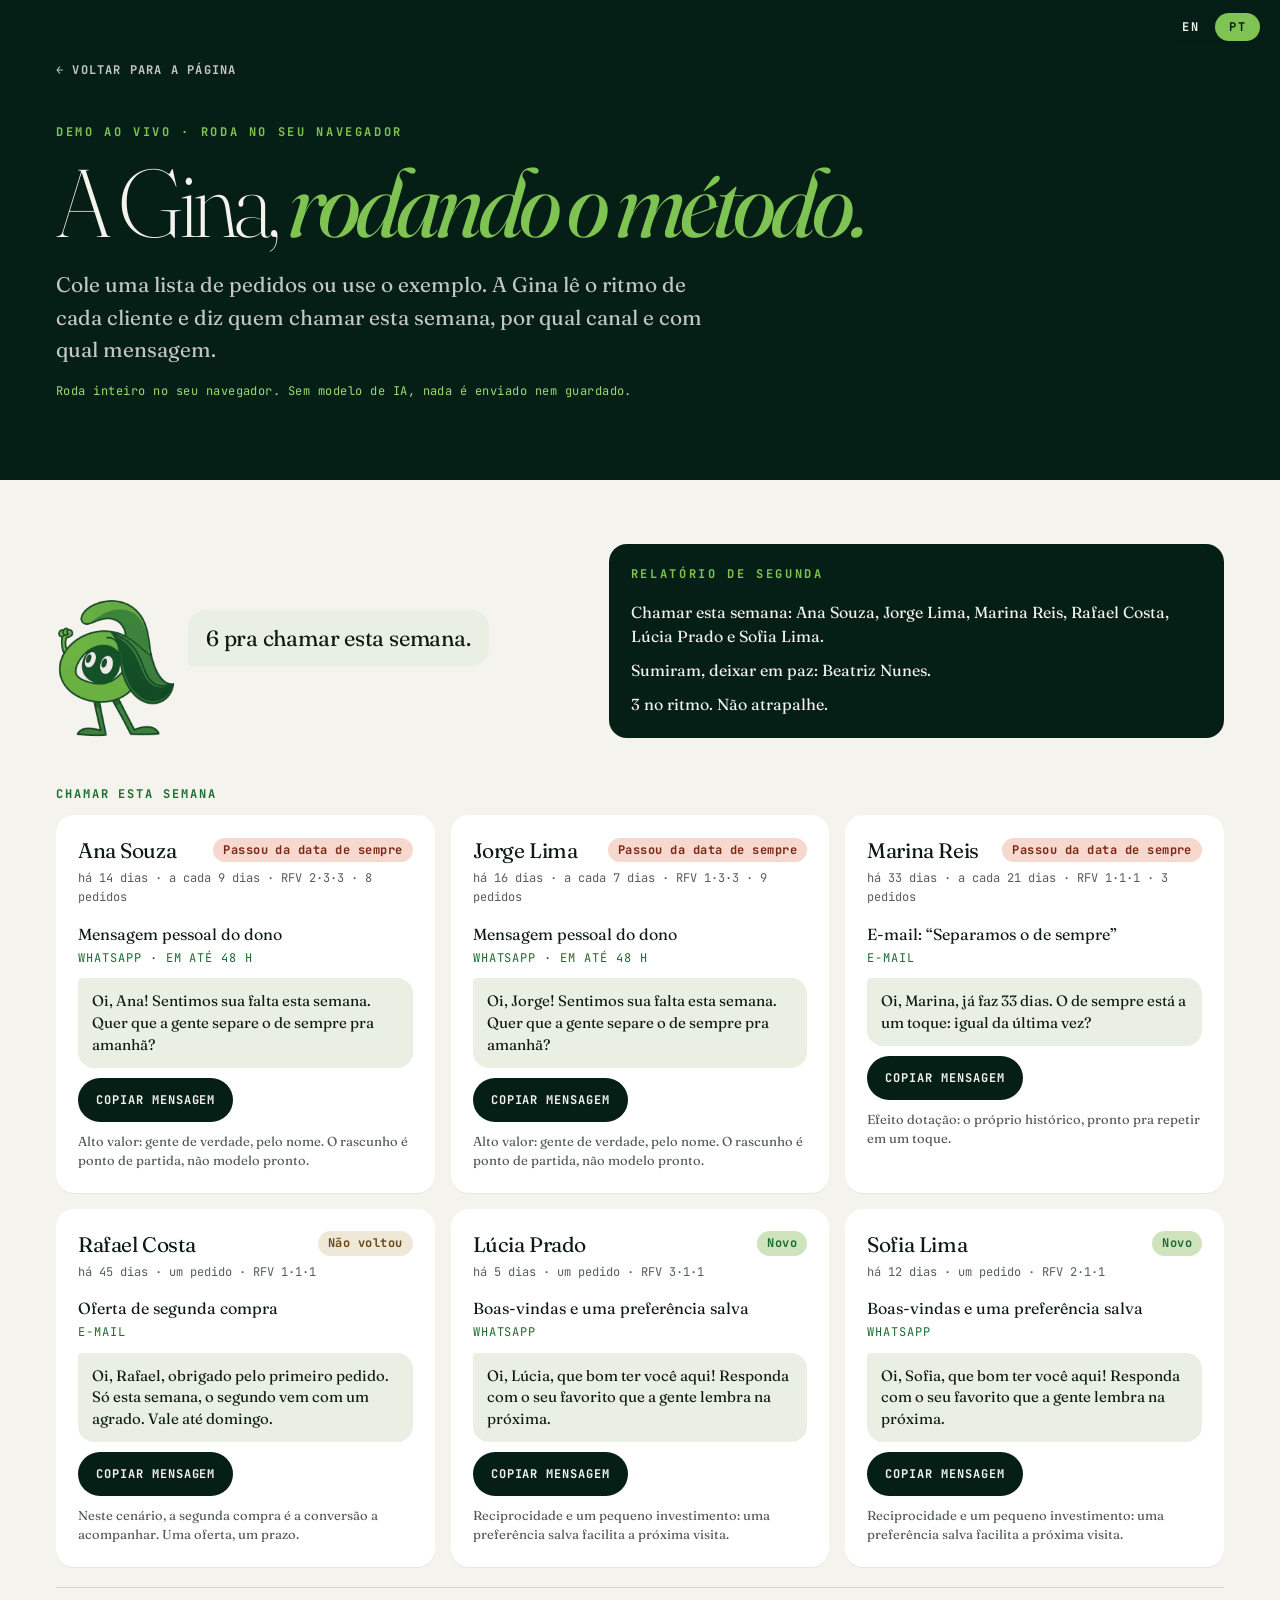
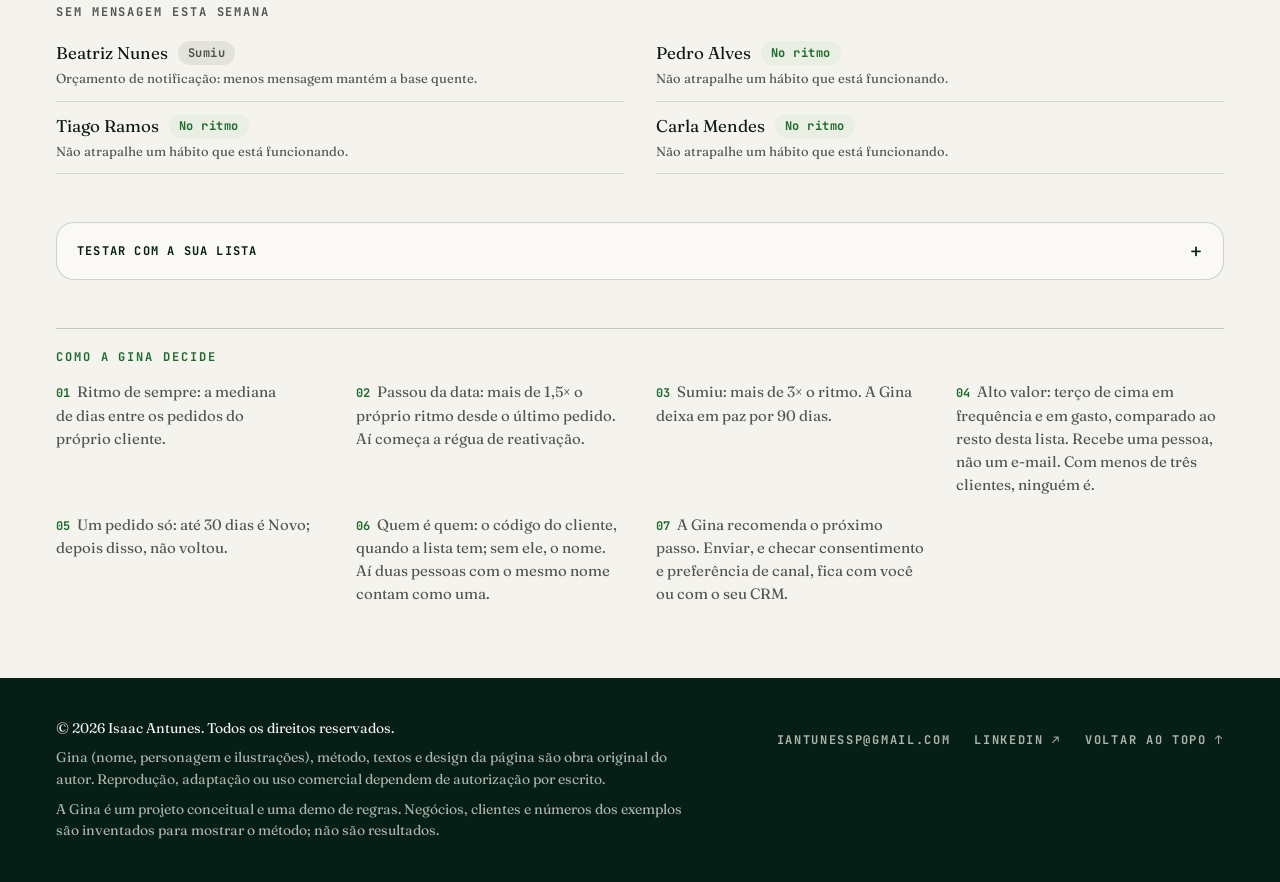
<file: pt/demo/index.html>
<!DOCTYPE html>
<!--
  Gina · CRM Strategy — demo
  © 2026 Isaac Antunes. All rights reserved.
  Generated by build.mjs — edit src/ and rebuild instead of editing this file.
-->
<html lang="pt-BR">
<head>
  <meta charset="utf-8">
  <meta name="viewport" content="width=device-width, initial-scale=1">
  <title>Demo · a Gina rodando o método</title>
  <meta name="description" content="Cole uma lista de pedidos ou use o exemplo. A Gina lê o ritmo de cada cliente e diz quem chamar esta semana, por qual canal e com qual mensagem.">
  <meta property="og:type" content="website">
  <meta property="og:title" content="Demo · a Gina rodando o método">
  <meta property="og:description" content="Cole uma lista de pedidos ou use o exemplo. A Gina lê o ritmo de cada cliente e diz quem chamar esta semana, por qual canal e com qual mensagem.">
  <meta property="og:url" content="https://isaacantunesfacha-dev.github.io/gina-crm/pt/demo/">
  <meta property="og:image" content="https://isaacantunesfacha-dev.github.io/gina-crm/assets/og-pt.jpg">
  <meta property="og:image:width" content="1200">
  <meta property="og:image:height" content="627">
  <meta property="og:image:alt" content="Demo · a Gina rodando o método">
  <meta property="og:locale" content="pt_BR">
  <meta name="twitter:card" content="summary_large_image">
  <link rel="canonical" href="https://isaacantunesfacha-dev.github.io/gina-crm/pt/demo/">
  <link rel="alternate" hreflang="en" href="https://isaacantunesfacha-dev.github.io/gina-crm/demo/">
  <link rel="alternate" hreflang="pt-BR" href="https://isaacantunesfacha-dev.github.io/gina-crm/pt/demo/">
  <link rel="alternate" hreflang="x-default" href="https://isaacantunesfacha-dev.github.io/gina-crm/demo/">
  <meta name="author" content="Isaac Antunes">
  <meta name="copyright" content="© 2026 Isaac Antunes">
  <meta name="theme-color" content="#061f16">
  <link rel="icon" href="../../assets/gina-icon.png">
  <link rel="preconnect" href="https://fonts.googleapis.com">
  <link rel="preconnect" href="https://fonts.gstatic.com" crossorigin>
  <link rel="stylesheet" href="https://fonts.googleapis.com/css2?family=Fraunces:ital,opsz,wght@0,9..144,200..700;1,9..144,200..700&family=JetBrains+Mono:wght@400;700&display=swap">
  <link rel="stylesheet" href="../../css/styles.css">
  <script src="../../js/gina.js" defer></script>
  <script src="../../js/demo.js" defer></script>
  <script src="../../js/ref.js" defer></script>
</head>
<body>
<a class="skip" href="#main">Pular para o conteúdo</a>

<nav class="lang" aria-label="Idioma"><a href="../../demo/" hreflang="en">EN</a><a href="../../pt/demo/" hreflang="pt-BR" aria-current="page">PT</a></nav>

<header class="demo-hero section--dark" id="top">
  <div class="wrap">
    <a class="demo-hero__back" href="../">← Voltar para a página</a>
    <p class="eyebrow">Demo ao vivo · roda no seu navegador</p>
    <h1 class="demo-hero__title">A Gina, <span class="em em--signal">rodando o método.</span></h1>
    <p class="demo-hero__intro">Cole uma lista de pedidos ou use o exemplo. A Gina lê o ritmo de cada cliente e diz quem chamar esta semana, por qual canal e com qual mensagem.</p>
    <p class="demo-hero__privacy">Roda inteiro no seu navegador. Sem modelo de IA, nada é enviado nem guardado.</p>
  </div>
</header>

<main id="main" class="demo">
  <section class="wrap demo__top" aria-live="polite">
    <div class="demo__speaker">
      <img src="../../assets/gina-flat.webp" alt="Gina" width="120" height="141">
      <p class="demo__bubble" data-bubble>Cole alguns pedidos ou use o exemplo pra ver a Gina trabalhar.</p>
    </div>
    <div class="profile demo__report" data-report hidden>
      <p class="eyebrow">Relatório de segunda</p>
      <ul data-report-lines></ul>
    </div>
  </section>

  <section class="wrap demo__results" data-results hidden>
    <h2 class="label demo__cards-k" data-rows-k>Chamar esta semana</h2>
    <ol class="demo-cards" data-rows></ol>
    <div class="demo__calm" data-calm hidden>
      <h2 class="label">Sem mensagem esta semana</h2>
      <ul data-calm-list></ul>
    </div>
  </section>

  <details class="wrap demo__own" data-own>
    <summary>Testar com a sua lista</summary>
    <form class="demo__form" data-form>
      <label class="label" for="orders">Pedidos · um por linha: nome, data, valor</label>
      <textarea id="orders" rows="10" spellcheck="false" autocomplete="off" aria-describedby="orders-help"></textarea>
      <p class="demo__help" id="orders-help">Datas como 30/09/2026 ou 2026-09-30. Separe com vírgula ou ponto e vírgula. Se tiver código de cliente, coloque antes do nome (código, nome, data, valor) para não juntar pessoas com o mesmo nome. <span>Forno da Vila · padaria de exemplo, fictícia</span></p>
      <div class="demo__buttons">
        <button class="btn btn--dark" type="submit">Rodar a Gina</button>
        <button class="btn btn--line" type="button" data-example>Usar a padaria de exemplo</button>
        <button class="btn btn--line" type="button" data-clear>Limpar</button>
      </div>
      <ul class="demo__errors" data-errors aria-live="polite"></ul>
    </form>
  </details>

  <div class="wrap demo__rules">
    <h2 class="label">Como a Gina decide</h2>
    <ol><li>Ritmo de sempre: a mediana de dias entre os pedidos do próprio cliente.</li><li>Passou da data: mais de 1,5× o próprio ritmo desde o último pedido. Aí começa a régua de reativação.</li><li>Sumiu: mais de 3× o ritmo. A Gina deixa em paz por 90 dias.</li><li>Alto valor: terço de cima em frequência e em gasto, comparado ao resto desta lista. Recebe uma pessoa, não um e-mail. Com menos de três clientes, ninguém é.</li><li>Um pedido só: até 30 dias é Novo; depois disso, não voltou.</li><li>Quem é quem: o código do cliente, quando a lista tem; sem ele, o nome. Aí duas pessoas com o mesmo nome contam como uma.</li><li>A Gina recomenda o próximo passo. Enviar, e checar consentimento e preferência de canal, fica com você ou com o seu CRM.</li></ol>
  </div>
</main>

<footer class="footer">
  <div class="wrap">
    <div class="footer__legal">
      <p><strong>© 2026 Isaac Antunes. Todos os direitos reservados.</strong></p>
      <p>Gina (nome, personagem e ilustrações), método, textos e design da página são obra original do autor. Reprodução, adaptação ou uso comercial dependem de autorização por escrito.</p>
      <p>A Gina é um projeto conceitual e uma demo de regras. Negócios, clientes e números dos exemplos são inventados para mostrar o método; não são resultados.</p>
    </div>
    <nav class="footer__links" aria-label="Isaac Antunes">
      <a href="mailto:iantunessp@gmail.com?subject=Diagn%C3%B3stico%20de%20CRM%20-%20Gina">iantunessp@gmail.com</a>
      <a href="https://www.linkedin.com/in/isaacnandes/" target="_blank" rel="noopener">LinkedIn ↗</a>
      <a href="#top">Voltar ao topo ↑</a>
    </nav>
  </div>
</footer>

<script type="application/json" id="demo-copy">{"title":"Demo · a Gina rodando o método","kicker":"Demo ao vivo · roda no seu navegador","h1a":"A Gina,","h1i":"rodando o método.","intro":"Cole uma lista de pedidos ou use o exemplo. A Gina lê o ritmo de cada cliente e diz quem chamar esta semana, por qual canal e com qual mensagem.","privacy":"Roda inteiro no seu navegador. Sem modelo de IA, nada é enviado nem guardado.","back":"← Voltar para a página","inputLabel":"Pedidos · um por linha: nome, data, valor","inputHelp":"Datas como 30/09/2026 ou 2026-09-30. Separe com vírgula ou ponto e vírgula. Se tiver código de cliente, coloque antes do nome (código, nome, data, valor) para não juntar pessoas com o mesmo nome.","example":"Usar a padaria de exemplo","clear":"Limpar","run":"Rodar a Gina","empty":"Cole alguns pedidos ou use o exemplo pra ver a Gina trabalhar.","skipped":"Linha {n} ignorada: {reason}.","duplicate":"Linha {n} repete a linha {m}. Contada como outro pedido; apague se for cópia.","id":"Código {id}","reasons":{"name":"falta o nome","date":"data não reconhecida","amount":"valor não reconhecido","future":"data no futuro"},"bubble":{"some":"{n} pra chamar esta semana.","one":"1 pra chamar esta semana.","none":"Ninguém pra chamar esta semana. Bom sinal."},"reportK":"Relatório de segunda","report":{"contact":"Chamar esta semana: {list}.","contactNone":"Ninguém pra chamar esta semana.","quiet":"Sumiram, deixar em paz: {list}.","rhythm":"{n} no ritmo. Não atrapalhe."},"rfv":"RFV","orders":"{n} pedidos","own":"Testar com a sua lista","contactK":"Chamar esta semana","calmK":"Sem mensagem esta semana","daysAgo":"há {n} dias","today":"hoje","every":"a cada {n} dias","once":"um pedido","status":{"missed":"Passou da data de sempre","dormant":"Sumiu","new":"Novo","oneoff":"Não voltou","rhythm":"No ritmo"},"actions":{"personal":{"name":"Mensagem pessoal do dono","channel":"WhatsApp · em até 48 h","msg":"Oi, {first}! Sentimos sua falta esta semana. Quer que a gente separe o de sempre pra amanhã?","why":"Alto valor: gente de verdade, pelo nome. O rascunho é ponto de partida, não modelo pronto."},"usual":{"name":"E-mail: “Separamos o de sempre”","channel":"E-mail","msg":"Oi, {first}, já faz {days} dias. O de sempre está a um toque: igual da última vez?","why":"Efeito dotação: o próprio histórico, pronto pra repetir em um toque."},"second":{"name":"Oferta de segunda compra","channel":"E-mail","msg":"Oi, {first}, obrigado pelo primeiro pedido. Só esta semana, o segundo vem com um agrado. Vale até domingo.","why":"Neste cenário, a segunda compra é a conversão a acompanhar. Uma oferta, um prazo."},"welcome":{"name":"Boas-vindas e uma preferência salva","channel":"WhatsApp","msg":"Oi, {first}, que bom ter você aqui! Responda com o seu favorito que a gente lembra na próxima.","why":"Reciprocidade e um pequeno investimento: uma preferência salva facilita a próxima visita."},"rest":{"name":"Sem mensagem por 90 dias","channel":"—","msg":"","why":"Orçamento de notificação: menos mensagem mantém a base quente."},"none":{"name":"Sem mensagem","channel":"—","msg":"","why":"Não atrapalhe um hábito que está funcionando."}},"copy":"Copiar mensagem","copied":"Copiado","rulesK":"Como a Gina decide","rules":["Ritmo de sempre: a mediana de dias entre os pedidos do próprio cliente.","Passou da data: mais de 1,5× o próprio ritmo desde o último pedido. Aí começa a régua de reativação.","Sumiu: mais de 3× o ritmo. A Gina deixa em paz por 90 dias.","Alto valor: terço de cima em frequência e em gasto, comparado ao resto desta lista. Recebe uma pessoa, não um e-mail. Com menos de três clientes, ninguém é.","Um pedido só: até 30 dias é Novo; depois disso, não voltou.","Quem é quem: o código do cliente, quando a lista tem; sem ele, o nome. Aí duas pessoas com o mesmo nome contam como uma.","A Gina recomenda o próximo passo. Enviar, e checar consentimento e preferência de canal, fica com você ou com o seu CRM."],"exampleShop":"Forno da Vila · padaria de exemplo, fictícia","lang":"pt-BR"}</script>
</body>
</html>
</file>
<file: css/styles.css>
/*
 * Gina · CRM Strategy
 * © 2026 Isaac Antunes. All rights reserved.
 */

/* ── Tokens ─────────────────────────────────────────── */
:root {
  --forest: #061f16;
  --ink: #0d1a14;
  --green: #1e6b2e;
  --signal: #7fc453;
  --signal-soft: #9bdb72;
  --signal-pale: #cfe8bd;
  --paper: #f5f3ed;
  --mint: #e9efe2;
  --mint-2: #cfe3bd;
  --sand: #efe7d8;
  --chat: #ece7dc;
  --rust: #9a321e;
  --coral: #e0533d;
  --device: #1a1a14;

  --serif: 'Fraunces', Georgia, serif;
  --mono: 'JetBrains Mono', ui-monospace, monospace;

  --max: 1280px;
  --gutter: clamp(20px, 5vw, 56px);
  --section-y: clamp(80px, 11vw, 150px);

  --accent: var(--green);
  --muted: rgba(13, 26, 20, .72);
  --line: rgba(13, 26, 20, .14);
}

/* ── Base ───────────────────────────────────────────── */
*, *::before, *::after { box-sizing: border-box; margin: 0; padding: 0; }
html { scroll-behavior: smooth; }
body {
  background: var(--paper);
  color: var(--ink);
  font-family: var(--serif);
  -webkit-font-smoothing: antialiased;
  overflow-x: hidden;
}
img { display: block; max-width: 100%; }
ul, ol { list-style: none; }
h1, h2, h3 { font-weight: 400; }
a { color: inherit; text-decoration: none; transition: color .2s, background-color .2s, border-color .2s; }
a:hover { color: var(--green); }
:focus-visible { outline: 2px solid var(--signal); outline-offset: 3px; border-radius: 4px; }

.skip {
  position: absolute; left: 16px; top: -100px; z-index: 60;
  padding: 10px 16px; border-radius: 99px;
  background: var(--signal); color: var(--forest);
  font: 700 12px/1 var(--mono); letter-spacing: .1em; text-transform: uppercase;
}
.skip:focus { top: 16px; }

@media (prefers-reduced-motion: reduce) {
  html { scroll-behavior: auto; }
  *, *::before, *::after { transition: none !important; }
}

/* ── Shared type ────────────────────────────────────── */
.mono { font-family: var(--mono); }
.em { font-style: italic; font-weight: 400; }
.em--accent { color: var(--accent); }
.em--signal { color: var(--signal); }
.em--underline { border-bottom: 4px solid var(--signal); }
.strike {
  color: rgba(13, 26, 20, .56);
  text-decoration: line-through 3px var(--coral);
}
.tag-mono { font-family: var(--mono); letter-spacing: -.02em; color: var(--signal); }

.eyebrow {
  font: 700 12px/1.4 var(--mono);
  letter-spacing: .22em;
  text-transform: uppercase;
  color: var(--accent);
}
.label {
  font: 700 12px/1.4 var(--mono);
  letter-spacing: .16em;
  text-transform: uppercase;
}
.title {
  margin-top: 24px;
  max-width: 18ch;
  font-weight: 200;
  font-size: clamp(34px, 5vw, 72px);
  line-height: 1;
  letter-spacing: -.04em;
  text-wrap: balance;
}
.intro {
  margin-top: 24px;
  max-width: 56ch;
  font-size: 18px;
  line-height: 1.55;
  color: var(--muted);
  text-wrap: pretty;
}
.pretty { text-wrap: pretty; }

/* ── Sections ───────────────────────────────────────── */
.section { padding: var(--section-y) var(--gutter); }
.wrap { max-width: var(--max); margin-inline: auto; }

.section--dark {
  --accent: var(--signal);
  --muted: rgba(245, 243, 237, .78);
  --line: rgba(245, 243, 237, .16);
  background: var(--forest);
  color: var(--paper);
}
.section--dark a:hover { color: var(--signal); }
.section--mint { background: var(--mint); }
.section--sand { --accent: var(--rust); background: var(--sand); }
.section--signal { background: var(--signal); color: var(--forest); }

/* Reusable grids */
.grid { display: grid; grid-template-columns: repeat(auto-fit, minmax(min(100%, var(--col, 300px)), 1fr)); }
.hairline {
  gap: 1px;
  background: var(--line);
  border: 1px solid var(--line);
}
.split { margin-top: 24px; display: grid; grid-template-columns: repeat(auto-fit, minmax(min(100%, 420px), 1fr)); gap: 32px 56px; align-items: end; }
.split--zero { gap: 40px; }
.split .title { margin-top: 0; max-width: none; }

/* Buttons */
.btn {
  display: inline-block;
  padding: 16px 26px;
  border-radius: 99px;
  font: 700 13px/1.2 var(--mono);
  letter-spacing: .1em;
  text-transform: uppercase;
  box-shadow: 0 1px 0 rgba(6, 31, 22, .08);
}
.btn--primary { background: var(--signal); color: var(--forest); }
.btn--primary:hover { background: var(--paper); color: var(--forest); }
.btn--ghost { border: 1px solid rgba(245, 243, 237, .4); background: transparent; }
.btn--ghost:hover { border-color: var(--signal); }
.btn--dark { background: var(--forest); color: var(--paper); }
.btn--dark:hover { background: var(--paper); color: var(--forest); }
.btn:active { transform: translateY(1px); }

.chip {
  align-self: flex-start;
  padding: 6px 10px;
  border: 1px solid rgba(127, 196, 83, .45);
  border-radius: 99px;
  font: 700 11px/1.3 var(--mono);
  letter-spacing: .08em;
  background: rgba(127, 196, 83, .12);
  color: var(--signal-soft);
}

/* ── Language switch ────────────────────────────────── */
.lang {
  position: fixed; top: 9px; right: 16px; z-index: 50;
  display: flex; gap: 2px; padding: 4px;
  border-radius: 99px;
  background: rgba(6, 31, 22, .88);
  backdrop-filter: blur(8px);
}
.lang a {
  padding: 8px 14px;
  border-radius: 99px;
  font: 700 12px/1 var(--mono);
  letter-spacing: .12em;
  color: var(--paper);
}
.lang a { position: relative; }
.lang a::after, .who__link::after, .demo-link::after { content: ''; position: absolute; inset: -12px -4px; }
.lang a:hover { color: var(--signal); }
.lang a[aria-current="page"] { background: var(--signal); color: var(--forest); }

/* ── Hero ───────────────────────────────────────────── */
.hero { padding: clamp(20px, 4vw, 48px) var(--gutter) clamp(56px, 8vw, 96px); }
.hero__meta {
  display: flex; justify-content: space-between; flex-wrap: wrap; gap: 16px;
  padding-right: 120px;
  font: 700 12px/1.4 var(--mono);
  letter-spacing: .22em; text-transform: uppercase;
  color: rgba(245, 243, 237, .62);
}
.hero__grid {
  margin-top: clamp(24px, 7vw, 96px);
  display: grid;
  grid-template-areas: "head" "art" "body";
  gap: 16px;
}
.hero__head { grid-area: head; }
.hero__body { grid-area: body; }
.hero__art { grid-area: art; }
@media (min-width: 960px) {
  .hero__grid {
    grid-template-columns: minmax(0, 1fr) minmax(0, 1fr);
    grid-template-areas: "head art" "body art";
    column-gap: clamp(24px, 4vw, 64px); row-gap: 0;
    align-items: start;
  }
}
.hero__fun {
  margin-bottom: 22px;
  font-style: italic; font-weight: 300;
  font-size: clamp(22px, 2.4vw, 32px);
  line-height: 1.15; letter-spacing: -.02em;
  color: var(--signal-soft);
}
.hero__title {
  font-weight: 200;
  font-size: clamp(48px, 7.4vw, 112px);
  line-height: .94; letter-spacing: -.05em;
  text-wrap: balance;
}
.hero__lead {
  margin-top: 8px; max-width: 46ch;
  display: flex; flex-direction: column; gap: 1.6em;
  font-size: clamp(18px, 1.6vw, 21px); line-height: 1.6;
  color: rgba(245, 243, 237, .8);
  text-wrap: pretty;
}
.hero__lead--more { margin-top: 40px; }
@media (min-width: 960px) { .hero__lead:first-child { margin-top: 32px; } }
.hero__ctas { margin-top: 28px; display: flex; flex-wrap: wrap; gap: 12px; }
.hero__ctas .btn--ghost:hover { color: var(--signal); }
.cta-note { margin-top: 14px; font: 400 12px/1.5 var(--mono); letter-spacing: .04em; }
.hero .cta-note { color: rgba(245, 243, 237, .78); }
.close .cta-note { margin-top: 14px; color: rgba(6, 31, 22, .92); }

.who {
  margin-top: 48px; padding-top: 24px; max-width: 52ch;
  border-top: 1px solid var(--line);
  display: flex; flex-direction: column; gap: 10px;
}
.who p:not(.eyebrow) { font-size: 17px; line-height: 1.55; color: rgba(245, 243, 237, .86); text-wrap: pretty; }
.who__link {
  position: relative;
  align-self: flex-start;
  display: flex; align-items: center; gap: 10px;
  padding-bottom: 4px;
  border-bottom: 1px solid rgba(245, 243, 237, .4);
  font: 700 12px/1.3 var(--mono);
  letter-spacing: .1em; text-transform: uppercase;
}
.section--dark .who__link:hover { border-bottom-color: var(--signal); }
.who__in {
  display: grid; place-items: center;
  width: 22px; height: 22px; border-radius: 5px;
  background: var(--paper); color: var(--forest);
  font: 700 13px/1 var(--serif); letter-spacing: 0; text-transform: none;
}

.hero__art { position: relative; aspect-ratio: 7 / 6; width: min(100%, 250px); margin-inline: auto; }
@media (min-width: 960px) { .hero__art { width: 100%; } }
.hero__art > * { position: absolute; inset: 0; width: 100%; height: 100%; object-fit: contain; }

/* ── Section bar ────────────────────────────────────── */
.jump {
  position: sticky; top: 0; z-index: 40;
  background: rgba(6, 31, 22, .94); backdrop-filter: blur(8px);
  border-bottom: 1px solid rgba(245, 243, 237, .1);
}
.jump__inner {
  max-width: var(--max); margin-inline: auto;
  display: flex; gap: 4px; overflow-x: auto; scrollbar-width: none;
  padding: 6px var(--gutter);
}
@media (max-width: 959px) {
  .jump__inner {
    margin-right: 124px; padding-right: 24px;
    -webkit-mask-image: linear-gradient(90deg, #000 calc(100% - 28px), transparent);
            mask-image: linear-gradient(90deg, #000 calc(100% - 28px), transparent);
  }
}
.jump__inner::-webkit-scrollbar { display: none; }
.jump a {
  flex: none; display: inline-flex; align-items: center; min-height: 44px; padding: 0 12px;
  border-radius: 99px;
  font: 700 12px/1 var(--mono); letter-spacing: .1em; text-transform: uppercase;
  color: rgba(245, 243, 237, .75);
}
.jump a:first-child { margin-left: -12px; }
.jump a:hover { color: var(--signal); }
.jump a[aria-current] { color: var(--forest); background: var(--signal); }
main [id] { scroll-margin-top: 64px; }

/* ── 01 Diagnosis ───────────────────────────────────── */
/* ── Cost: today vs with Gina, then how to measure it ── */
.costs { margin-top: 40px; border-top: 1px solid var(--line); }
.cost { display: grid; gap: 14px; padding: 28px 0; border-bottom: 1px solid var(--line); }
.cost__k { color: var(--green); }
.cost__tag { display: block; margin-bottom: 6px; font: 700 11px/1.3 var(--mono); letter-spacing: .14em; text-transform: uppercase; }
.cost__a { font-size: 17px; line-height: 1.5; color: var(--muted); text-wrap: pretty; }
.cost__b { padding-left: 16px; border-left: 3px solid var(--signal); font-size: 20px; line-height: 1.4; letter-spacing: -.01em; text-wrap: pretty; }
.cost__b .cost__tag { color: var(--green); }
.costs__formula { margin-top: 40px; padding: 28px 24px; border-radius: 18px; background: var(--forest); color: var(--paper); display: flex; flex-direction: column; gap: 12px; }
.costs__formula .label { color: var(--signal); }
.costs__eq { font: 700 clamp(15px, 3.9vw, 22px)/1.5 var(--mono); color: var(--paper); text-wrap: balance; }
.costs__note { font-size: 15px; line-height: 1.5; color: rgba(245, 243, 237, .78); }
@media (min-width: 960px) {
  .cost { grid-template-columns: 200px minmax(0, 1fr) minmax(0, 1fr); gap: 40px; align-items: start; }
  .costs__formula { padding: 36px 40px; }
}

/* ── Call to action bands: text on the left, two buttons on the right ── */
.cta-band { display: flex; flex-direction: column; gap: 24px; }
.cta-band--dark { margin-top: 56px; padding-top: 32px; border-top: 1px solid rgba(245, 243, 237, .2); }
.cta-band__t { max-width: 30ch; font-size: clamp(24px, 6vw, 32px); line-height: 1.2; font-weight: 300; letter-spacing: -.02em; text-wrap: balance; }
.cta-band .hero__ctas { margin-top: 0; }
.cta-band--light .cta-note { color: rgba(13, 26, 20, .78); }
@media (min-width: 960px) {
  .cta-band { flex-direction: row; align-items: center; justify-content: space-between; gap: 56px; }
}

.hero__gloss { margin-top: 18px; max-width: 46ch; font-size: 15px; line-height: 1.55; color: rgba(245, 243, 237, .78); text-wrap: pretty; }
.step__plain { margin-bottom: 10px; font-size: clamp(20px, 5vw, 24px); line-height: 1.25; font-weight: 300; letter-spacing: -.01em; color: var(--paper); text-wrap: balance; }

.fixes__head { margin-top: 48px; display: flex; align-items: center; gap: 16px; font: 700 12px/1 var(--mono); letter-spacing: .14em; text-transform: uppercase; color: var(--green); }
.fixes__head::after { content: ''; flex: 1; height: 1px; background: var(--line); }
.fixes { margin-top: 32px; display: flex; flex-direction: column; gap: 56px; }
.fix { display: grid; grid-template-columns: minmax(0, 1fr); }
.fix__k { font: 700 12px/1 var(--mono); letter-spacing: .14em; color: var(--green); }
.fix__t { margin-top: 14px; font-size: clamp(30px, 8vw, 44px); line-height: 1.05; letter-spacing: -.03em; font-weight: 300; text-wrap: balance; }
.fix__d { margin-top: 14px; max-width: 46ch; font-size: 17px; line-height: 1.6; color: var(--muted); text-wrap: pretty; }
.fix__arrow { position: relative; display: block; width: 2px; height: 44px; margin: 20px 0 20px 6px; background: var(--green); transform-origin: top; }
.fix__arrow::after {
  content: ''; position: absolute; left: -7px; bottom: -1px; width: 14px; height: 14px;
  border-right: 2px solid var(--green); border-bottom: 2px solid var(--green); transform: rotate(45deg) translate(-1px, -1px);
}
.fix__answer { padding: 28px 24px; border-radius: 18px; background: var(--forest); color: var(--paper); display: flex; flex-direction: column; gap: 14px; }
.fix__label { font: 700 12px/1 var(--mono); letter-spacing: .14em; text-transform: uppercase; color: var(--signal); }
.fix__a { font-size: clamp(24px, 6.4vw, 30px); line-height: 1.22; letter-spacing: -.02em; font-weight: 300; text-wrap: balance; }
.fix__proof { margin-top: 6px; padding-top: 16px; border-top: 1px solid rgba(245, 243, 237, .2); font: 400 12px/1.65 var(--mono); letter-spacing: .02em; color: rgba(245, 243, 237, .78); text-wrap: pretty; }
.fix__proof span { margin-right: 6px; letter-spacing: .12em; text-transform: uppercase; color: var(--signal); }
.fix__proof b { color: var(--paper); }
@media (min-width: 960px) {
  .fixes { gap: 40px; }
  .fix { grid-template-columns: minmax(0, 1fr) 96px minmax(0, 1.1fr); align-items: center; }
  .fix__arrow { width: 96px; height: 2px; margin: 0; transform-origin: left; }
  .fix__arrow::after { left: auto; right: -1px; bottom: -7px; transform: rotate(-45deg) translate(1px, 1px); }
  .fix__answer { padding: 36px 40px; }
}
@supports (animation-timeline: view()) {
  @media (prefers-reduced-motion: no-preference) {
    .fix__arrow { animation: fix-draw linear both; animation-timeline: view(); animation-range: entry 10% cover 35%; }
    @keyframes fix-draw { from { transform: scale(0, 0); } to { transform: scale(1, 1); } }
  }
}

/* ── 02 Method ──────────────────────────────────────── */
.title--narrow { max-width: 17ch; }
.title--method { line-height: 1.02; }
.title .tag-mono { font-size: .62em; vertical-align: .12em; }
.steps { margin-top: 56px; }
.steps__note { margin-top: 24px; max-width: 62ch; font: 400 12px/1.6 var(--mono); letter-spacing: .04em; color: rgba(245, 243, 237, .7); }
.step {
  --col: 220px;
  gap: 20px 40px;
  padding: 32px 0;
  border-top: 1px solid var(--line);
}
.step__head { display: flex; gap: 18px; align-items: baseline; }
.step__n { font: 700 13px/1 var(--mono); color: var(--signal); }
.step__name { font-size: clamp(28px, 3vw, 40px); font-style: italic; letter-spacing: -.03em; line-height: 1; }
.step__what { font-size: 16px; line-height: 1.6; color: var(--muted); text-wrap: pretty; }
.step__col { display: flex; flex-direction: column; gap: 10px; }
.step__label { font: 400 12px/1.4 var(--mono); letter-spacing: .14em; text-transform: uppercase; color: rgba(245, 243, 237, .7); }
.step__tool { font: 400 13px/1.55 var(--mono); }
.step__out { font-size: 17px; line-height: 1.4; }

/* ── 03 Lifecycle ───────────────────────────────────── */
.stages { --col: 140px; margin-top: 56px; gap: 8px; }
.stage { display: flex; flex-direction: column; gap: 14px; }
.stage__bar { height: 10px; border-radius: 99px; background: var(--c); }
.stage__n { font: 700 12px/1 var(--mono); color: var(--muted); }
.stage__name { font-size: 22px; line-height: 1.1; letter-spacing: -.02em; }
.stage__rule { font-size: 14px; line-height: 1.5; color: var(--muted); text-wrap: pretty; }
.rules { --col: 300px; margin-top: 48px; gap: 20px; }
.rule { padding: 22px 24px; border: 1px solid rgba(13, 26, 20, .16); border-radius: 14px; font-size: 16px; line-height: 1.55; text-wrap: pretty; }
.rule .label { letter-spacing: .14em; color: var(--green); }

/* Hero art: the poster is a plain <img> in the HTML; keyed-video.js swaps it for the keyed canvas. */
keyed-video { display: block; position: relative; }
keyed-video > img { position: absolute; inset: 0; width: 100%; height: 100%; object-fit: contain; }

/* ── 03b Journey 360 ────────────────────────────────── */
.track { position: relative; margin-top: 56px; height: clamp(120px, 18vw, 200px); }
.track__line {
  position: absolute; left: 0; right: 0; bottom: 22px; height: 2px;
  background: repeating-linear-gradient(90deg, var(--green) 0 8px, transparent 8px 16px);
  opacity: .75;
}
.track__stop {
  position: absolute; bottom: 14px; left: var(--x);
  width: 18px; height: 18px; transform: translateX(-50%);
  border: 2px solid var(--green); border-radius: 99px;
  background: var(--signal);
  transition: background-color .4s;
}
.is-live .track__stop { background: var(--paper); }
.is-live .track__stop.is-reached { background: var(--signal); }
.walker {
  position: absolute; bottom: 18px; left: 90%;
  width: clamp(96px, 14vw, 170px); height: auto; aspect-ratio: 1;
  transform: translateX(-50%);
  object-fit: contain; pointer-events: none;
}

.channels { --col: 200px; margin-top: 28px; gap: 12px; }
@media (max-width: 639px) {
  .channels { grid-template-columns: 1fr; position: relative; padding-left: 28px; gap: 16px; }
  .channels::before {
    content: ''; position: absolute; left: 7px; top: 24px; bottom: 24px; width: 2px;
    border-radius: 2px; background: var(--green); opacity: .75;
  }
  .channel { position: relative; }
  .channel::before {
    content: ''; position: absolute; left: -28px; top: 17px; z-index: 1;
    width: 16px; height: 16px; box-sizing: border-box;
    border: 2px solid var(--green); border-radius: 99px; background: var(--signal);
    transition: background-color .4s, box-shadow .4s;
  }
  .is-live .channel::before { background: var(--paper); }
  .is-live .channel.is-reached::before { background: var(--signal); }
  .is-live .channel.is-current::before { background: var(--signal); box-shadow: 0 0 0 5px rgba(127, 196, 83, .3); }
}
.channel {
  display: flex; flex-direction: column; gap: 14px;
  padding: 16px; border-radius: 16px;
  border: 1px solid var(--line);
  transition: background-color .4s, border-color .4s;
}
.channel.is-current { border-color: var(--green); background: var(--mint); }
.channel__k { letter-spacing: .14em; color: var(--green); }
.channel__learn { font-size: 14px; line-height: 1.5; text-wrap: pretty; }
.channel__why {
  margin-top: auto; padding-top: 10px;
  border-top: 1px solid rgba(13, 26, 20, .12);
  font-size: 13px; line-height: 1.5; color: rgba(13, 26, 20, .68); text-wrap: pretty;
}

/* Channel mockups (branded pieces) */
.mock { height: 280px; border-radius: 12px; overflow: hidden; display: flex; flex-direction: column; }
.mock__by { margin-top: auto; font: 400 9px/1.3 var(--mono); letter-spacing: .12em; text-transform: uppercase; color: rgba(13, 26, 20, .62); }
.mock__k { font: 700 9px/1.3 var(--mono); letter-spacing: .2em; text-transform: uppercase; color: var(--signal); }
.mock__logo { flex: none; display: grid; place-items: center; border-radius: 99px; font-style: italic; }

.mock--email { background: #fff; box-shadow: 0 1px 0 rgba(13, 26, 20, .08), 0 8px 24px -12px rgba(6, 31, 22, .25); }
.mock--email .mock__head { padding: 10px 12px; border-bottom: 1px solid rgba(13, 26, 20, .08); display: flex; flex-direction: column; gap: 2px; font-size: 12px; }
.mock--email .mock__head strong { font-weight: 600; }
.mock--email .mock__head span { line-height: 1.3; color: rgba(13, 26, 20, .75); }
.mock--email .mock__hero { background: var(--forest); color: var(--paper); padding: 16px 14px; display: flex; flex-direction: column; gap: 6px; }
.mock--email .mock__hero p:last-child { font-size: 20px; font-weight: 300; letter-spacing: -.02em; line-height: 1.05; }
.mock--email .mock__body { padding: 12px 14px; display: flex; flex-direction: column; gap: 10px; flex: 1; font-size: 12px; line-height: 1.45; color: rgba(13, 26, 20, .8); }
.mock__cta { align-self: flex-start; padding: 8px 14px; border-radius: 99px; background: var(--signal); color: var(--forest); font-size: 12px; font-weight: 600; }

.mock--news { background: var(--paper); border: 1px solid rgba(13, 26, 20, .12); padding: 16px 14px; gap: 10px; }
.mock--news .mock__mast { display: flex; justify-content: space-between; align-items: baseline; padding-bottom: 8px; border-bottom: 2px solid var(--forest); }
.mock--news .mock__mast span:first-child { font-size: 18px; font-style: italic; letter-spacing: -.02em; }
.mock--news .mock__mast span:last-child { font: 700 9px/1 var(--mono); color: var(--green); }
.mock--news .mock__img { height: 70px; border-radius: 8px; background: var(--mint); display: flex; align-items: flex-end; padding: 8px; font: 400 9px/1 var(--mono); letter-spacing: .12em; text-transform: uppercase; }
.mock--news .mock__title { font-size: 17px; line-height: 1.15; letter-spacing: -.01em; }
.mock--news .mock__text { font-size: 12px; line-height: 1.45; color: rgba(13, 26, 20, .7); }

.mock--push { background: var(--forest); color: var(--paper); padding: 20px 12px; align-items: center; gap: 4px; }
.mock--push .mock__day { font: 400 11px/1.3 var(--mono); color: rgba(245, 243, 237, .7); }
.mock--push .mock__time { font-size: 52px; font-weight: 200; letter-spacing: -.04em; line-height: 1; }
.mock--push .mock__note { margin-top: auto; width: 100%; padding: 12px; border-radius: 14px; background: rgba(245, 243, 237, .14); display: flex; gap: 10px; align-items: flex-start; }
.mock--push .mock__logo { width: 28px; height: 28px; border-radius: 8px; background: var(--signal); color: var(--forest); font-size: 14px; }
.mock--push .mock__note div { display: flex; flex-direction: column; gap: 2px; min-width: 0; font-size: 12px; line-height: 1.35; }
.mock--push .mock__note strong { font-weight: 600; }
.mock--push .mock__note span:last-child { font-size: 11px; color: rgba(245, 243, 237, .75); }

.mock--sms { background: #fff; border: 1px solid rgba(13, 26, 20, .1); }
.mock--sms .mock__head { padding: 10px; border-bottom: 1px solid rgba(13, 26, 20, .08); display: flex; flex-direction: column; align-items: center; gap: 4px; font-size: 11px; font-weight: 600; }
.mock--sms .mock__logo { width: 30px; height: 30px; background: var(--green); color: var(--paper); font-size: 14px; font-weight: 400; }
.mock--sms .mock__thread { padding: 14px 12px; display: flex; flex-direction: column; gap: 8px; flex: 1; font-size: 12px; line-height: 1.4; }
.mock--sms .mock__stamp { align-self: center; font: 400 9px/1 var(--mono); color: rgba(13, 26, 20, .62); }
.bubble-in { max-width: 88%; padding: 10px 12px; border-radius: 16px 16px 16px 4px; background: var(--mint); }
.bubble-out { align-self: flex-end; padding: 8px 14px; border-radius: 16px 16px 4px 16px; background: var(--signal); color: var(--forest); font-weight: 600; }

.mock--story { background: var(--green); color: var(--paper); padding: 12px; gap: 10px; }
.mock--story .mock__bars { display: flex; gap: 3px; }
.mock--story .mock__bars span { flex: 1; height: 2px; background: var(--paper); }
.mock--story .mock__bars span:last-child { background: rgba(245, 243, 237, .35); }
.mock--story .mock__who { display: flex; align-items: center; gap: 8px; font-size: 11px; font-weight: 600; }
.mock--story .mock__logo { width: 22px; height: 22px; background: var(--signal); color: var(--forest); font-size: 11px; font-weight: 400; }
.mock--story .mock__k { margin-top: 10px; color: var(--signal-pale); }
.mock--story .mock__quote { font-size: 22px; font-weight: 300; line-height: 1.05; letter-spacing: -.02em; }
.mock--story .mock__poll { margin-top: auto; padding: 10px; border-radius: 12px; background: var(--paper); color: var(--forest); display: flex; flex-direction: column; gap: 6px; font-size: 12px; }
.mock--story .mock__poll strong { font-weight: 600; }
.mock--story .mock__poll div { display: grid; grid-template-columns: 1fr 1fr; gap: 6px; }
.mock--story .mock__poll span { padding: 6px; border-radius: 8px; background: var(--mint); }
.mock--story .mock__poll span:first-child { background: var(--signal); }

.profile {
  margin-top: 40px; padding: 28px; border-radius: 18px;
  background: var(--forest); color: var(--paper);
  display: flex; flex-direction: column; gap: 18px;
}
.profile .eyebrow { color: var(--signal); }
.profile__traits { display: flex; flex-wrap: wrap; gap: 10px; }
.profile__traits li {
  padding: 10px 16px; border-radius: 99px;
  border: 1px solid rgba(127, 196, 83, .5);
  background: rgba(255, 255, 255, .02);
  font-size: 16px;
  transition: color .5s, background-color .5s, border-color .5s;
}
.is-live .profile__traits li { color: rgba(245, 243, 237, .6); }
.is-live .profile__traits li.is-reached { color: var(--paper); background: rgba(127, 196, 83, .14); border-color: var(--signal); }

/* ── 04 Win-back ────────────────────────────────────── */
.flow { --col: 280px; margin-top: 56px; gap: 16px; align-items: start; }
.flow__col { display: flex; flex-direction: column; gap: 10px; }
.flow__col .label + * { margin-bottom: 14px; }
.flow__col > :last-child { margin-bottom: 0; }
.flow .label { color: rgba(13, 26, 20, .72); }
.flow .label--accent { color: var(--green); }
.node { border-radius: 14px; padding: 22px; font-size: 17px; line-height: 1.4; }
.node--dark { background: var(--forest); color: var(--paper); }
.node--light { background: var(--paper); border: 1px solid rgba(13, 26, 20, .16); }
.node--signal { background: var(--signal); color: var(--forest); }
.node--big { font-size: 20px; line-height: 1.25; }
.node--stack { display: flex; flex-direction: column; gap: 14px; }
.node__code { margin-top: 10px; font: 400 12px/1.5 var(--mono); color: var(--signal-soft); }
.node__wait { font: 400 12px/1.4 var(--mono); color: rgba(13, 26, 20, .72); }
.flow__run { display: flex; gap: 14px; align-items: center; }
.flow__run img { width: 64px; height: auto; flex: none; }
.flow__run p { font: 400 12px/1.5 var(--mono); color: var(--muted); }

/* ── 05 Mobile-first ────────────────────────────────── */
.mobile__lead { font-size: 19px; line-height: 1.6; color: rgba(245, 243, 237, .8); max-width: 48ch; text-wrap: pretty; }
.phones { --col: 260px; margin-top: 64px; gap: 48px 32px; }
.phone-card { display: flex; flex-direction: column; gap: 22px; }
.phone {
  position: relative; overflow: hidden;
  width: 100%; max-width: 290px; aspect-ratio: 9 / 19; margin-inline: auto;
  border: 10px solid var(--device); border-radius: 42px;
  background: var(--paper); color: var(--forest);
  box-shadow: 0 30px 60px -30px rgba(0, 0, 0, .6);
}
.phone::before {
  content: ''; position: absolute; top: 8px; left: 50%; z-index: 2;
  width: 84px; height: 22px; transform: translateX(-50%);
  border-radius: 99px; background: var(--device);
}
.phone__screen { position: absolute; inset: 0; display: flex; flex-direction: column; }
.phone-card__k { color: var(--signal); }
.phone-card__t { margin-top: 8px; font-size: 24px; letter-spacing: -.02em; }
.phone-card__d { margin-top: 8px; font-size: 15px; line-height: 1.55; color: rgba(245, 243, 237, .75); text-wrap: pretty; }

/* Phone 1 · lock screen push */
.screen-lock { background: linear-gradient(180deg, var(--green), var(--forest)); color: var(--paper); align-items: center; padding: 56px 12px 20px; }
.screen-lock__day { font: 400 11px/1.3 var(--mono); color: rgba(245, 243, 237, .7); }
.screen-lock__time { font-weight: 200; font-size: 64px; line-height: 1; letter-spacing: -.04em; }
.push { margin-top: 28px; width: 100%; padding: 14px; border-radius: 20px; background: rgba(245, 243, 237, .94); color: var(--forest); display: flex; flex-direction: column; gap: 8px; }
.push__app { display: flex; align-items: center; gap: 8px; font: 700 10px/1 var(--mono); letter-spacing: .08em; text-transform: uppercase; }
.push__app img { width: 22px; height: 22px; object-fit: contain; padding: 2px; border-radius: 6px; background: var(--forest); }
.push__app span:last-child { margin-left: auto; font-weight: 400; letter-spacing: 0; text-transform: none; color: rgba(6, 31, 22, .55); }
.push__t { font-size: 15px; font-weight: 600; line-height: 1.25; }
.push__b { font-size: 13px; line-height: 1.4; color: rgba(6, 31, 22, .75); }
.push__actions { margin-top: 4px; display: grid; grid-template-columns: 1fr 1fr; gap: 6px; }
.push__actions span { padding: 9px; border-radius: 12px; text-align: center; font: 700 11px/1 var(--mono); background: rgba(6, 31, 22, .08); }
.push__actions span:first-child { background: var(--forest); color: var(--paper); }

/* Phone 2 · owner home */
.screen-home { padding: 48px 14px 0; }
.screen-home__hello { font: 400 10px/1.3 var(--mono); letter-spacing: .12em; text-transform: uppercase; color: rgba(6, 31, 22, .55); }
.screen-home__title { margin-top: 6px; font-weight: 300; font-size: 24px; line-height: 1.05; letter-spacing: -.03em; }
.screen-home__title .em { font-weight: inherit; color: var(--rust); }
.risk { margin-top: 14px; display: flex; flex-direction: column; gap: 8px; }
.risk li { display: flex; align-items: center; gap: 10px; padding: 10px 12px; border-radius: 14px; background: #fff; border: 1px solid rgba(6, 31, 22, .1); }
.risk__avatar { flex: none; display: grid; place-items: center; width: 30px; height: 30px; border-radius: 50%; background: var(--mint-2); font: 700 11px/1 var(--mono); }
.risk__who { flex: 1; min-width: 0; }
.risk__who p:first-child { font-size: 14px; line-height: 1.1; }
.risk__who p:last-child { margin-top: 3px; font: 400 10px/1.3 var(--mono); color: rgba(6, 31, 22, .6); }
.risk__action { padding: 6px 8px; border-radius: 99px; background: var(--mint); color: var(--green); font: 700 9px/1 var(--mono); white-space: nowrap; }
.screen-home__prog { margin-top: 12px; font: 400 10px/1.3 var(--mono); color: rgba(6, 31, 22, .65); }
.progress { margin-top: 6px; height: 6px; border-radius: 99px; background: rgba(6, 31, 22, .08); }
.progress span { display: block; width: 78%; height: 100%; border-radius: 99px; background: var(--signal); }
.screen-home__primary { position: absolute; left: 14px; right: 14px; bottom: 62px; padding: 14px; border-radius: 16px; background: var(--forest); color: var(--paper); text-align: center; font: 700 12px/1.3 var(--mono); letter-spacing: .1em; text-transform: uppercase; }
.tabbar { position: absolute; left: 0; right: 0; bottom: 0; height: 52px; display: grid; grid-template-columns: repeat(3, 1fr); place-items: center; border-top: 1px solid rgba(6, 31, 22, .1); background: rgba(245, 243, 237, .94); }
.tabbar span:first-child { color: var(--green); }

/* Phone 3 · customer chat */
.screen-chat { background: var(--chat); }
.screen-chat__bar { display: flex; align-items: center; gap: 10px; padding: 40px 14px 12px; background: var(--green); color: var(--paper); }
.screen-chat__bar > span { flex: none; display: grid; place-items: center; width: 30px; height: 30px; border-radius: 50%; background: var(--paper); color: var(--green); font: 700 11px/1 var(--mono); }
.screen-chat__bar p:first-child { font-size: 14px; }
.screen-chat__bar p:last-child { font: 400 9px/1.3 var(--mono); opacity: .75; }
.screen-chat__thread { flex: 1; padding: 14px 12px; display: flex; flex-direction: column; gap: 8px; font-size: 13px; line-height: 1.4; }
.msg-in { align-self: flex-start; max-width: 86%; padding: 10px 12px; border-radius: 4px 14px 14px 14px; background: #fff; }
.msg-out { align-self: flex-end; max-width: 80%; padding: 10px 12px; border-radius: 14px 4px 14px 14px; background: var(--mint-2); }
.quick { align-self: flex-start; width: 86%; display: flex; flex-direction: column; gap: 6px; }
.quick span { padding: 9px; border-radius: 12px; background: #fff; text-align: center; border: 1px solid rgba(6, 31, 22, .2); color: rgba(6, 31, 22, .7); }
.quick span:first-child { border-color: var(--green); color: var(--green); font-weight: 600; }

/* Rules, channels, KPIs */
.mobile__details { --col: 420px; margin-top: 80px; gap: 48px; }
.mobile__stack { display: flex; flex-direction: column; gap: 40px; }
.list-head { padding-bottom: 12px; border-bottom: 1px solid rgba(245, 243, 237, .2); letter-spacing: .18em; }
.list-row { padding: 16px 0; border-bottom: 1px solid rgba(245, 243, 237, .12); }
.list-row--pair { display: grid; grid-template-columns: minmax(0, 150px) 1fr; gap: 16px; }
.list-row--channel { display: grid; grid-template-columns: 110px 1fr; gap: 16px; padding: 14px 0; }
.list-row--kpi { display: flex; flex-direction: column; gap: 6px; padding: 14px 0; }
.list-row__k { font-size: 18px; font-style: italic; line-height: 1.25; color: var(--signal-soft); }
.list-row__v { font-size: 16px; line-height: 1.5; color: rgba(245, 243, 237, .85); text-wrap: pretty; }
.list-row--channel .list-row__k { font: 700 12px/1.5 var(--mono); color: var(--signal); }
.list-row--channel .list-row__v { font-size: 15px; }
.list-row--kpi .list-row__k { font-style: normal; font-size: 18px; letter-spacing: -.01em; color: inherit; }
.list-row__f { font: 400 12px/1.5 var(--mono); color: var(--signal-soft); }

/* ── 09 Self-critique ───────────────────────────────── */
.section--sand .intro { font-size: 19px; line-height: 1.6; color: rgba(13, 26, 20, .75); }
.crit { --col: 360px; --line: rgba(13, 26, 20, .16); margin-top: 48px; }
.crit__item { background: var(--sand); padding: 28px; display: flex; flex-direction: column; gap: 14px; }
.crit__p { font-size: 23px; line-height: 1.2; letter-spacing: -.02em; }
.crit__n { margin-right: 10px; font: 700 13px/1 var(--mono); color: var(--rust); }
.crit__why { font-size: 16px; line-height: 1.55; color: var(--muted); text-wrap: pretty; }
.crit__fix { font-size: 16px; line-height: 1.55; text-wrap: pretty; }
.crit__fix .label { letter-spacing: .14em; color: var(--green); }

/* ── 10 Zero budget ─────────────────────────────────── */
.zero__title { font-weight: 200; font-size: clamp(40px, 6vw, 92px); line-height: .95; letter-spacing: -.045em; text-wrap: balance; }
.zero__price { font-family: var(--mono); font-size: .5em; letter-spacing: -.02em; vertical-align: .3em; padding: 2px 12px; border: 2px solid var(--signal); border-radius: 99px; color: var(--signal); }
.stack { --col: 220px; margin-top: 56px; gap: 12px; }
.stack__item { border: 1px solid rgba(245, 243, 237, .18); border-radius: 16px; padding: 24px; display: flex; flex-direction: column; gap: 12px; }
.stack__k { color: var(--signal); }
.stack__v { font-size: 22px; font-style: italic; line-height: 1.15; letter-spacing: -.02em; }
.stack__d { font-size: 15px; line-height: 1.5; color: rgba(245, 243, 237, .7); text-wrap: pretty; }
.zero__details { --col: 420px; margin-top: 48px; gap: 40px; }
.list-row--week { display: grid; grid-template-columns: 72px 1fr; gap: 16px; }
.list-row--week .list-row__k { font: 700 12px/1.5 var(--mono); color: var(--signal); }
.list-row--week .list-row__v { font-size: 17px; line-height: 1.45; color: inherit; }
.list-row--limit { font-size: 16px; line-height: 1.5; color: rgba(245, 243, 237, .8); text-wrap: pretty; }
.prompt { margin-top: 24px; padding: 20px 22px; border-radius: 14px; background: rgba(127, 196, 83, .12); font: 400 13px/1.6 var(--mono); color: var(--signal-pale); }

/* ── Close ──────────────────────────────────────────── */
.close { padding-block: clamp(80px, 12vw, 170px); }
.close__grid { --col: 380px; gap: 40px; align-items: center; }
.close__title { font-weight: 200; font-size: clamp(64px, 11vw, 168px); line-height: .86; letter-spacing: -.055em; }
.close__p { margin-top: 28px; max-width: 42ch; font-size: 19px; line-height: 1.6; text-wrap: pretty; }
.close .btn { margin-top: 32px; }
.close__tools { margin-top: 28px; font: 400 12px/1.6 var(--mono); letter-spacing: .12em; text-transform: uppercase; }
.close__art { width: min(100%, 460px); height: auto; justify-self: center; }

/* ── Footer ─────────────────────────────────────────── */
.footer { padding: 40px var(--gutter); background: var(--forest); color: rgba(245, 243, 237, .7); }
.footer .wrap { display: flex; flex-wrap: wrap; justify-content: space-between; gap: 24px 48px; }
.footer__legal { max-width: 72ch; display: flex; flex-direction: column; gap: 8px; font-size: 14px; line-height: 1.55; }
.footer__legal strong { font-weight: 400; color: var(--paper); }
.footer__links { display: flex; flex-wrap: wrap; gap: 0 24px; align-items: flex-start; font: 700 12px/1.4 var(--mono); letter-spacing: .14em; text-transform: uppercase; }
.footer__links a { padding: 14px 0; }
.footer a:hover { color: var(--signal); }

/* ── Demo (mobile first) ───────────────────────────── */
.demo-link {
  position: relative;
  display: inline-block; margin-top: 40px; padding-bottom: 4px;
  border-bottom: 1px solid currentColor;
  font: 700 12px/1.4 var(--mono); letter-spacing: .1em; text-transform: uppercase;
  color: var(--green);
}

.demo-hero { padding: 24px var(--gutter) 40px; }
.demo-hero__back { display: inline-flex; align-items: center; min-height: 44px; margin-bottom: 20px; font: 700 12px/1.4 var(--mono); letter-spacing: .1em; text-transform: uppercase; color: rgba(245, 243, 237, .8); }
.demo-hero__title { margin-top: 16px; font-weight: 200; font-size: clamp(40px, 11vw, 96px); line-height: .95; letter-spacing: -.05em; text-wrap: balance; }
.demo-hero__intro { margin-top: 20px; max-width: 52ch; font-size: clamp(17px, 4.4vw, 21px); line-height: 1.55; color: rgba(245, 243, 237, .8); text-wrap: pretty; }
.demo-hero__privacy { margin-top: 16px; font: 400 12px/1.5 var(--mono); letter-spacing: .04em; color: var(--signal-soft); }

.demo { padding: 32px var(--gutter) 72px; display: flex; flex-direction: column; gap: 32px; }
.demo .wrap { width: 100%; }

/* Gina and the Monday report */
.demo__top { display: grid; gap: 20px; scroll-margin-top: 16px; }
.demo__speaker { display: flex; align-items: flex-end; gap: 12px; }
.demo__speaker img { flex: none; width: 84px; height: auto; }
.demo__bubble {
  margin-bottom: 44px; padding: 14px 18px;
  border-radius: 18px 18px 18px 4px; background: var(--mint);
  font-size: 19px; line-height: 1.3; letter-spacing: -.01em;
}
.demo__report { margin-top: 0; padding: 22px; }
.demo__report ul { display: flex; flex-direction: column; gap: 10px; font-size: 16px; line-height: 1.5; }

/* One card per customer to contact */
.demo__cards-k { margin-bottom: 12px; color: var(--green); }
.demo-cards { display: grid; gap: 12px; }
.card {
  display: flex; flex-direction: column; gap: 6px;
  padding: 18px; border-radius: 18px; background: #fff;
  box-shadow: 0 1px 0 rgba(13, 26, 20, .06);
  animation: card-in .45s cubic-bezier(.2, .7, .2, 1) both;
  animation-delay: calc(var(--i) * 70ms);
}
@keyframes card-in { from { opacity: 0; transform: translateY(12px); } }
.card__head { display: flex; flex-wrap: wrap; align-items: center; justify-content: space-between; gap: 6px 12px; }
.card__name { font-size: 21px; letter-spacing: -.02em; }
.card__meta { font: 400 12px/1.6 var(--mono); color: rgba(13, 26, 20, .7); }
.card .act__name { margin-top: 10px; }

.tag { display: inline-block; padding: 5px 10px; border-radius: 99px; font: 700 12px/1.2 var(--mono); letter-spacing: .04em; white-space: nowrap; }
.tag--missed { background: #f6d8cf; color: #7a2615; }
.tag--dormant { background: rgba(13, 26, 20, .08); color: rgba(13, 26, 20, .7); }
.tag--new { background: var(--mint-2); color: var(--green); }
.tag--oneoff { background: var(--sand); color: #6b4a14; }
.tag--rhythm { background: var(--mint); color: var(--green); }

.act__name { font-size: 16px; }
.act__channel { font: 400 12px/1.4 var(--mono); letter-spacing: .08em; text-transform: uppercase; color: var(--green); }
.act__msg { margin-top: 6px; padding: 12px 14px; border-radius: 4px 16px 16px 16px; background: var(--mint); font-size: 15px; line-height: 1.45; }
.act__copy {
  align-self: flex-start; min-height: 44px; margin-top: 4px; padding: 0 18px;
  border: 0; border-radius: 99px; cursor: pointer;
  background: var(--forest); color: var(--paper);
  font: 700 12px/1 var(--mono); letter-spacing: .08em; text-transform: uppercase;
  transition: background-color .2s;
}
.act__copy:hover { background: var(--green); }
.act__why { margin-top: 4px; font-size: 13px; line-height: 1.5; color: var(--muted); text-wrap: pretty; }

/* Customers who get no message, in one short block */
.demo__calm { margin-top: 20px; padding-top: 16px; border-top: 1px solid rgba(13, 26, 20, .14); }
.demo__calm .label { color: rgba(13, 26, 20, .72); }
.demo__calm ul { margin-top: 8px; }
.demo__calm li { display: flex; flex-wrap: wrap; align-items: center; gap: 4px 10px; padding: 12px 0; border-bottom: 1px solid var(--line); }
.calm__name { font-size: 17px; }
.calm__why { flex-basis: 100%; font-size: 13px; line-height: 1.5; color: var(--muted); }

/* Own list, folded away so results come first */
.demo__own { border: 1px solid rgba(13, 26, 20, .18); border-radius: 18px; background: rgba(255, 255, 255, .5); }
.demo__own summary {
  display: flex; align-items: center; justify-content: space-between; min-height: 56px; padding: 0 20px;
  cursor: pointer; list-style: none;
  font: 700 12px/1.4 var(--mono); letter-spacing: .1em; text-transform: uppercase; color: var(--forest);
}
.demo__own summary::-webkit-details-marker { display: none; }
.demo__own summary::after { content: '+'; font-size: 20px; font-weight: 400; transition: transform .25s; }
.demo__own[open] summary::after { transform: rotate(45deg); }
.demo__form { display: flex; flex-direction: column; gap: 12px; padding: 0 20px 20px; }
.demo__form .label { color: var(--green); }
.demo__form textarea {
  width: 100%; min-height: 220px; padding: 14px 16px; resize: vertical;
  border: 1px solid rgba(13, 26, 20, .2); border-radius: 14px; background: #fff; color: var(--ink);
  font: 400 16px/1.6 var(--mono);
}
.demo__form textarea:focus-visible { outline: 2px solid var(--signal); outline-offset: 2px; }
.demo__help { font-size: 14px; line-height: 1.5; color: var(--muted); }
.demo__help span { display: block; margin-top: 4px; font: 400 12px/1.4 var(--mono); letter-spacing: .1em; text-transform: uppercase; color: rgba(13, 26, 20, .5); }
.demo__buttons { display: flex; flex-wrap: wrap; gap: 10px; }
.demo__buttons .btn { flex: 1 1 auto; min-height: 48px; border: 0; cursor: pointer; text-align: center; }
.btn--line { background: transparent; color: var(--forest); box-shadow: inset 0 0 0 1px rgba(6, 31, 22, .35); }
.btn--line:hover { box-shadow: inset 0 0 0 1px var(--forest); }
.demo__errors { display: flex; flex-direction: column; gap: 4px; font: 400 12px/1.5 var(--mono); color: var(--rust); }

.demo__rules { padding-top: 20px; border-top: 1px solid rgba(13, 26, 20, .2); }
.demo__rules .label { color: var(--green); }
.demo__rules ol { margin-top: 14px; display: grid; gap: 14px; counter-reset: rule; }
.demo__rules li { counter-increment: rule; font-size: 15px; line-height: 1.55; color: var(--muted); text-wrap: pretty; }
.demo__rules li::before { content: counter(rule, decimal-leading-zero) ' '; font: 700 12px/1 var(--mono); color: var(--green); }

@media (min-width: 760px) {
  .demo-hero { padding: 48px var(--gutter) 80px; }
  .demo-hero__back { margin-bottom: 32px; }
  .demo { padding-top: 64px; gap: 48px; }
  .demo__top { grid-template-columns: minmax(0, 1fr) minmax(0, 1.2fr); align-items: end; gap: 40px; }
  .demo__speaker img { width: 120px; }
  .demo__bubble { margin-bottom: 72px; font-size: 22px; }
  .demo-cards { grid-template-columns: repeat(2, minmax(0, 1fr)); gap: 16px; }
  .card { padding: 22px; }
  .demo__calm ul { display: grid; grid-template-columns: repeat(2, minmax(0, 1fr)); column-gap: 32px; }
  .demo__rules ol { grid-template-columns: repeat(auto-fit, minmax(240px, 1fr)); gap: 16px 32px; }
  .demo__buttons .btn { flex: 0 0 auto; }
}

@media (min-width: 1200px) {
  .demo-cards { grid-template-columns: repeat(3, minmax(0, 1fr)); }
}

@media (prefers-reduced-motion: reduce) {
  .card { animation: none; }
}

/* ── Not found ─────────────────────────────────────── */
.lost { min-height: 100vh; max-width: 640px; margin-inline: auto; padding: 48px var(--gutter); display: flex; flex-direction: column; justify-content: center; gap: 16px; }
.lost__gina { width: 160px; height: auto; margin-bottom: 8px; }
.lost__title { font-weight: 200; font-size: clamp(40px, 9vw, 72px); line-height: .95; letter-spacing: -.045em; }
.lost__text { font-size: 18px; line-height: 1.55; color: rgba(245, 243, 237, .8); }
.lost__links { margin-top: 16px; display: flex; flex-wrap: wrap; gap: 10px; }
.lost__links .btn--ghost:hover { color: var(--signal); }

/* ── Small screens ──────────────────────────────────── */
@media (max-width: 560px) {
  .hero__meta { padding-right: 104px; }
  .hero__meta span:last-child { display: none; }
  .crit__item { padding: 24px 20px; }
  .list-row--pair { grid-template-columns: 1fr; gap: 6px; }
}
</file>
